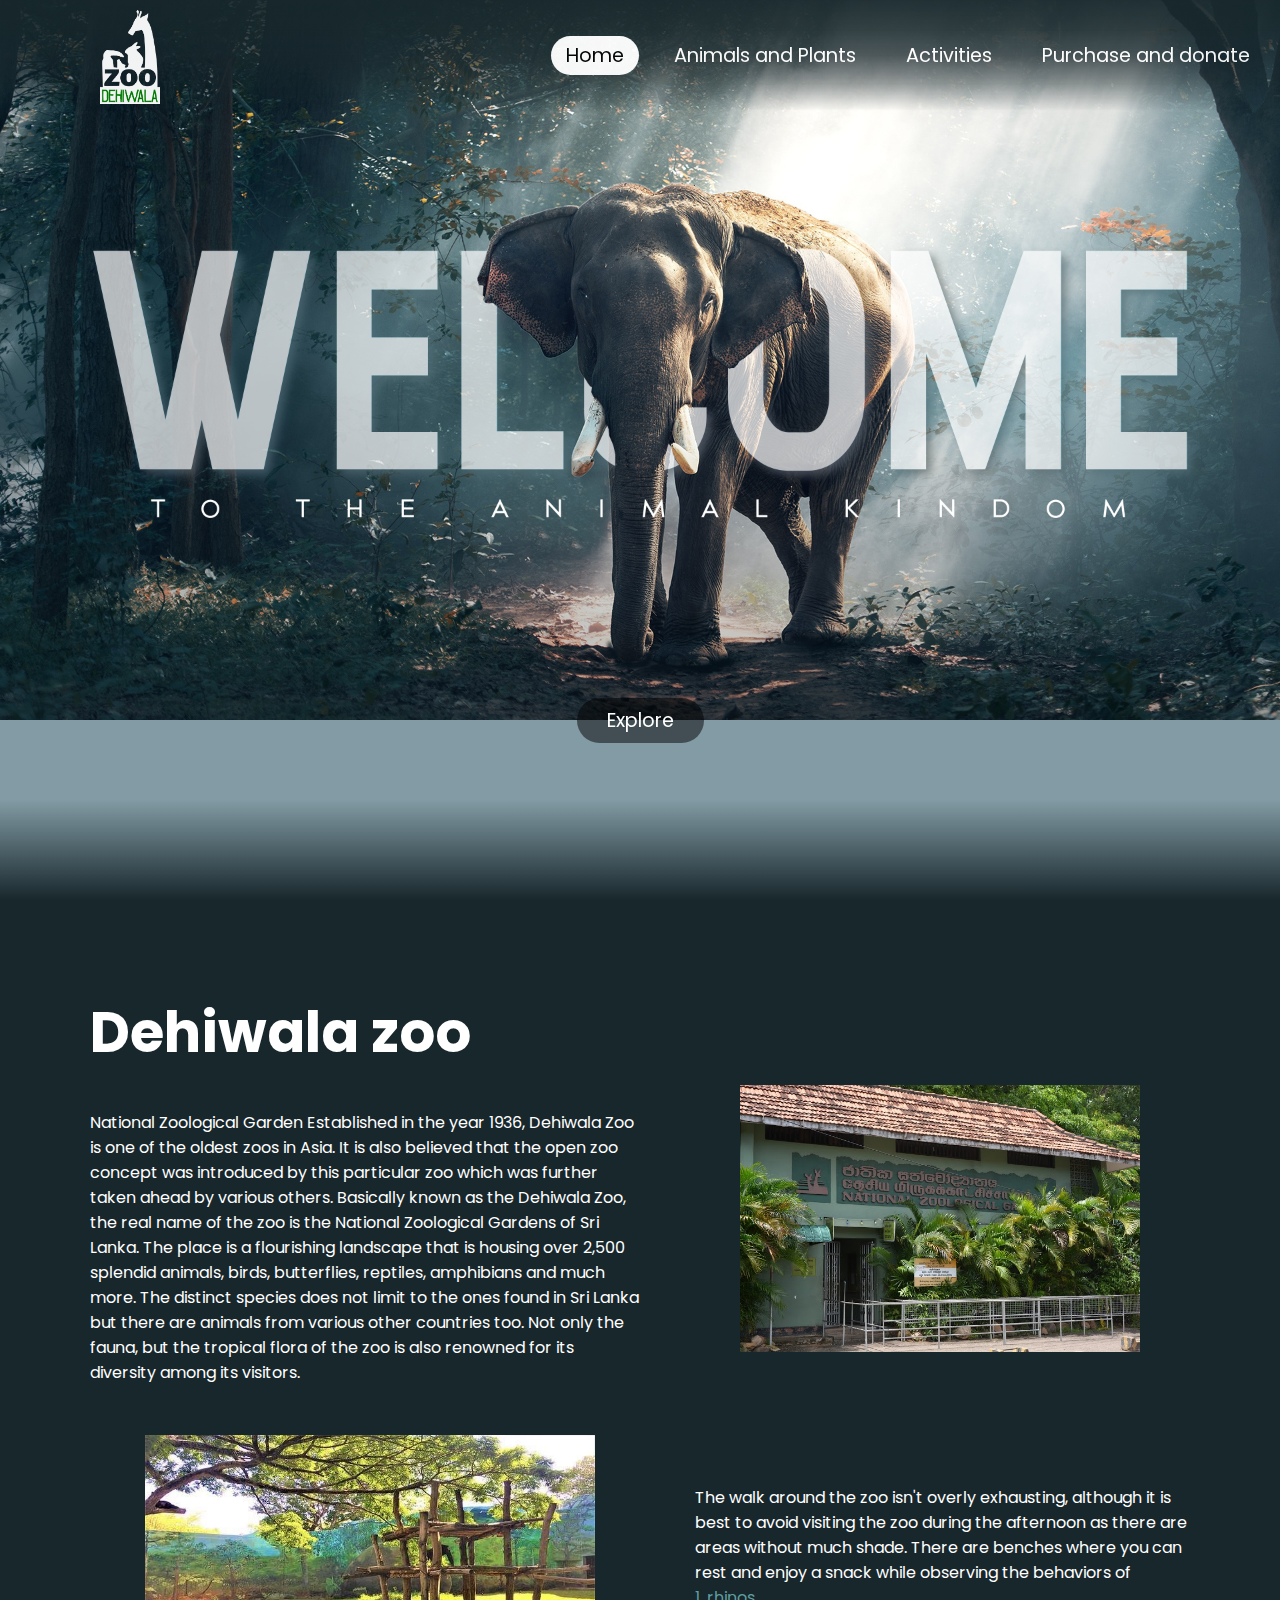
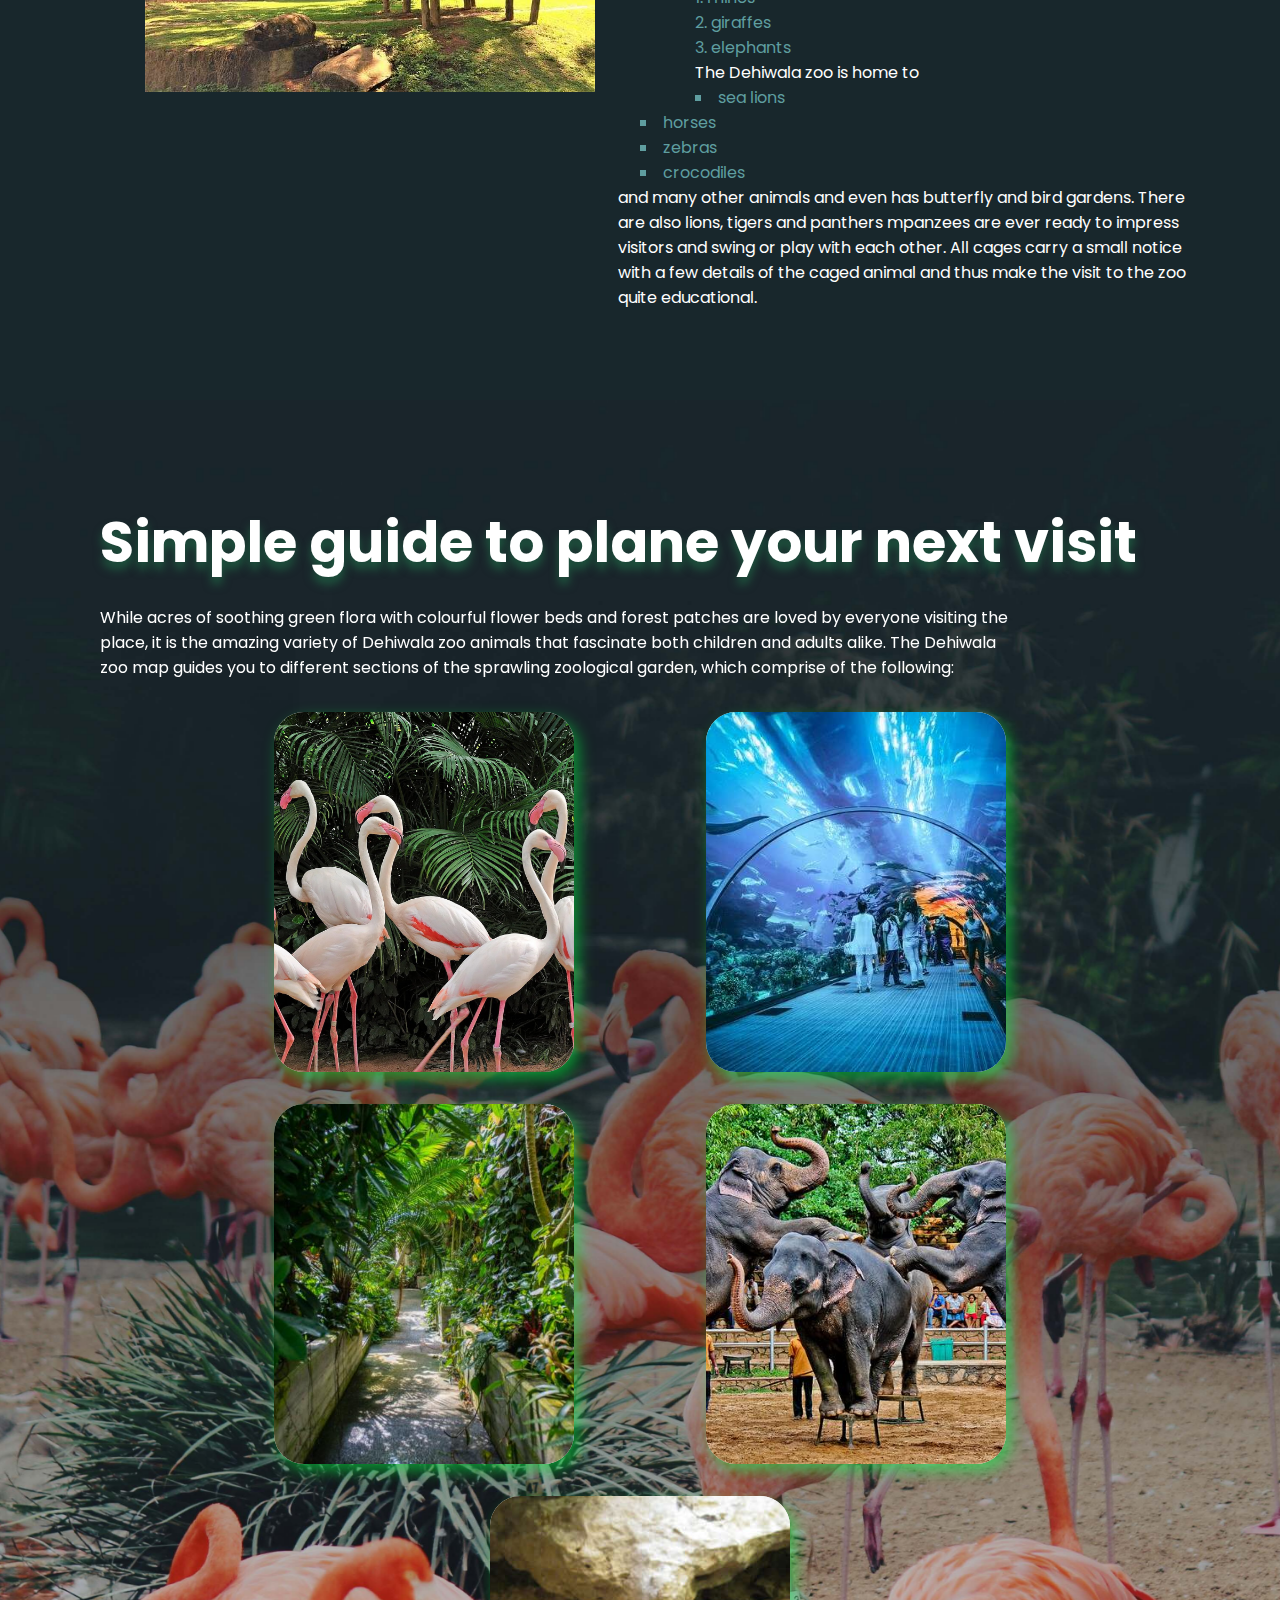
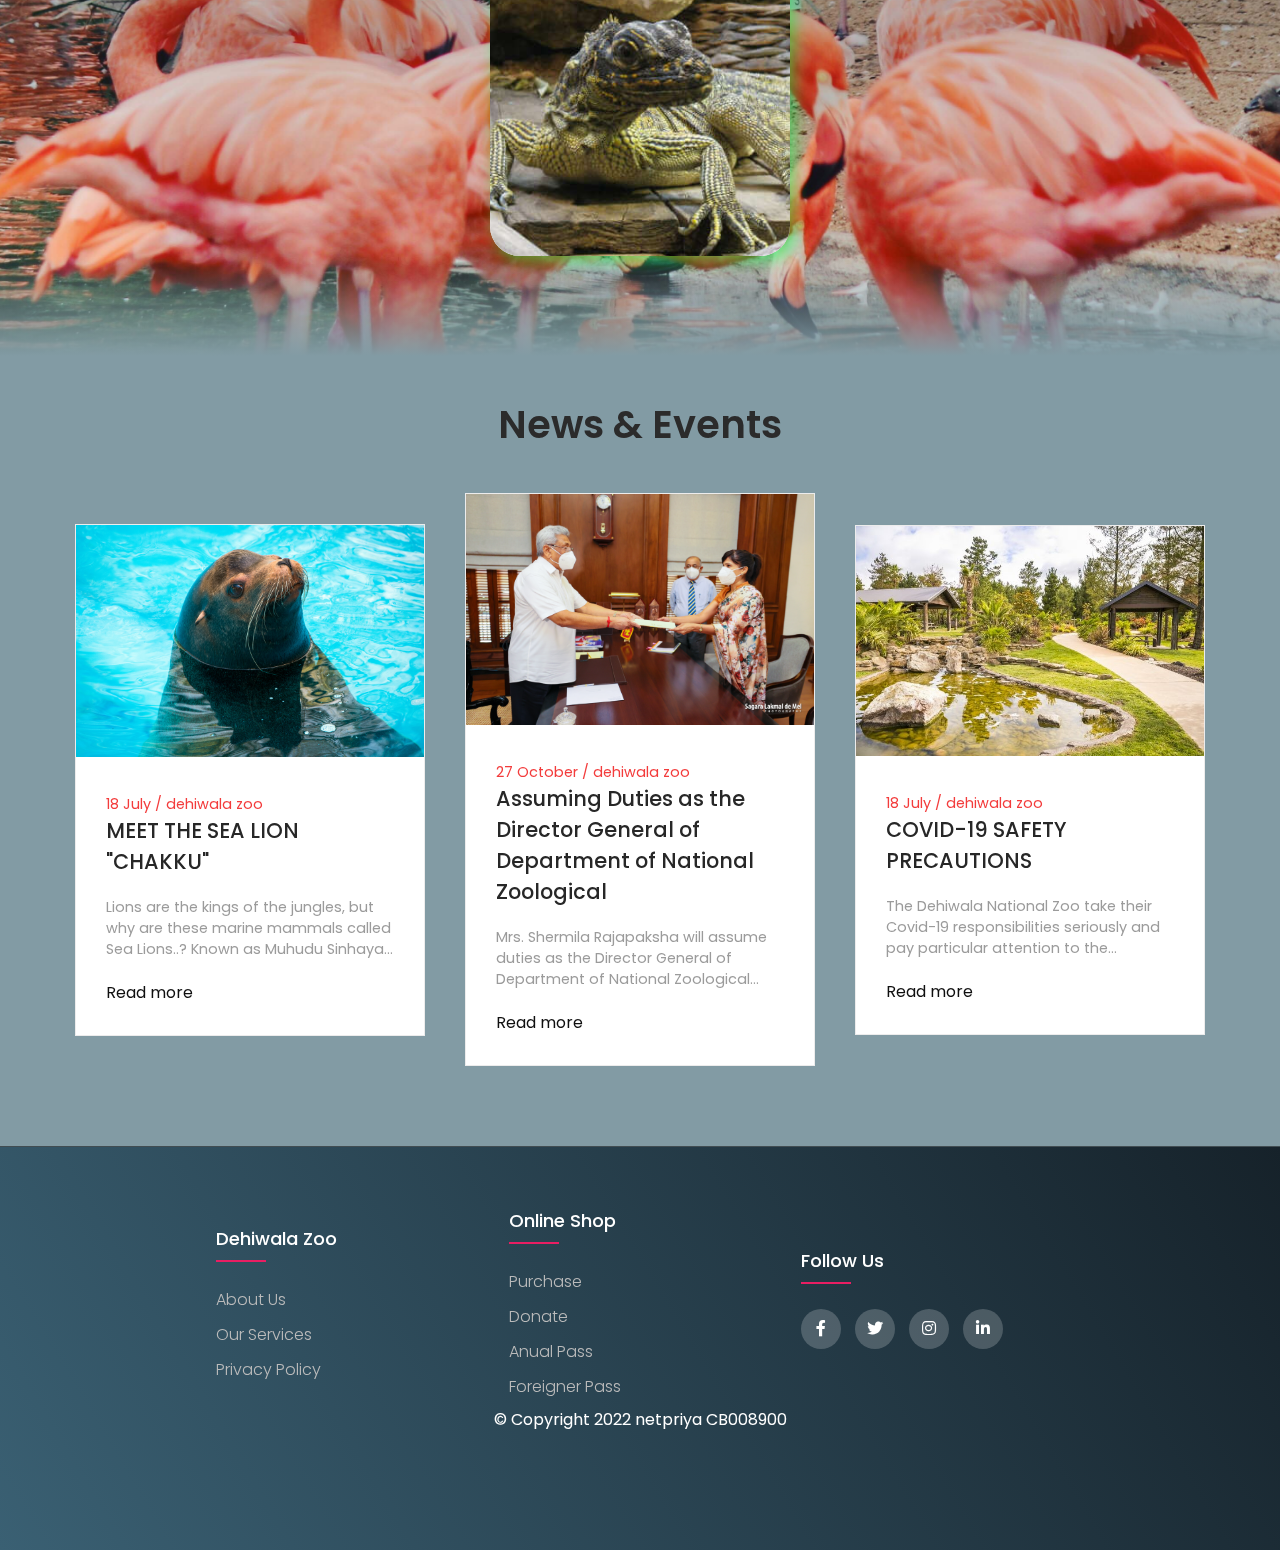
<file: index.html>
<!DOCTYPE html>
<html lang="en">
    <head>
        <meta charset="utf-8">
        <meta name="viweport" content="width=devise-width,initial-scale=1.0,maximum-scale=1.0,user-scalable=no,shrink-to-fit=no">
        <link rel="stylesheet" href="./css/style.css">
        <link rel="stylesheet" type="text/css" href="https://cdnjs.cloudflare.com/ajax/libs/font-awesome/5.15.1/css/all.min.css">
        <link rel="icon" href="images/LOGO white.png" type="image/x-icon" />
        </head>
        <body>
            <section class="header">
                <a href="index.html"><img id="logo" src="./images/LOGO white.png"></a>
                <nav>
                    
                    <div class="nav-links">
                        <ul>
                            <li><a href="#"class="active">Home</a></li>
                            <li><a href="./animals and plants.html">Animals and Plants</a></li>
                            <li><a href="./activities.html">Activities</a></li>
                            <li><a href="./comingsoon.html">Purchase and donate</a></li>
                            <li><a class="ctn" href="./contact us.html">Contact us</a></li>
                        </ul>
                    </div>
                    <div class="mobile-nav">
                        <ul>
                            <li><a href="#"><i class="fa fa-home"></i></a></li>
                            <li><a href="./animals and plants.html"><i class="fa fa-paw"></i></a></li>
                            <li><a href="./activities.html"><i class="fa fa-running"></i></a></li>
                            <li><a href="./comingsoon.html"><i class="fa fa-shopping-cart"></i></a></li>
                            <li><a href="./contact us.html"><i class="fa fa-phone-alt"></i></a></li>
                        </ul>
                    </div>
                </nav>
            </section>
            <section id="section1">
                <img src="./images/background.png" id="background">
                <img class="welcome"img src="./images/welcome.png" id="welcome">
                <a href="#about" id="btn">Explore</a> 
                <img src="./images/elephant face.png" id="face">
                <img src="./images/text.png" id="text">
            </section>
            <section id="section2">
            <div class="about" id="about">
                
                <h2>Dehiwala zoo</h2>
                <img src="./images/dehiwalazoo.jpg" id="dehiwalazoo"><br>
                <p id="one">
                     National Zoological Garden Established in the year 1936, Dehiwala Zoo is one of the oldest zoos in Asia. It is also believed that the open
                     zoo concept was introduced by this particular zoo which was further taken ahead by various others. Basically 
                     known as the Dehiwala Zoo, the real name of the zoo is the National Zoological Gardens of Sri Lanka. The place
                     is a flourishing landscape that is housing over 2,500 splendid animals, birds, butterflies, reptiles, amphibians
                     and much more. The distinct species does not limit to the ones found in Sri Lanka but there are animals from 
                     various other countries too. Not only the fauna, but the tropical flora of the zoo is also renowned for its 
                     diversity among its visitors.<br><br><br> 
                 </p>
                 <img src="./images/zooinside.jpg" id="zooinside"><br><br>
                 <p id="two">The walk around the zoo isn't overly exhausting, although it is
                      best to avoid visiting the zoo during the afternoon as there are areas without
                       much shade. There are benches where you can rest and enjoy a snack while
                        observing the behaviors of </p> 
                        <div class="list"><ol>
                            <li>rhinos</li>
                            <li>giraffes</li>  
                             <li>elephants</li>
                        </ol></div>
                    <p id="two">The Dehiwala zoo is home to 
                        <div class="list"><ul>
                            <li>sea lions</li>
                            <li>horses</li>
                            <li>zebras</li>
                            <li>crocodiles</li>
                        </ul> </div></p>
                       <p id="two"> and many other animals and 
                        even has butterfly and bird gardens. There are also lions, tigers and panthers 
                        mpanzees are ever ready to impress visitors and swing or play with each other. 
                        All cages carry a small notice with a few details of the caged animal and thus
                         make the visit to the zoo quite educational.</p> 
            </div>  
            </section>
            <section id="section3">
            <h3 >Simple guide to plane your next visit</h3>
            <p id="intro">While acres of soothing green flora with colourful flower
                 beds and forest patches are loved by everyone
                  visiting the place, it is the amazing variety of 
                  Dehiwala zoo animals that fascinate both children 
                  and adults alike. The Dehiwala zoo map guides you 
                  to different sections of the sprawling zoological
                   garden, which comprise of the following:</p>
            <div class="wrapper">
                    <div class="card">
                        <img src="./images/flemingowelcome.jpg">
                        <div class="info">
                            <h1>1. Walk-In Aviaries</h1>
                            <p>Youre greeted by the awesome group of flamingos as you
                                 enter this wonderful section allowing you a peek 
                                 into the colourful world... </p>
                            <a href="./animals and plants.html" class="btn1">Read More</a>
                        </div>
                    </div>
                    <div class="card">
                        <img src="./images/aquarium.jpg">
                        <div class="info">
                            <h1>2. Aquarium</h1>
                            <p>Divided into three major sections freshwater, marine
                                 and brackish water the aquarium is a huge hit amongst
                                  kids and the star attraction at the Dehiwala zoo. A 
                                  large variety of fish species endemic...</p>
                            <a href="./animals and plants.html" class="btn1">Read More</a>
                        </div>
                    </div>
                    <div class="card">
                        <img src="./images/butterflyhouse.jpg">
                        <div class="info">
                            <h1>3. Butterfly Garden</h1>
                            <p>What can be more beautiful to young inquisitive 
                                eyes than the sight of colourful butterflies 
                                fluttering about in a pretty landscaped garden 
                                with a stream...</p>
                            <a href="./animals and plants.html" class="btn1">Read More</a>
                        </div>
                    </div>
                    <div class="card">
                        <img src="./images/elephantdance.jpg">
                        <div class="info">
                            <h1>4. Elephant Show</h1>
                            <p>The Dehiwala zoo is home to not just Asian but 
                                also African elephants so that the children get 
                                a chance to understand the difference between 
                                both species. Of...</p>
                            <a href="./animals and plants.html" class="btn1">Read More</a>
                        </div>
                    </div>
                        <div class="card">
                            <img src="./images/Reptilium Section.jpg">
                            <div class="info">
                                <h1>5. Reptilium Section</h1>
                                <p>The Galpagos Giant Tortoise and crocodiles
                                     welcome visitors to the Reptilium section
                                      of Dehiwala zoo which exhibits around 32 
                                      endemic and foreign...</p>
                                <a href="./animals and plants.html" class="btn1">Read More</a>
                            </div>
                        </div>
                </div>
            </section>
            <section id="blog">
                <div class="blog-heading">
                    <h5>News & Events</h5>
                </div>
                <div class="blog-container">
                    <div class="blog-box">
                        <div class="blog-img">
                            <img src="./images/chakku.jpg" alt="blog">
                        </div>
                        <div class="blog-text">
                            <span>18 July / dehiwala zoo</span>
                            <a href="#" class="blog-title">MEET THE SEA LION "CHAKKU"</a>
                            <p>Lions are the kings of the jungles, but why are these marine mammals called Sea Lions..? Known as Muhudu Sinhaya in Sinhala, this strange name grabs the attention of the zoo visitors who flock to the arena at the entrance to the Aquarium to witness the performances of Chakku and Karl - Colombo Zoo’s pair of sea lions. They are very intelligent and play many tricks in front of you. It is amazing, how they so obediently act on their master's commands. Playing with the ball is their favourite game and they also like to swim the length of the small pond to show acrobatic skills. After the show, the sea lion would shake hands with the masters and say goodbye to the audience before they go into their dens, located inside.
                            </p>
                            <a href="./activities.html">Read more</a>
                        </div>
                    </div>
                    <div class="blog-box">
                        <div class="blog-img">
                            <img src="./images/directornews.jpg" alt="blog">
                        </div>
                        <div class="blog-text">
                            <span>27 October / dehiwala zoo</span>
                            <a href="#" class="blog-title">Assuming Duties as the Director General of Department of National Zoological</a>
                            <p>Mrs. Shermila Rajapaksha will assume duties as the Director General of Department of National Zoological Gardens from tomorrow 28.10.2021. 

She is an accounting professional with related qualifications from ICASL and CIMA. Having obtained her  Bachelors degree B.Sc (Hons) in Accountancy and Financial Management from University of Sri Jayewardenepura she has also obtained her Masters degree in Business Administration(MBA) from University of Colombo.  She has over 20 years of commercial sector experience at different capacities in various multinational organisations such as CIMA, E&Y and WNS. She has furthered her career in lecturering, corporate training and consulting SMEs during the past 9 years.

Moreover, she has rendered her service as the Social Media head at President's Media Unit.</p>
                            <a href="#">Read more</a>
                        </div>
                    </div>
                    <div class="blog-box">
                        <div class="blog-img">
                            <img src="./images/zoocovid.jpg" alt="blog">
                        </div>
                        <div class="blog-text">
                            <span>18 July / dehiwala zoo</span>
                            <a href="#" class="blog-title">COVID-19 SAFETY PRECAUTIONS</a>
                            <p>The Dehiwala National Zoo take their Covid-19 responsibilities seriously and pay particular attention to the protection of their guests, staff and animals from the potential of COVID-19 infection.

                                As such, we ask that any guests or visitors who have visited or been in contact with anyone with COVID 19 postpone their booking or visit until at least 14 days post their contact.
                                
                                We also strongly request that any person displaying symptoms of COVID-19 refrain from visiting until obtaining a negative COVID-19 test.
                                
                                What changes have we made to keep you safe?
                                
                                Zoo Visitation
                                
                                Extra sanitising stations are available across the site
                                We are encouraging tickets to be purchased online
                                The Adventure Trail around the site will be encouraged to promote smooth traffic flow and reduce grouping
                                Food service outlets will be operating with separate entry and exit points, and we encourage cashless transactions
                                Limits on the number of guests in indoor spaces will also be applied. Please be patient
                                Keeper talks will remain postponed to avoid grouping
                                A third entry point will be opened to spread out visitor arrivals
                                The animals and staff are excited to welcome back all visitors and ask that everyone assists us to maintain a safe environment for all by maintaining social distancing and good personal hygiene.
                                
                                Tours and encounters
                                
                                In line with the above, guests and visitors may be required to wear facemasks at certain times during a tour if close contact with an animal or guide occurs, or for some encounters with more vulnerable species such as meerkats and cheetahs. Where possible guests and visitors will be given a mask-free photo opportunity, at a safe distance on each tour and encounter. This will be at the guides/keeper's discretion.
                                
                                 
                                
                                WOW Tour, Meerkat and Cheetah Encounters due to the closeness of these encounters and sections of the WOW tour, along with the vulnerability of the species to COVID-19, guests and visitors must be double vaccinated to participate.
                                
                                See you at the zoo!</p>
                            <a href="./activities.html">Read more</a>
                        </div>
                    </div>
                </div>
            </section>
            <footer class="footer">
                <div class="footer-container">
                    <div class="row">
                        <div class="footer-col">
                            <h4>Dehiwala zoo</h4>
                            <ul>
                                <li><a href="#about">about us</a></li>
                                <li><a href="./activities.html">our services</a></li>
                                <li><a href="#">privacy policy</a></li>
                            </ul>
                        </div>
                        <div class="footer-col">
                            <h4>online shop</h4>
                            <ul>
                                <li><a href="./comingsoon.html">purchase</a></li>
                                <li><a href="./comingsoon.html">donate</a></li>
                                <li><a href="./comingsoon.html">anual pass</a></li>
                                <li><a href="./comingsoon.html">foreigner Pass</a></li>
                            </ul>
                        </div>
                        <div class="footer-col">
                            <h4>follow us</h4>
                            <div class="social-links">
                                <a href="https://web.facebook.com/N.Z.G.D.S/?_rdc=1&_rdr"><i class="fab fa-facebook-f"></i></a>
                                <a href="https://twitter.com/sri_zoo"><i class="fab fa-twitter"></i></a>
                                <a href="https://www.instagram.com/explore/locations/279089895/national-zoological-gardens-of-sri-lanka/?hl=en"><i class="fab fa-instagram"></i></a>
                                <a href="https://www.linkedin.com/in/zoo-dehiwala-259467150/?originalSubdomain=lk"><i class="fab fa-linkedin-in"></i></a>
                            </div>
                        </div>
                        <div class="copyrightText">
                            <p>&copy; Copyright 2022 netpriya CB008900</p>
                        </div>
                    </div>
                </div>
           </footer>
        </body>
</html>
</file>
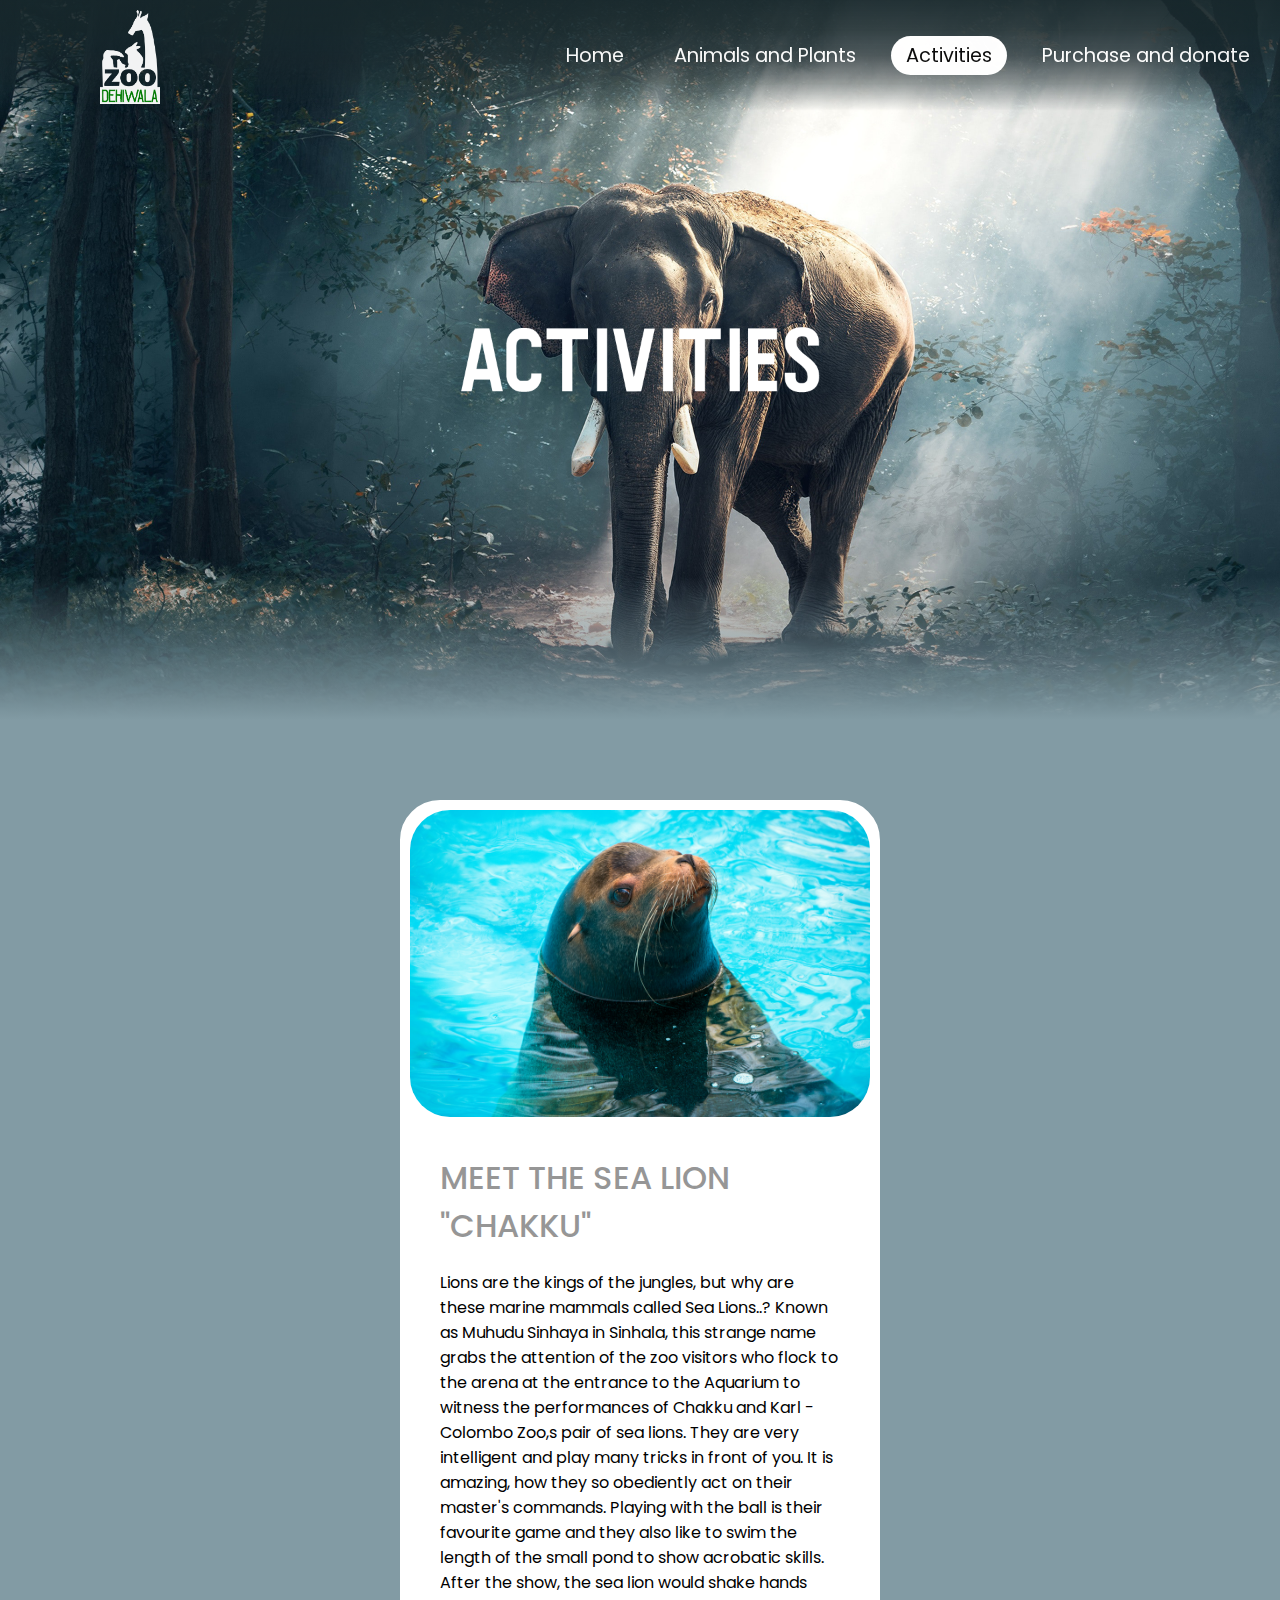
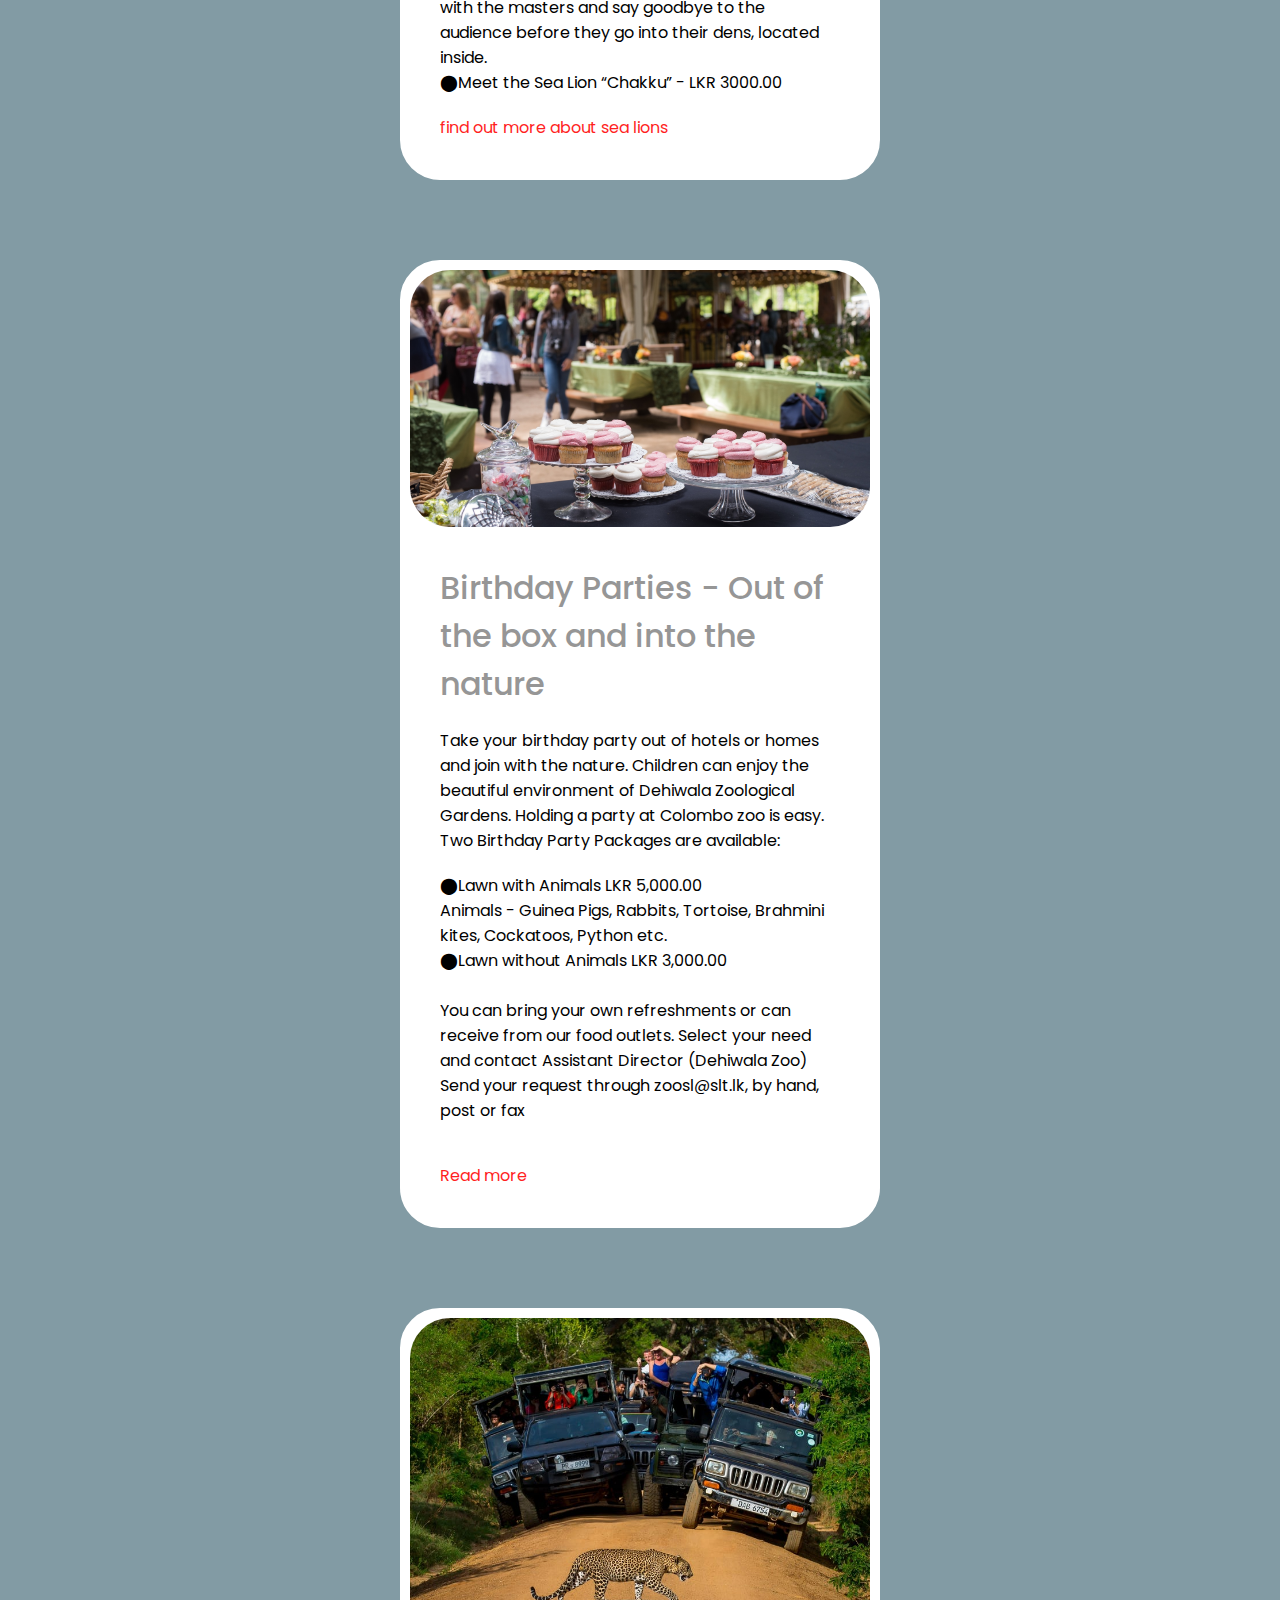
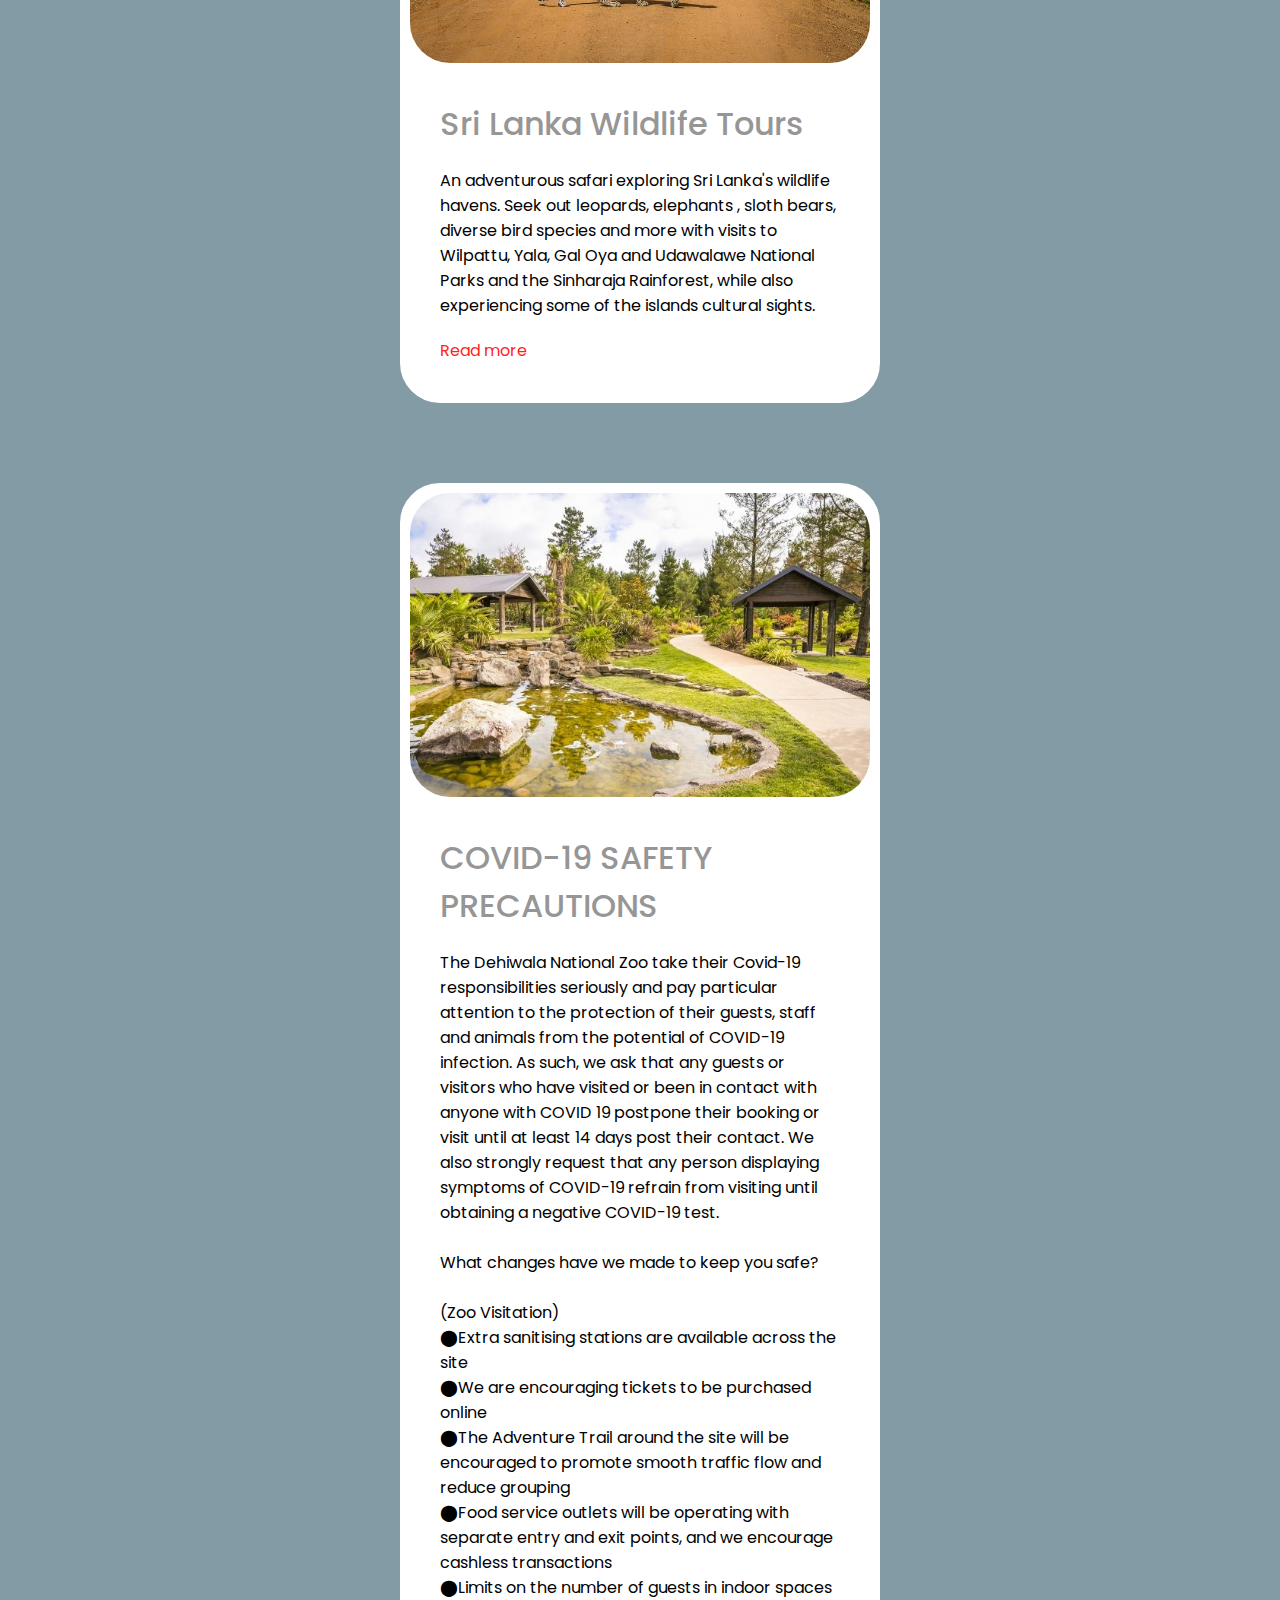
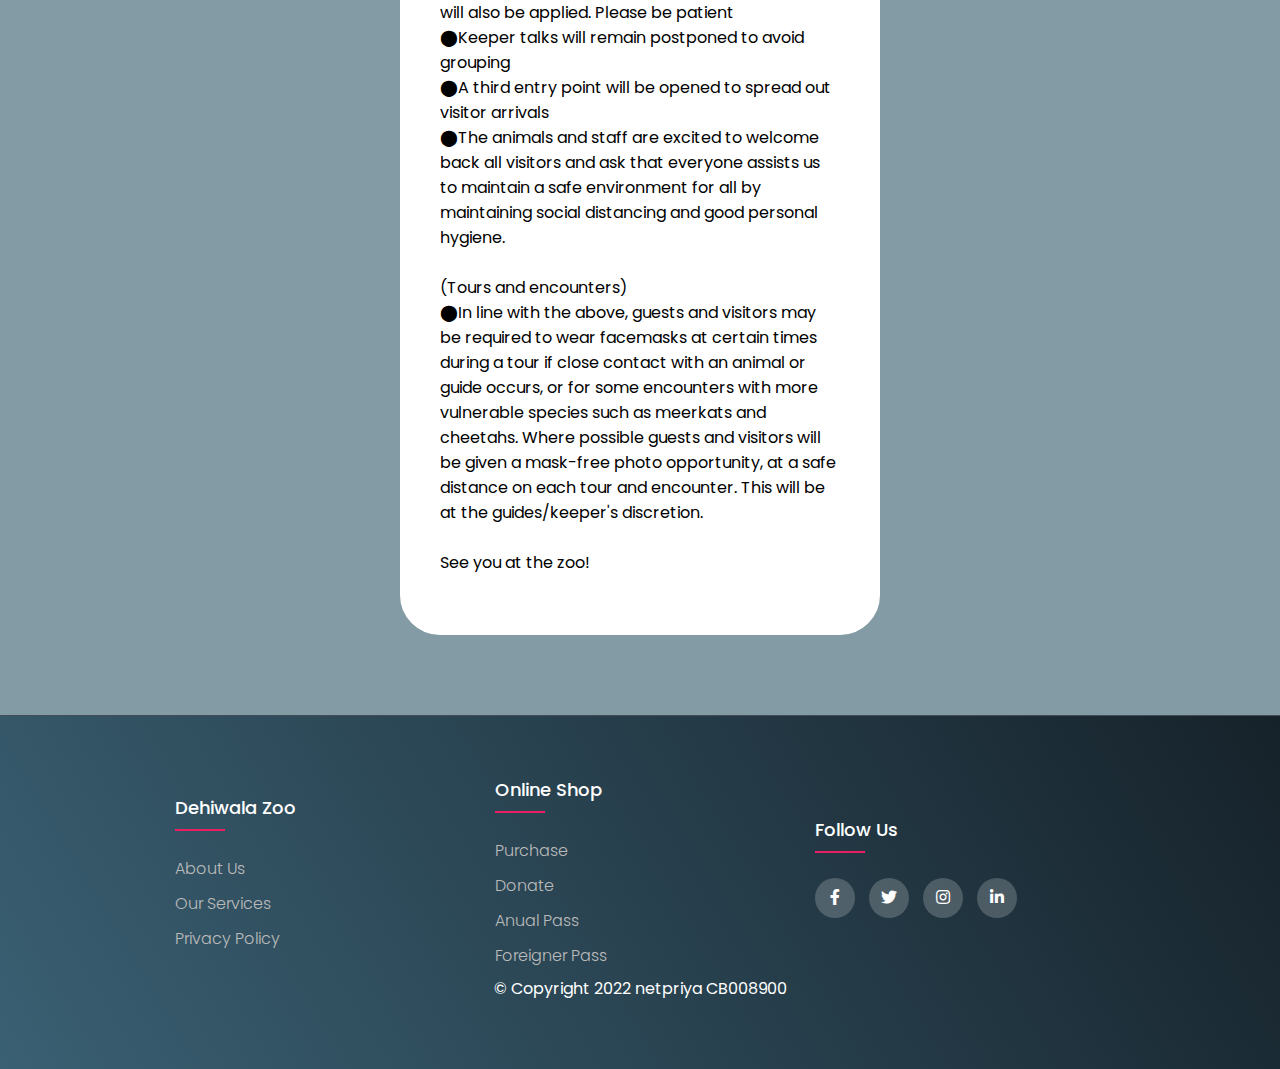
<file: activities.html>
<!DOCTYPE html>
<html lang="en">
    <head>
        <meta charset="utf-8">
        <meta name="viweport" content="width=devise-width,initial-scale=1.0,maximum-scale=1.0,user-scalable=no,shrink-to-fit=no">
        <link rel="stylesheet" href="./css/style.css">
        <link rel="stylesheet" type="text/css" href="https://cdnjs.cloudflare.com/ajax/libs/font-awesome/5.15.1/css/all.min.css">
        <link rel="icon" href="images/LOGO white.png" type="image/x-icon" />
    </head>
        <body>
            <section class="header">
                <a href="index.html"><img id="logo" src="./images/LOGO white.png"></a>
                <nav>
                    
                    <div class="nav-links">
                        <ul>
                            <li><a href="./index.html">Home</a></li>
                            <li><a href="./animals and plants.html">Animals and Plants</a></li>
                            <li><a href="#"class="active">Activities</a></li>
                            <li><a href="./comingsoon.html">Purchase and donate</a></li>
                            <li><a class="ctn" href="./contact us.html">Contact us</a></li>
                        </ul>
                    </div>
                    <div class="mobile-nav">
                        <ul>
                            <li><a href="./index.html"><i class="fa fa-home"></i></a></li>
                            <li><a href="./animals and plants.html"><i class="fa fa-paw"></i></a></li>
                            <li><a href="#"><i class="fa fa-running"></i></a></li>
                            <li><a href="./comingsoon.html"><i class="fa fa-shopping-cart"></i></a></li>
                            <li><a href="./contact us.html"><i class="fa fa-phone-alt"></i></a></li>
                        </ul>
                    </div>
                </nav>
            </section>
            <section class="activities-sub-header">
            </section>
            <section class="blog">
              <div class="a-blog-container">
                  <div class="a-blog-box">
                      <div class="a-blog-img">
                          <img src="./images/chakku.jpg" alt="blog">
                      </div>
                      <div class="a-blog-text">
                          <a href="#" class="a-blog-title">MEET THE SEA LION "CHAKKU"</a>
                          <p>Lions are the kings of the jungles, but why are these marine mammals called Sea Lions..?
                               Known as Muhudu Sinhaya in Sinhala, this strange name grabs the attention of the zoo 
                               visitors who flock to the arena at the entrance to the Aquarium to witness the 
                               performances of Chakku and Karl - Colombo Zoo,s pair of sea lions. They are very 
                               intelligent and play many tricks in front of you. It is amazing, how they so 
                               obediently act on their master's commands. Playing with the ball is their
                                favourite game and they also like to swim the length of the small pond to
                                 show acrobatic skills. After the show, the sea lion would shake hands with 
                                 the masters and say goodbye to the audience before they go into their dens,
                                  located inside.<br>&#11044;Meet the Sea Lion “Chakku” - LKR 3000.00
                          </p>
                          <a href="./blog1.html">find out more about sea lions</a>
                      </div>
                  </div>
              </div>
              <div class="a-blog-container">
                <div class="a-blog-box">
                    <div class="a-blog-img">
                        <img src="./images/birthday.jpg" alt="blog">
                    </div>
                    <div class="a-blog-text">
                        <a href="#" class="a-blog-title">Birthday Parties - Out of the box and into the nature</a>
                        <p>Take your birthday party out of hotels or homes and join with the nature. Children can 
                            enjoy the beautiful environment 
                          of Dehiwala  Zoological Gardens.
                          Holding a party at Colombo zoo is easy.
                          Two Birthday Party Packages are available:<br>
                          <ul>
                            <li>&#11044;Lawn with Animals LKR 5,000.00</li>
                            Animals - Guinea Pigs, Rabbits, Tortoise, Brahmini kites, Cockatoos, Python etc.
                            <li>&#11044;Lawn without Animals LKR 3,000.00</li>
                          </ul><br>
                          You can bring your own refreshments or can receive from our food outlets.
                          Select your need and contact Assistant Director (Dehiwala Zoo)
                          Send your request through zoosl@slt.lk, by hand, post or fax
                        </p>
                        <a href="http://nationalzoo.gov.lk/zoo/activities/">Read more</a>
                    </div>
                </div>
            </div>
            <div class="a-blog-container">
                <div class="a-blog-box">
                    <div class="a-blog-img">
                        <img src="./images/safari.jfif" alt="blog">
                    </div>
                    <div class="a-blog-text">
                        <a href="#" class="a-blog-title">Sri Lanka Wildlife Tours</a>
                        <p>An adventurous safari exploring Sri Lanka's wildlife havens. Seek out leopards, elephants
                            , sloth bears, diverse bird species and more with visits to Wilpattu, Yala, Gal Oya and
                             Udawalawe National Parks and the Sinharaja Rainforest, while also experiencing some of 
                             the islands cultural sights.
                        </p>
                        <a href="https://www.srilankansafari.com/">Read more</a>
                    </div>
                </div>
            </div>
            <div class="a-blog-container">
                <div class="a-blog-box">
                    <div class="a-blog-img">
                        <img src="./images/zoocovid.jpg" alt="blog">
                    </div>
                    <div class="a-blog-text">
                        <a href="#" class="a-blog-title">COVID-19 SAFETY PRECAUTIONS</a>
                        <p>The Dehiwala National Zoo take their Covid-19 responsibilities seriously and pay particular attention to the protection of their guests, staff and animals from the potential of COVID-19 infection.

                            As such, we ask that any guests or visitors who have visited or been in contact with anyone with COVID 19 postpone their booking or visit until at least 14 days post their contact.
                            
                            We also strongly request that any person displaying symptoms of COVID-19 refrain from visiting until obtaining a negative COVID-19 test.<br><br>
                            
                            What changes have we made to keep you safe?<br><br>
                            
                            (Zoo Visitation)<br>
                            
                            &#11044;Extra sanitising stations are available across the site<br>
                            &#11044;We are encouraging tickets to be purchased online<br>
                            &#11044;The Adventure Trail around the site will be encouraged to promote smooth traffic flow and reduce grouping<br>
                            &#11044;Food service outlets will be operating with separate entry and exit points, and we encourage cashless transactions<br>
                            &#11044;Limits on the number of guests in indoor spaces will also be applied. Please be patient<br>
                            &#11044;Keeper talks will remain postponed to avoid grouping<br>
                            &#11044;A third entry point will be opened to spread out visitor arrivals<br>
                            &#11044;The animals and staff are excited to welcome back all visitors and ask that everyone assists us to maintain a safe environment for all by maintaining social distancing and good personal hygiene.<br><br>
                            
                            (Tours and encounters)<br>
                            
                            &#11044;In line with the above, guests and visitors may be required to wear facemasks at certain times during a tour if close contact with an animal or guide occurs, or for some encounters with more vulnerable species such as meerkats and cheetahs. Where possible guests and visitors will be given a mask-free photo opportunity, at a safe distance on each tour and encounter. This will be at the guides/keeper's discretion.<br><br>
                            See you at the zoo!
                        </p>
                    </div>
                </div>
            </div>
          </section>
            <footer class="footer">
                    <div class="row">
                        <div class="footer-col">
                            <h4>Dehiwala zoo</h4>
                            <ul>
                                <li><a href="#about">about us</a></li>
                                <li><a href="./activities.html">our services</a></li>
                                <li><a href="#">privacy policy</a></li>
                            </ul>
                        </div>
                        <div class="footer-col">
                            <h4>online shop</h4>
                            <ul>
                                <li><a href="./comingsoon.html">purchase</a></li>
                                <li><a href="./comingsoon.html">donate</a></li>
                                <li><a href="./comingsoon.html">anual pass</a></li>
                                <li><a href="./comingsoon.html">foreigner Pass</a></li>
                            </ul>
                        </div>
                        <div class="footer-col">
                            <h4>follow us</h4>
                            <div class="social-links">
                                <a href="https://web.facebook.com/N.Z.G.D.S/?_rdc=1&_rdr"><i class="fab fa-facebook-f"></i></a>
                                <a href="https://twitter.com/sri_zoo"><i class="fab fa-twitter"></i></a>
                                <a href="https://www.instagram.com/explore/locations/279089895/national-zoological-gardens-of-sri-lanka/?hl=en"><i class="fab fa-instagram"></i></a>
                                <a href="https://www.linkedin.com/in/zoo-dehiwala-259467150/?originalSubdomain=lk"><i class="fab fa-linkedin-in"></i></a>
                            </div>
                        </div>
                        <div class="copyrightText">
                            <p>&copy; Copyright 2022 netpriya CB008900</p>
                        </div>
                    </div>
           </footer>
        </body>
</html>
</file>
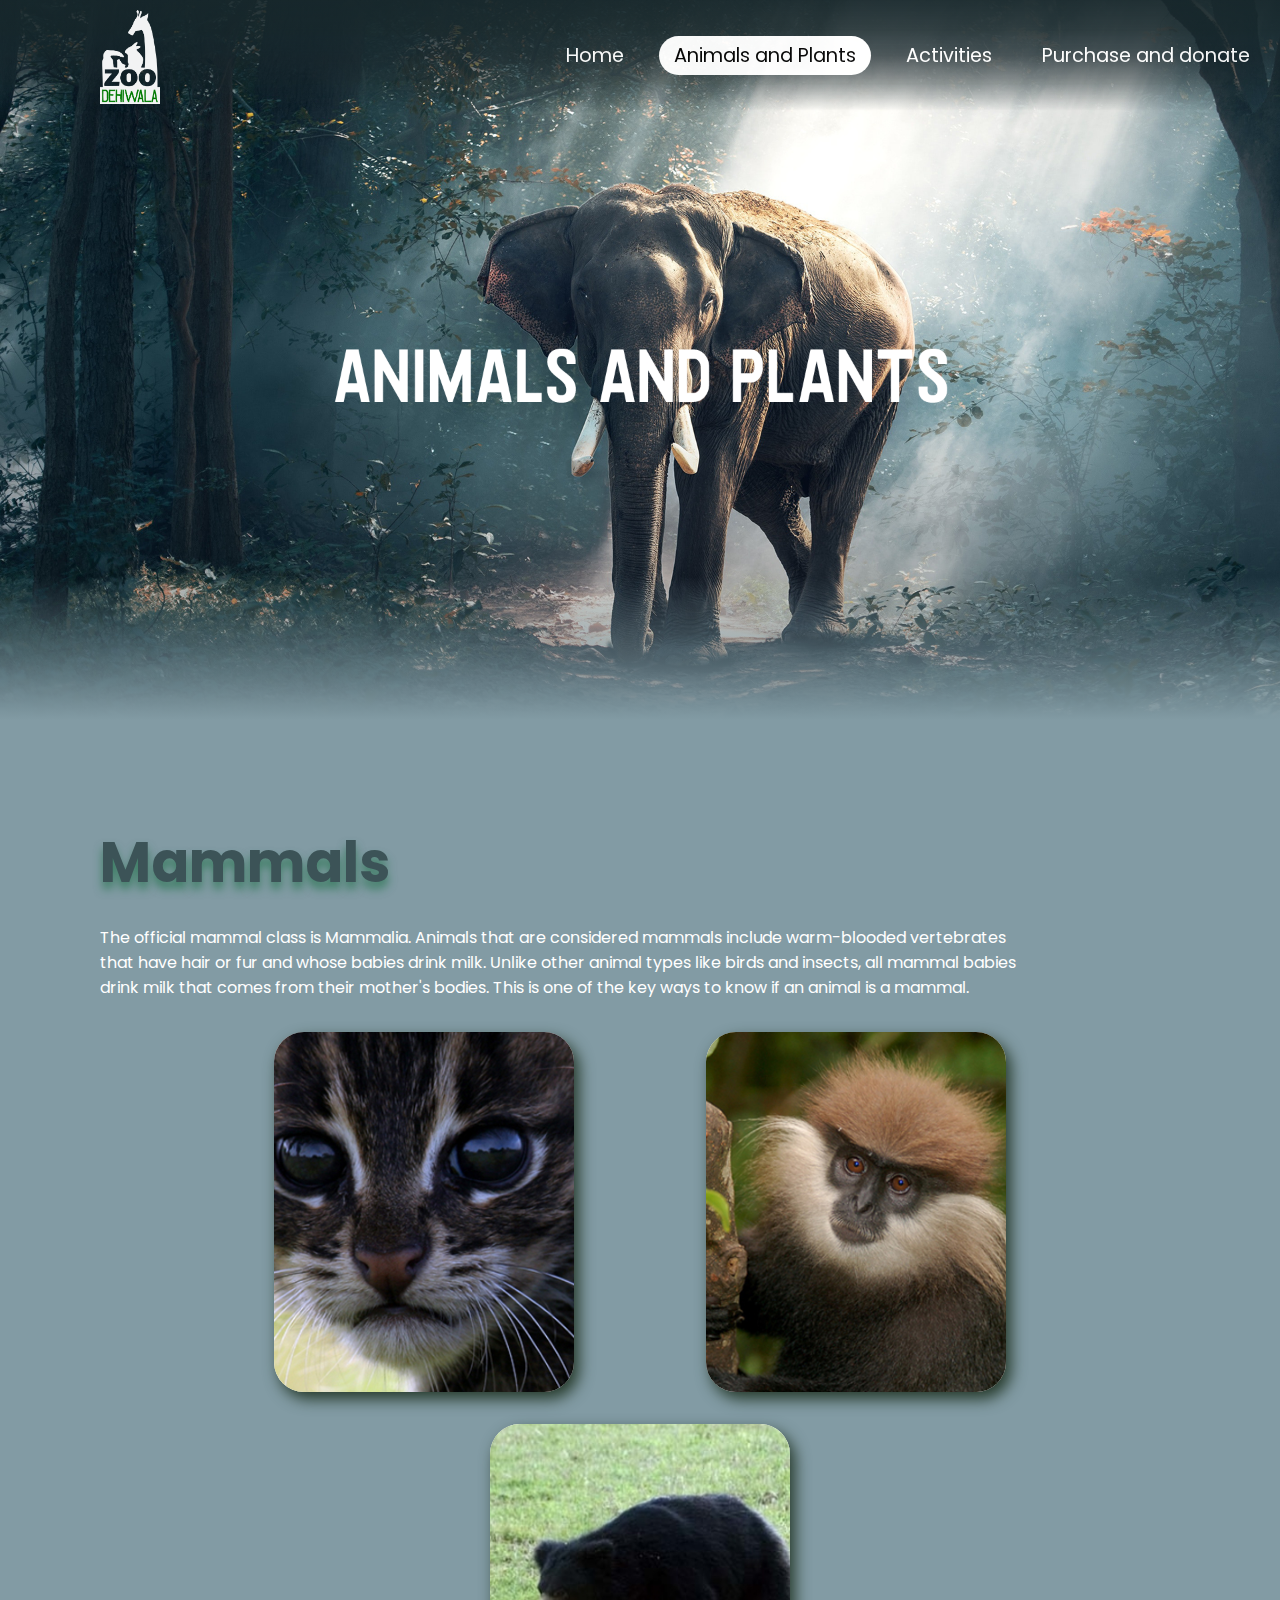
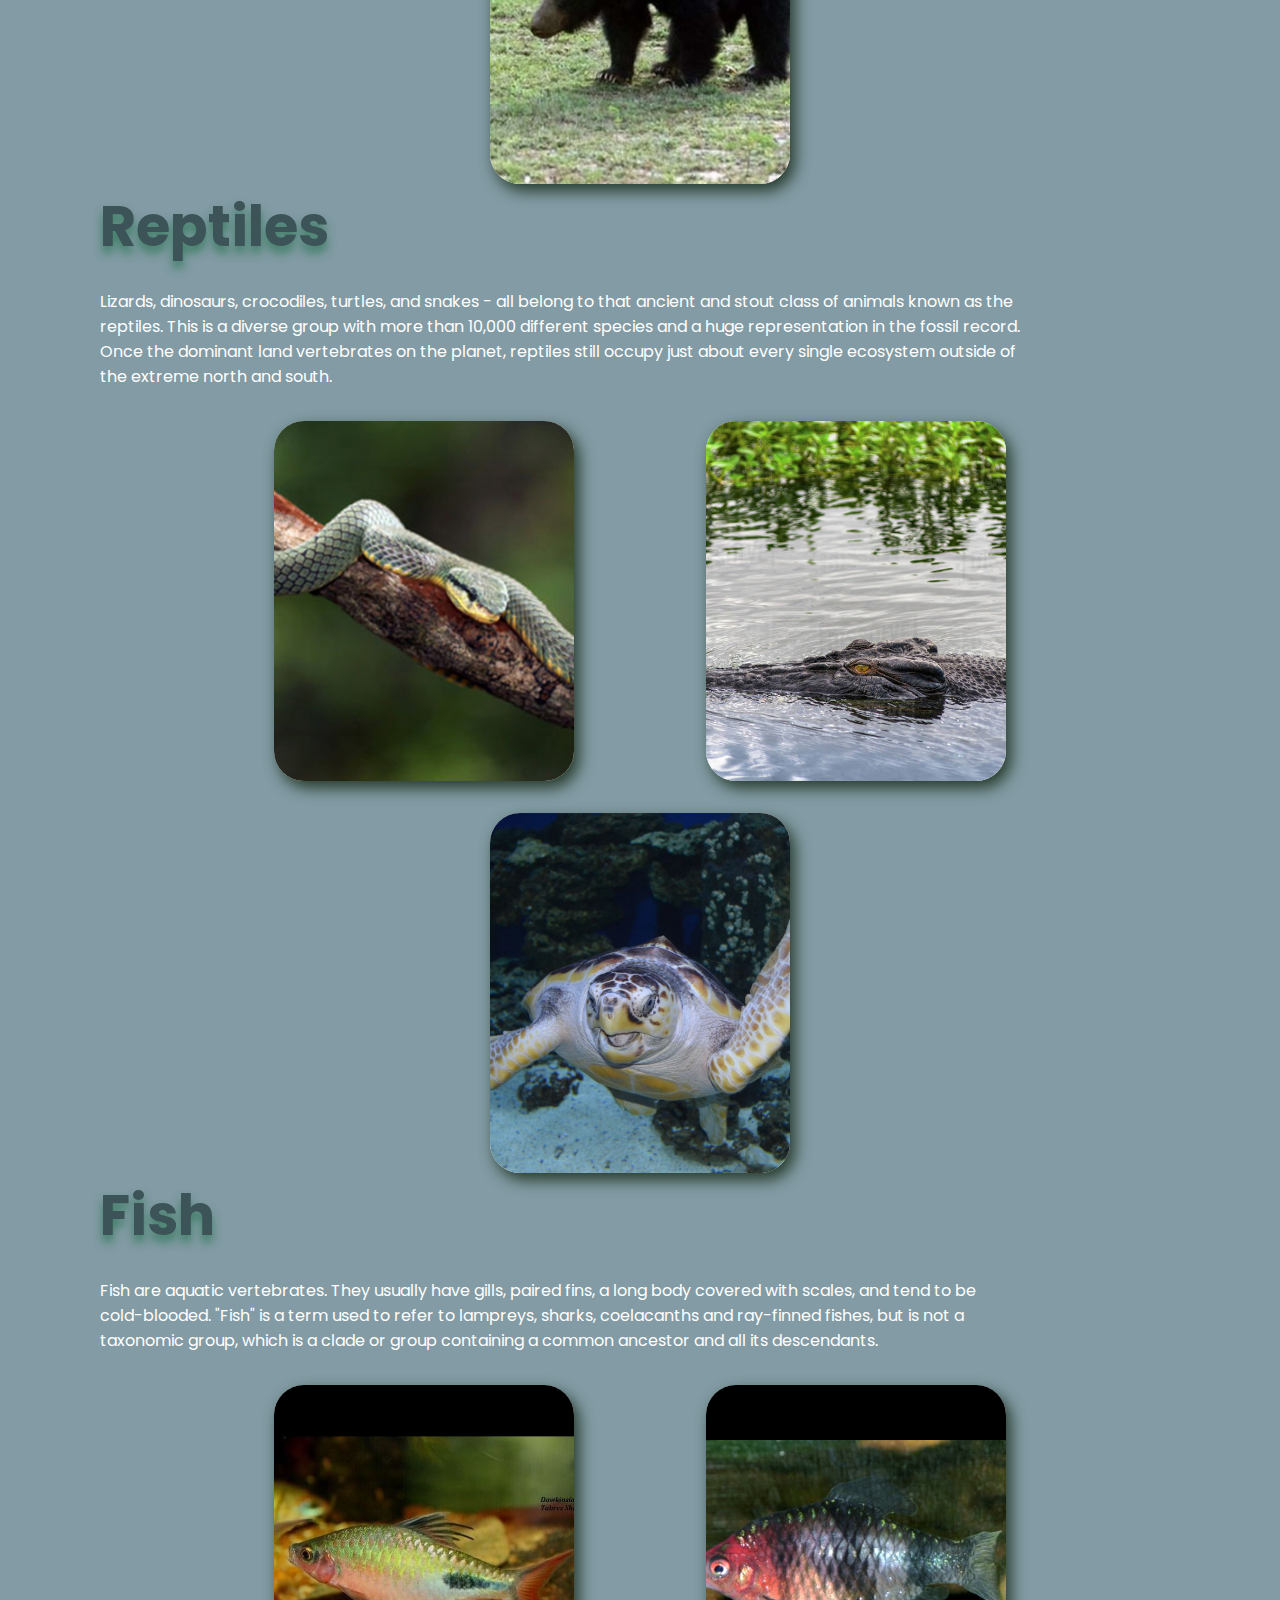
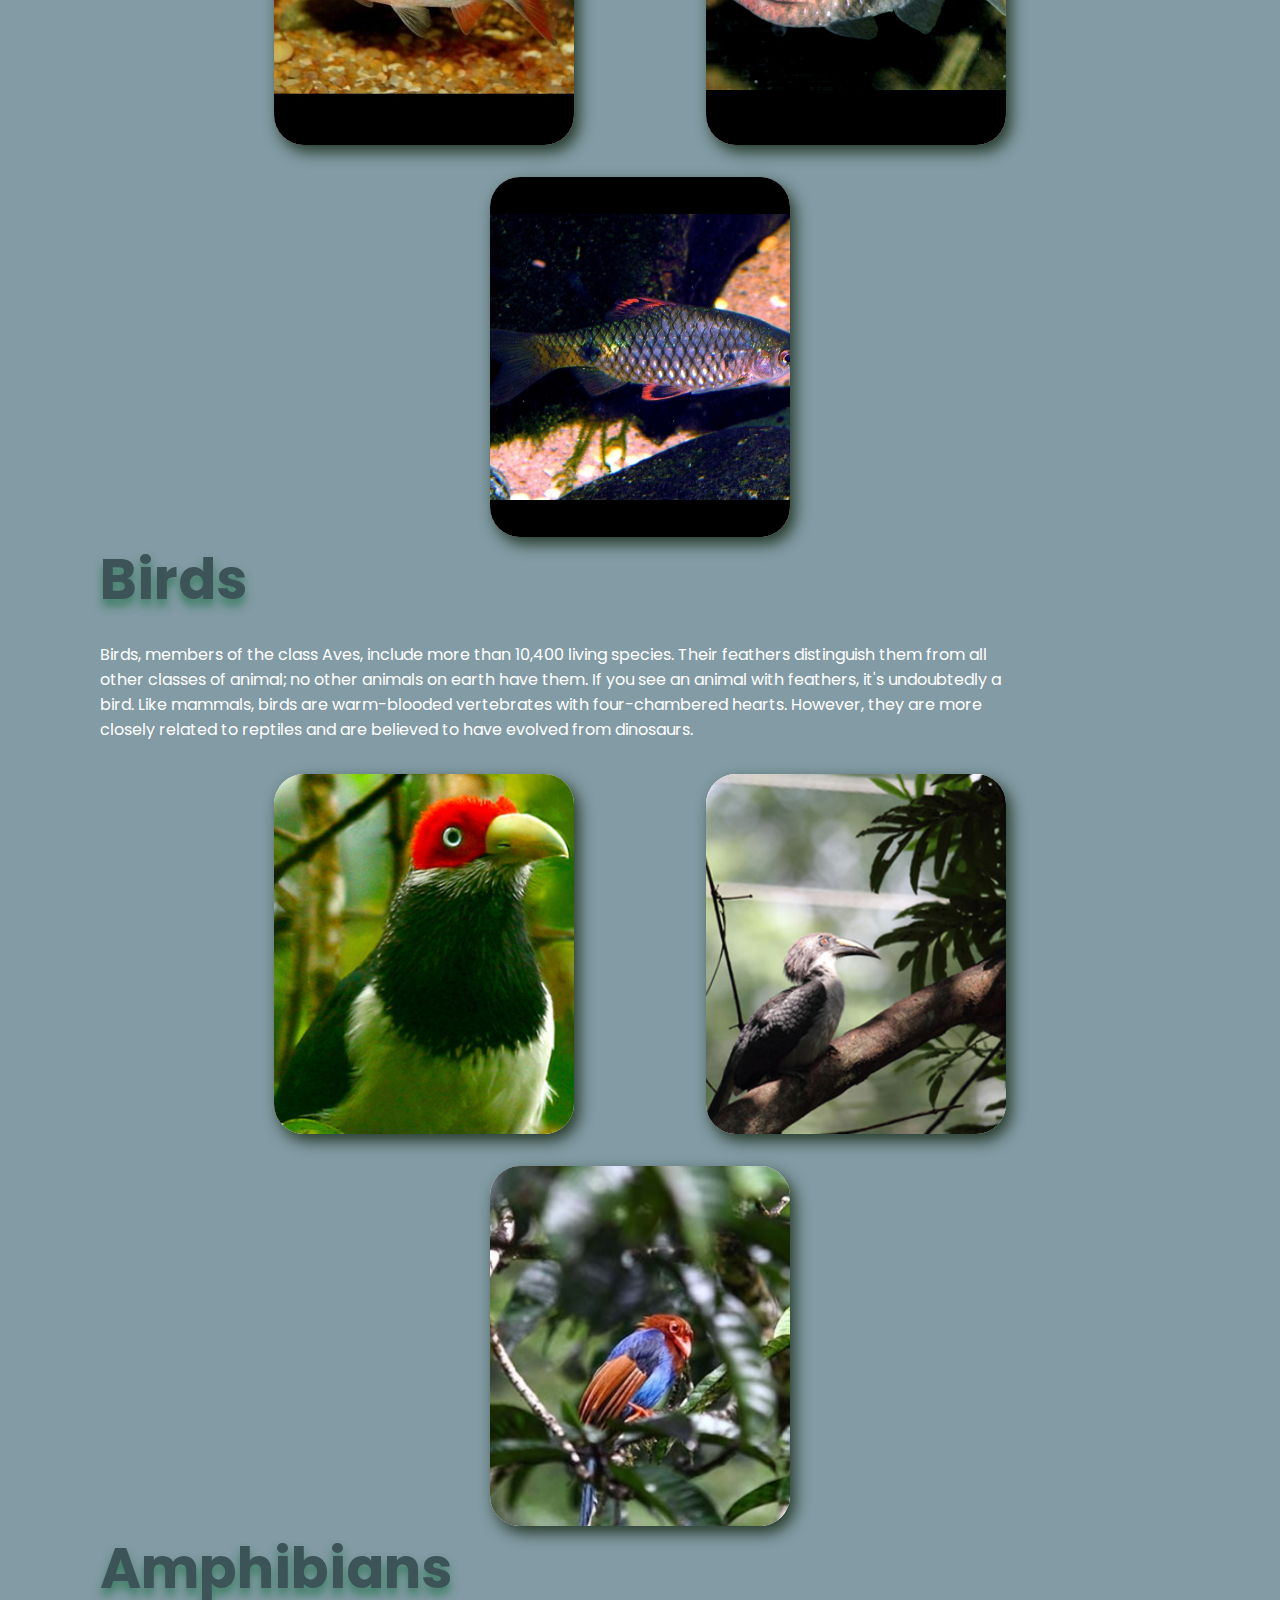
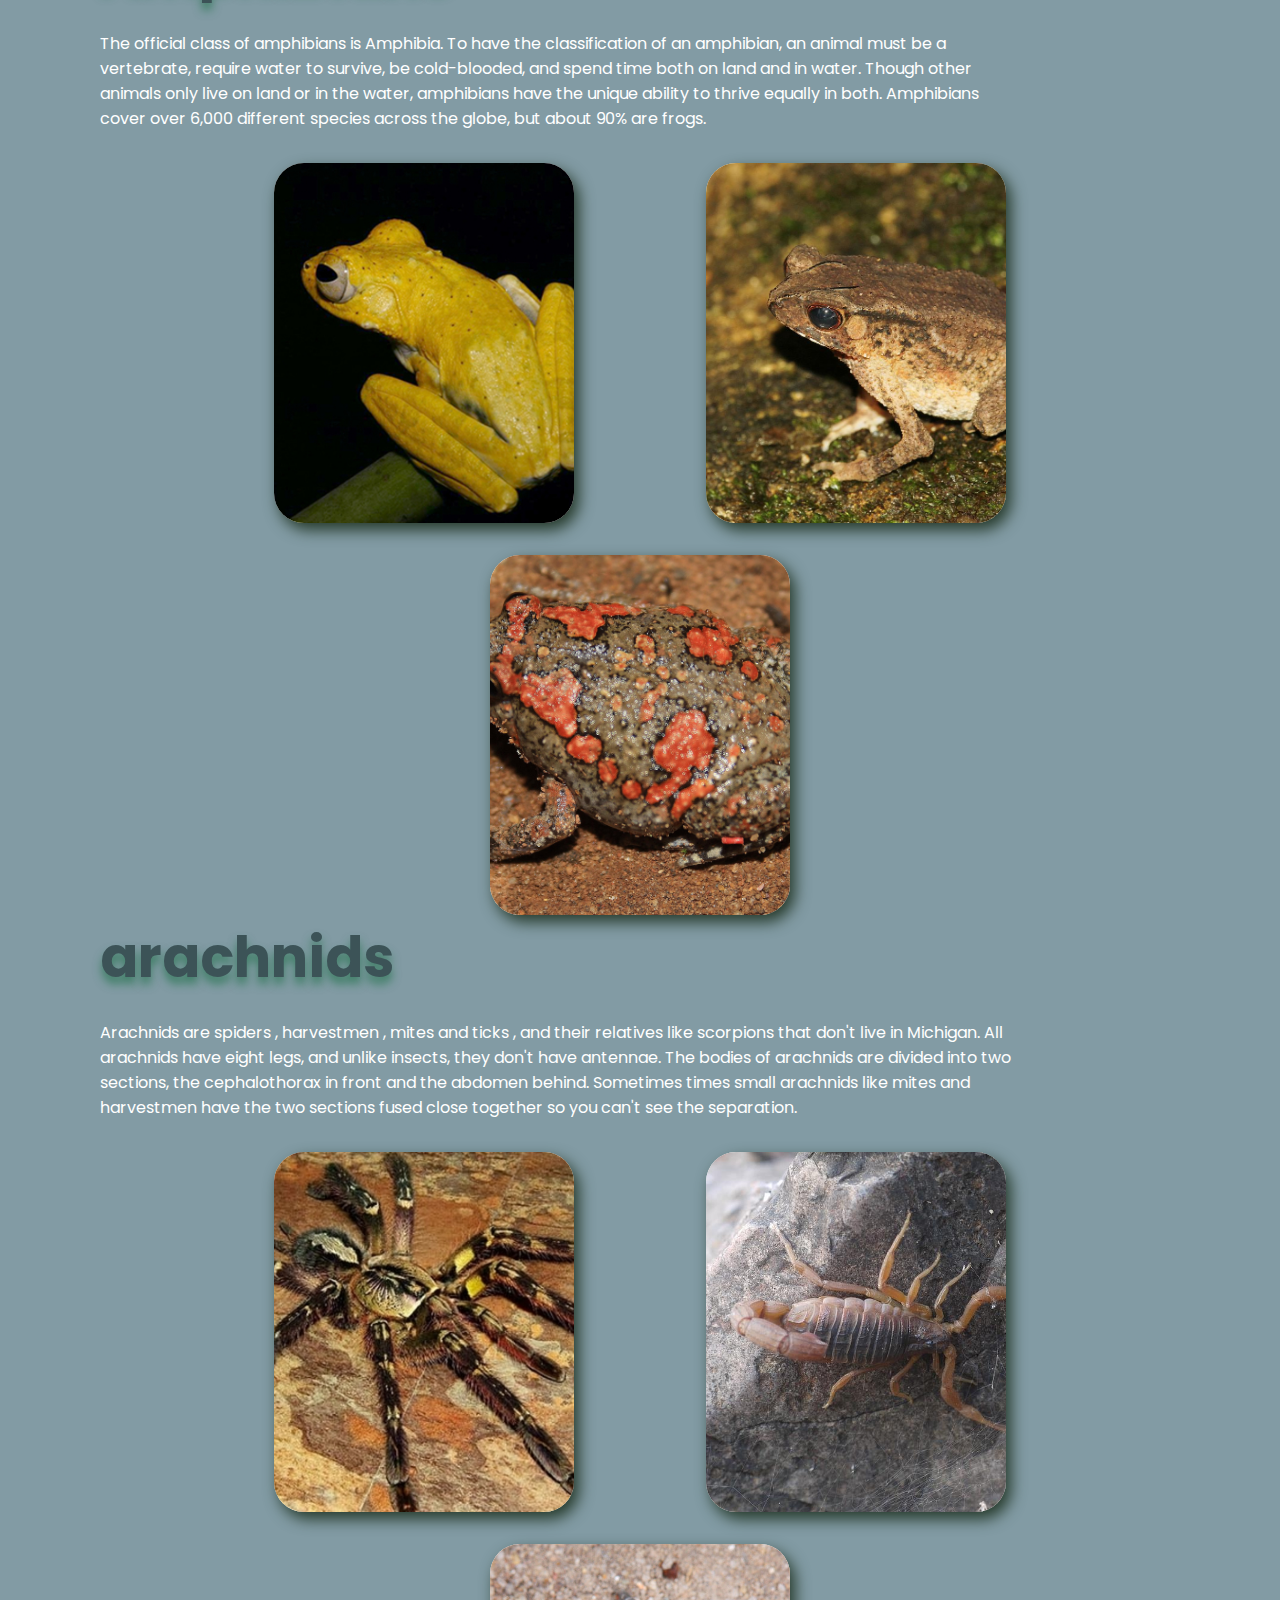
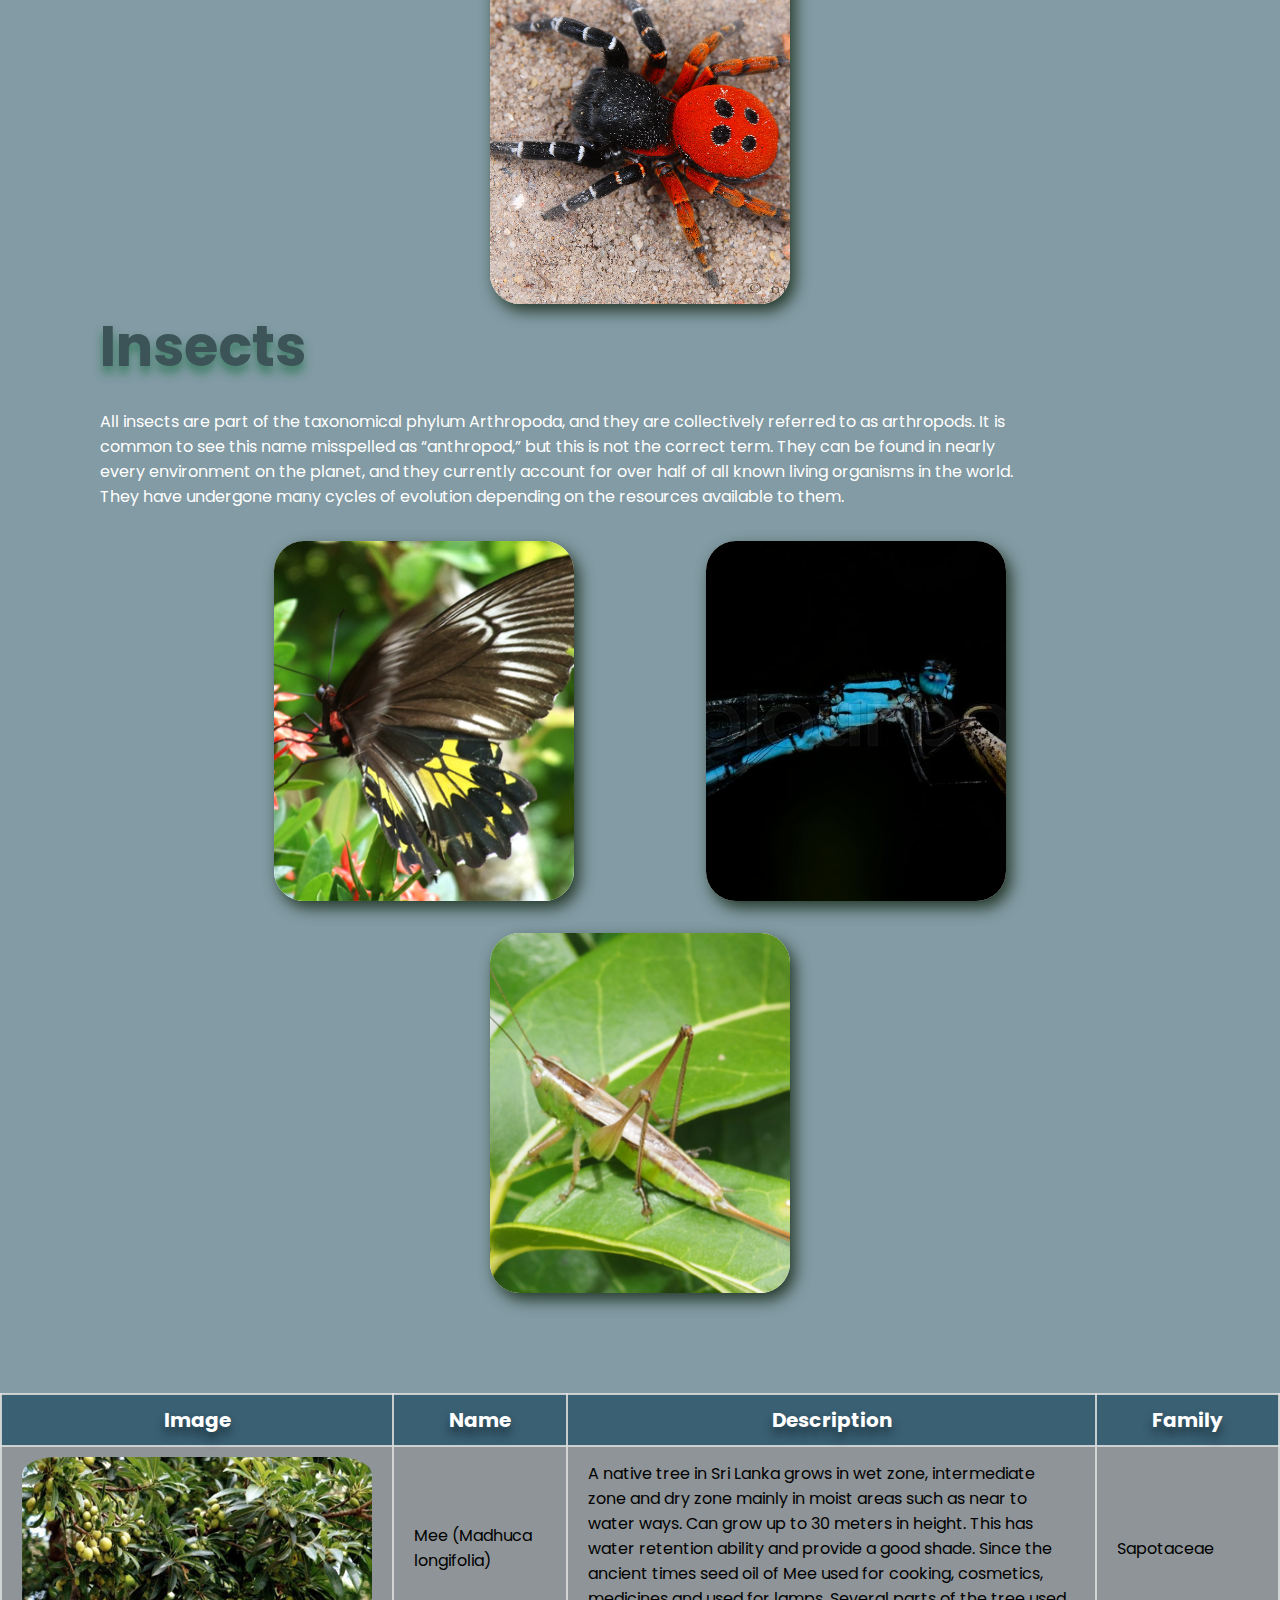
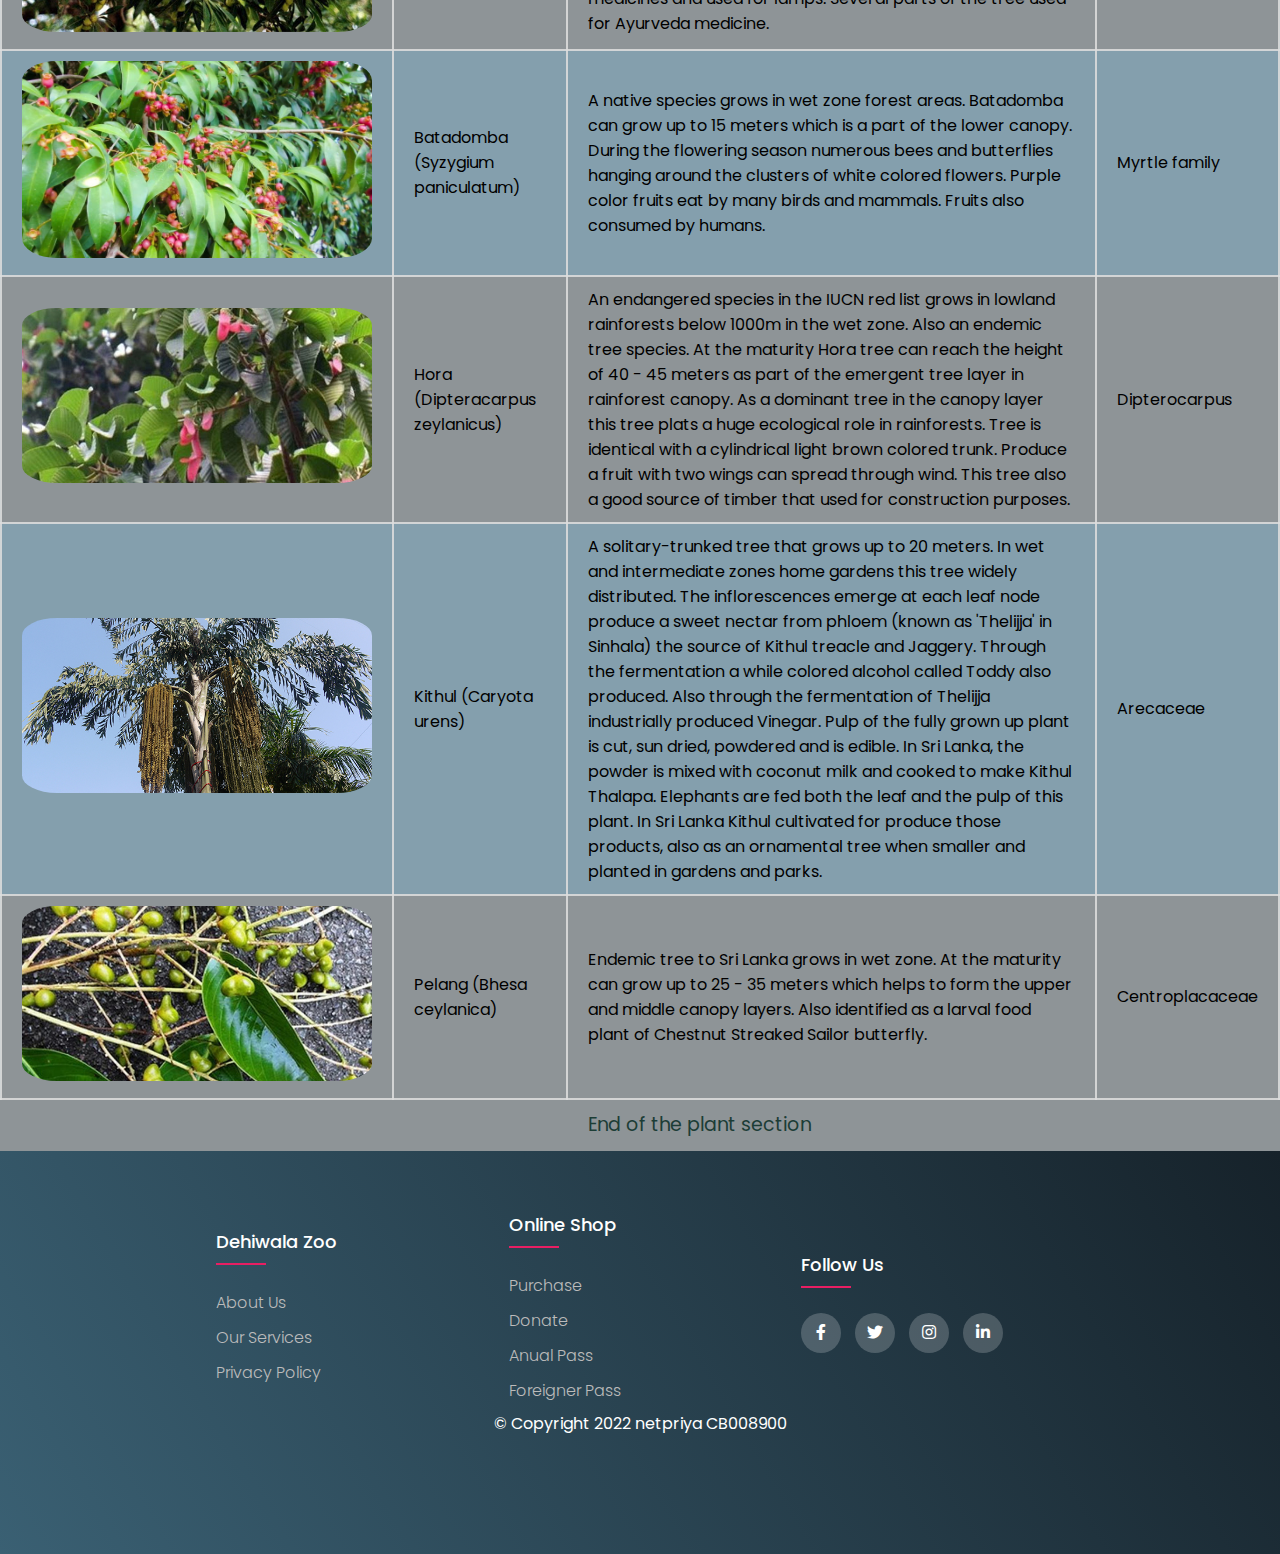
<file: animals and plants.html>
<!DOCTYPE html>
<html lang="en">
    <head>
        <meta charset="utf-8">
        <meta name="viweport" content="width=devise-width,initial-scale=1.0,maximum-scale=1.0,user-scalable=no,shrink-to-fit=no">
        <link rel="stylesheet" href="./css/style.css">
        <link rel="stylesheet" type="text/css" href="https://cdnjs.cloudflare.com/ajax/libs/font-awesome/5.15.1/css/all.min.css">
        <link rel="icon" href="images/LOGO white.png" type="image/x-icon" />
        </head>
        <body>
            <section class="header">
                <a href="index.html"><img id="logo" src="./images/LOGO white.png"></a>
                <nav>
                    
                    <div class="nav-links">
                        <ul>
                            <li><a href="./index.html">Home</a></li>
                            <li><a href="#"class="active">Animals and Plants</a></li>
                            <li><a href="./activities.html">Activities</a></li>
                            <li><a href="./comingsoon.html">Purchase and donate</a></li>
                            <li><a class="ctn" href="./contact us.html">Contact us</a></li>
                        </ul>
                    </div>
                    <div class="mobile-nav">
                        <ul>
                            <li><a href="./index.html"><i class="fa fa-home"></i></a></li>
                            <li><a href="./animals and plants.html"><i class="fa fa-paw"></i></a></li>
                            <li><a href="./activities.html"><i class="fa fa-running"></i></a></li>
                            <li><a href="./comingsoon.html"><i class="fa fa-shopping-cart"></i></a></li>
                            <li><a href="./contact us.html"><i class="fa fa-phone-alt"></i></a></li>
                        </ul>
                    </div>
                </nav>
            </section>
            <section class="sub-header">
            </section>
            <section id="animal-section">
                <h3 >Mammals</h3>
                <p id="animal-intro">The official mammal class is Mammalia. Animals that are considered mammals include 
                    warm-blooded vertebrates that have hair or fur and whose babies drink milk. Unlike other animal types 
                    like birds and insects, all mammal babies drink milk that comes from their mother's bodies. This is 
                    one of the key ways to know if an animal is a mammal.</p>
                <div class="animal-wrapper">
                        <div class="animal-card">
                            <img src="./images/animals/mammal1.png">
                            <div class="info">
                                <h1>Fishing Cat</h1>
                                <p>The fishing cat is a wild cat found in South and Southeast Asia. The species is quite fond
                                     of water and live in its vicinity, frequently wading in to catch fish, thus the moniker 
                                     'fishing' cat.</p>
                            </div>
                        </div>
                        <div class="animal-card">
                            <img src="./images/animals/Purple-faced Langur.png">
                            <div class="info">
                                <h1>Purple-faced Langur</h1>
                                <p>The Purple-faced Langur (Trachypithecus vetulus), also known as the Purple-faced leaf 
                                    monkey, is a long-tailed arboreal monkey endemic to Sri Lanka. </p>
                            </div>
                        </div>
                        <div class="animal-card">
                            <img src="./images/animals/Sri Lankan Sloth Bear.png">
                            <div class="info">
                                <h1>Sri Lankan Sloth Bear</h1>
                                <p>The Sri Lankan sloth bear is highly threatened, with a population less than 1000 
                                    (the wild population may be as few as 500) in many isolated populations with
                                     population decrease.</p>
                            </div>
                        </div>
                </div>
                <h3 >Reptiles</h3>
                <p id="animal-intro">Lizards, dinosaurs, crocodiles, turtles, and snakes - all belong to that ancient and stout
                     class of animals known as the reptiles. This is a diverse group with more than 10,000 different species and
                      a huge representation in the fossil record. Once the dominant land vertebrates on the planet, reptiles
                       still occupy just about every single ecosystem outside of the extreme north and south.</p>
                <div class="animal-wrapper">
                        <div class="animal-card">
                            <img src="./images/animals/Green Pit Viper.png">
                            <div class="info">
                                <h1>Green Pit Viper</h1>
                                <p>Green Pit Viper (Trimeresurus trigonocephalus) is a moderately venomous snake endemic to 
                                    Sri Lanka. It is one of the most colourful and attractive snakes in Sri Lanka.</p>
                            </div>
                        </div>
                        <div class="animal-card">
                            <img src="./images/animals/SALTWATER CROCODILE.jpg">
                            <div class="info">
                                <h1>Salt Water Crocodile</h1>
                                <p>Being an ambush predator it feeds on reptiles,
                                mammals, birds, crustaceans, fish and is recognized as a 'Man-eater' making it the most dangerous 
                                crocodilian to human beings. </p>
                            </div>
                        </div>
                        <div class="animal-card">
                            <img src="./images/animals/LOGGERHEAD SEA TURTLE.jpg">
                            <div class="info">
                                <h1>Loggerhead Sea Turtle</h1>
                                <p>The Loggerhead Sea turtle (Caretta caretta) is reddish brown in colour with a slightly heart 
                                    shaped top shell and relatively large head. The adult length is approximately three feet with 
                                    an adult weighing around 250 pounds (113 kg).</p>
                            </div>
                        </div>
                </div>
                <h3 >Fish</h3>
                <p id="animal-intro">Fish are aquatic vertebrates. They usually have gills, paired fins, a long body covered 
                    with scales, and tend to be cold-blooded. "Fish" is a term used to refer to lampreys, sharks, coelacanths
                     and ray-finned fishes, but is not a taxonomic group, which is a clade or group containing a common
                      ancestor and all its descendants.</p>
                <div class="animal-wrapper">
                        <div class="animal-card">
                            <img src="./images/animals/dawkinsia.jpg">
                            <div class="info">
                                <h1>Dawkinsia singhala</h1>
                                <p>Dawkinsia singhala is a species of ray-finned fish in the genus Dawkinsia. It is found 
                                    in Sri Lanka. The genus Dawkinsia is named after evolutionary biologist Richard Dawkins.</p>
                            </div>
                        </div>
                        <div class="animal-card">
                            <img src="./images/animals/Pethia nigrofasciatus.jpg">
                            <div class="info">
                                <h1>Pethia nigrofasciatus</h1>
                                <p>The black ruby barb (Pethia nigrofasciata, formerly Puntius nigrofasciatus) or purplehead 
                                    barb is a tropical cyprinid fish endemic to Sri Lanka, where it occurs in forested streams 
                                    from the Kelani basin to the Nilwala basin.</p>
                            </div>
                        </div>
                        <div class="animal-card">
                            <img src="./images/animals/Puntius stoliczkanus.jpg">
                            <div class="info">
                                <h1>Puntius stoliczkanus</h1>
                                <p>Pethia stoliczkana is a freshwater tropical cyprinid fish native to the upper Mekong, Salwen, 
                                    Irrawaddy, Meklong and upper Charo Phraya basins in Sri lanka</p>
                            </div>
                        </div>
                </div>
                <h3 >Birds</h3>
                <p id="animal-intro">Birds, members of the class Aves, include more than 10,400 living species. Their feathers 
                    distinguish them from all other classes of animal; no other animals on earth have them. If you see an 
                    animal with feathers, it's undoubtedly a bird. Like mammals, birds are warm-blooded vertebrates with 
                    four-chambered hearts. However, they are more closely related to reptiles and are believed to have 
                    evolved from dinosaurs.</p>
                <div class="animal-wrapper">
                        <div class="animal-card">
                            <img src="./images/animals/Red-faced Malkoha.png">
                            <div class="info">
                                <h1>Red-faced Malkoha</h1>
                                <p>The Red-faced Malkoha (Phaenicophaeus pyrrhocephalus) belongs to the family Cuculidae which 
                                    includes all the species of cuckoos and their allies.</p>
                            </div>
                        </div>
                        <div class="animal-card">
                            <img src="./images/animals/Sri Lankan Grey Hornbill.png">
                            <div class="info">
                                <h1>Sri Lankan Grey Hornbill</h1>
                                <p>The Sri Lanka Grey Hornbill (Ocyceros gingalensis) was first described in 1811 by Shaw. 
                                    It is a member of the family Bucerotidae (Hornbills). Hornbills are a family of tropical 
                                    near-passerine birds found in the Old World. </p>
                            </div>
                        </div>
                        <div class="animal-card">
                            <img src="./images/animals/Sri Lankan Blue Magpie.png">
                            <div class="info">
                                <h1>Sri Lankan Blue Magpie</h1>
                                <p>The Sri Lanka Blue Magpie (Urocissa ornate) was first described in 1829 by Wagler and is a
                                     member of the crow family - the Corvidae. Crows, ravens, rooks, magpies, 
                                     treepies, choughs and nutcrackers all belong to this family. </p>
                            </div>
                        </div>
                </div>
                <h3 >Amphibians</h3>
                <p id="animal-intro">The official class of amphibians is Amphibia. To have the classification of an amphibian,
                     an animal must be a vertebrate, require water to survive, be cold-blooded, and spend time both on land and
                      in water. Though other animals only live on land or in the water, amphibians have the unique ability to
                       thrive equally in both. Amphibians cover over 6,000 different species across the globe, but about 90% 
                       are frogs.</p>
                <div class="animal-wrapper">
                        <div class="animal-card">
                            <img src="./images/animals/Ranwella's Spined Tree Frog.png">
                            <div class="info">
                                <h1>Ranwella's Spined Tree Frog</h1>
                                <p>Ranwella's spined tree frog (Polypedates ranwellai), a unique species has been discovered 
                                    from Gilimale forest reserve, Ratnapura district. Although we place the new species tentatively 
                                    in the genus Polypedates</p>
                            </div>
                        </div>
                        <div class="animal-card">
                            <img src="./images/animals/Duttaphrynus kotagamai.jpg">
                            <div class="info">
                                <h1>Duttaphrynus kotagamai</h1>
                                <p>Duttaphrynus kotagamai is a species of toad in the family Bufonidae endemic to Sri Lanka. Its 
                                    natural habitats are tropical moist lowland forests, moist montane forests, and rivers. It is
                                     threatened by habitat loss.</p>
                            </div>
                        </div>
                        <div class="animal-card">
                            <img src="./images/animals/Sri Lankan painted frog.jpg">
                            <div class="info">
                                <h1>Painted frog</h1>
                                <p>Sri Lankan painted frog is a species of narrow-mouthed frog found in Nepal, Bangladesh,
                                     southern and eastern India, and Sri Lanka[2] up to an altitude of about 1300 metres.It can grow 
                                     to an adult length of up to 75 millimetres(7.5 cm) long from snout to vent.</p>
                            </div>
                        </div>
                </div>
                <h3 >arachnids</h3>
                <p id="animal-intro">Arachnids are spiders , harvestmen , mites and ticks , and their relatives like scorpions 
                    that don't live in Michigan. All arachnids have eight legs, and unlike insects, they don't have antennae. The 
                    bodies of arachnids are divided into two sections, the cephalothorax in front and the abdomen behind. 
                    Sometimes times small arachnids like mites and harvestmen have the two sections fused close together 
                    so you can't see the separation.</p>
                <div class="animal-wrapper">
                        <div class="animal-card">
                            <img src="./images/animals/Tarantula.png">
                            <div class="info">
                                <h1>Tarantula</h1>
                                <p>The presence of Mygalomorph spiders in Sri Lanka, then Ceylon, first became apparent to the
                                     scientific world in 1804, when the species Mygale fasciata was described. In 1850, C. Koch 
                                     split up the genus Mygale, and placed the species fasciata into the new genus Scurria.</p>
                            </div>
                        </div>
                        <div class="animal-card">
                            <img src="./images/animals/Red Scorpion.jpg">
                            <div class="info">
                                <h1>Red Scorpion</h1>
                                <p>Having previously resided in India, Nepal, and Pakistan, it has recently reared its head in 
                                    the Sri Lankan landscape. It often lives near human settlements, and while they are not 
                                    particularly aggressive, they can carry a mean sting if stepped on or threatened.</p>
                            </div>
                        </div>
                        <div class="animal-card">
                            <img src="./images/animals/Velvet spider.jpg">
                            <div class="info">
                                <h1>Velvet spider</h1>
                                <p>Velvet spiders are a small group of spiders almost entirely limited to the Old World, with 
                                    exception of a few species known from Brazil. The characteristics of this family of spiders 
                                    are that they are entelegyne, eight-eyed araneomorph spiders that build unkempt webs. </p>
                            </div>
                        </div>
                </div>
                <h3 >Insects</h3>
                <p id="animal-intro">All insects are part of the taxonomical phylum Arthropoda, and they are collectively 
                    referred to as arthropods. It is common to see this name misspelled as “anthropod,” but this is not the 
                    correct term. They can be found in nearly every environment on the planet, and they currently account 
                    for over half of all known living organisms in the world. They have undergone many cycles of evolution 
                    depending on the resources available to them.</p>
                <div class="animal-wrapper">
                        <div class="animal-card">
                            <img src="./images/animals/Ceylon Birdwing.png">
                            <div class="info">
                                <h1>Ceylon Birdwing</h1>
                                <p>At present, Sri Lanka is inhabited by 246 butterfly species, 26 of which is endemic to 
                                    the nation. The Ceylon birdwing is one of the 26 and is the largest butterfly found in 
                                    Sri Lanka. </p>
                            </div>
                        </div>
                        <div class="animal-card">
                            <img src="./images/animals/Archibasis lieftincki.jpg">
                            <div class="info">
                                <h1>Archibasis lieftincki</h1>
                                <p>Archibasis lieftincki, is a species of damselfly in family Coenagrionidae. It is endemic 
                                    to Sri Lanka.</p>
                            </div>
                        </div>
                        <div class="animal-card">
                            <img src="./images/animals/Conocephalinae.jpg">
                            <div class="info">
                                <h1>Conocephalinae</h1>
                                <p>Conocephalinae, meaning "conical head", is an Orthopteran subfamily in the family
                                     Tettigoniidae.

                                </p>
                            </div>
                        </div>
                </div>
            </section>
            <div class="plants-section">
                <table>
                    <thead>
                        <tr>
                            <th>Image</th>
                            <th>Name</th>
                            <th>Description</th>
                            <th>Family</th>
                        </tr>
                    </thead>
                    <tbody>
                        <tr>
                            <td><img src="images/plants/Mee.jpg"></td>
                            <td>Mee (Madhuca longifolia)</td>
                            <td>A native tree in Sri Lanka grows in wet zone, intermediate zone and dry zone mainly 
                                in moist areas such as near to water ways. Can grow up to 30 meters in height. This 
                                has water retention ability and provide a good shade. Since the ancient times seed oil 
                                of Mee used for cooking, cosmetics, medicines and used for lamps. Several parts of the 
                                tree used for Ayurveda medicine.</td>
                            <td>Sapotaceae</td>
                        </tr>
                        <tr>
                            <td><img src="images/plants/Batadomba.jpg"></td>
                            <td>Batadomba (Syzygium paniculatum)</td>
                            <td>A native species grows in wet zone forest areas. Batadomba can grow up to 15 meters 
                                which is a part of the lower canopy. During the flowering season numerous bees and butterflies 
                                hanging around the clusters of white colored flowers. Purple color fruits eat by many birds
                                 and mammals. Fruits also consumed by humans.</td>
                            <td>Myrtle family</td>
                        </tr>
                        <tr>
                            <td><img src="images/plants/hora.jpg"></td>
                            <td> Hora (Dipteracarpus zeylanicus)</td>
                            <td>An endangered species in the IUCN red list grows in lowland rainforests below 1000m in the
                                 wet zone. Also an endemic tree species. At the maturity Hora tree can reach the height of
                                  40 - 45 meters as part of the emergent tree layer in rainforest canopy. As a dominant tree
                                   in the canopy layer this tree plats a huge ecological role in rainforests. Tree is
                                    identical with a cylindrical light brown colored trunk. Produce a fruit with two 
                                    wings can spread through wind. This tree also a good source of timber that used
                                     for construction purposes.</td>
                            <td>Dipterocarpus</td>
                        </tr>
                        <tr>
                            <td><img src="images/plants/Kithul.jpg"></td>
                            <td>Kithul (Caryota urens)</td>
                            <td>A solitary-trunked tree that grows up to 20 meters. In wet and intermediate zones home gardens 
                                this tree widely distributed. The inflorescences emerge at each leaf node produce a sweet
                                 nectar from phloem (known as 'Thelijja' in Sinhala) the source of Kithul treacle and 
                                 Jaggery. Through the fermentation a while colored alcohol called Toddy also produced.
                                  Also through the fermentation of Thelijja industrially produced Vinegar. Pulp of the
                                   fully grown up plant is cut, sun dried, powdered and is edible. In Sri Lanka, the
                                    powder is mixed with coconut milk and cooked to make Kithul Thalapa. Elephants are 
                                    fed both the leaf and the pulp of this plant. In Sri Lanka Kithul cultivated for
                                     produce those products, also as an ornamental tree when smaller and planted in 
                                     gardens and parks.</td>
                            <td>Arecaceae</td>
                        </tr>
                        <tr>
                            <td><img src="images/plants/Pelang.jpg"></td>
                            <td>Pelang (Bhesa ceylanica)</td>
                            <td>Endemic tree to Sri Lanka grows in wet zone. At the maturity can grow up to 25 - 35 meters
                                 which helps to form the upper and middle canopy layers. Also identified as a larval
                                  food plant of Chestnut Streaked Sailor butterfly.</td>
                            <td>Centroplacaceae</td>
                        </tr>
                    </tbody>
                    <tfoot>
                        <tr>
                            <td></td>
                            <td></td>
                            <td>End of the plant section</td>
                            <td></td>
                        </tr>
                    </tfoot>
                </table>
            </div>
            <footer class="footer">
                <div class="footer-container">
                    <div class="row">
                        <div class="footer-col">
                            <h4>Dehiwala zoo</h4>
                            <ul>
                                <li><a href="#about">about us</a></li>
                                <li><a href="./activities.html">our services</a></li>
                                <li><a href="#">privacy policy</a></li>
                            </ul>
                        </div>
                        <div class="footer-col">
                            <h4>online shop</h4>
                            <ul>
                                <li><a href="./comingsoon.html">purchase</a></li>
                                <li><a href="./comingsoon.html">donate</a></li>
                                <li><a href="./comingsoon.html">anual pass</a></li>
                                <li><a href="./comingsoon.html">foreigner Pass</a></li>
                            </ul>
                        </div>
                        <div class="footer-col">
                            <h4>follow us</h4>
                            <div class="social-links">
                                <a href="https://web.facebook.com/N.Z.G.D.S/?_rdc=1&_rdr"><i class="fab fa-facebook-f"></i></a>
                                <a href="https://twitter.com/sri_zoo"><i class="fab fa-twitter"></i></a>
                                <a href="https://www.instagram.com/explore/locations/279089895/national-zoological-gardens-of-sri-lanka/?hl=en"><i class="fab fa-instagram"></i></a>
                                <a href="https://www.linkedin.com/in/zoo-dehiwala-259467150/?originalSubdomain=lk"><i class="fab fa-linkedin-in"></i></a>
                            </div>
                        </div>
                        <div class="copyrightText">
                            <p>&copy; Copyright 2022 netpriya CB008900</p>
                        </div>
                    </div>
                </div>
           </footer>
        </body>
</html>
</file>
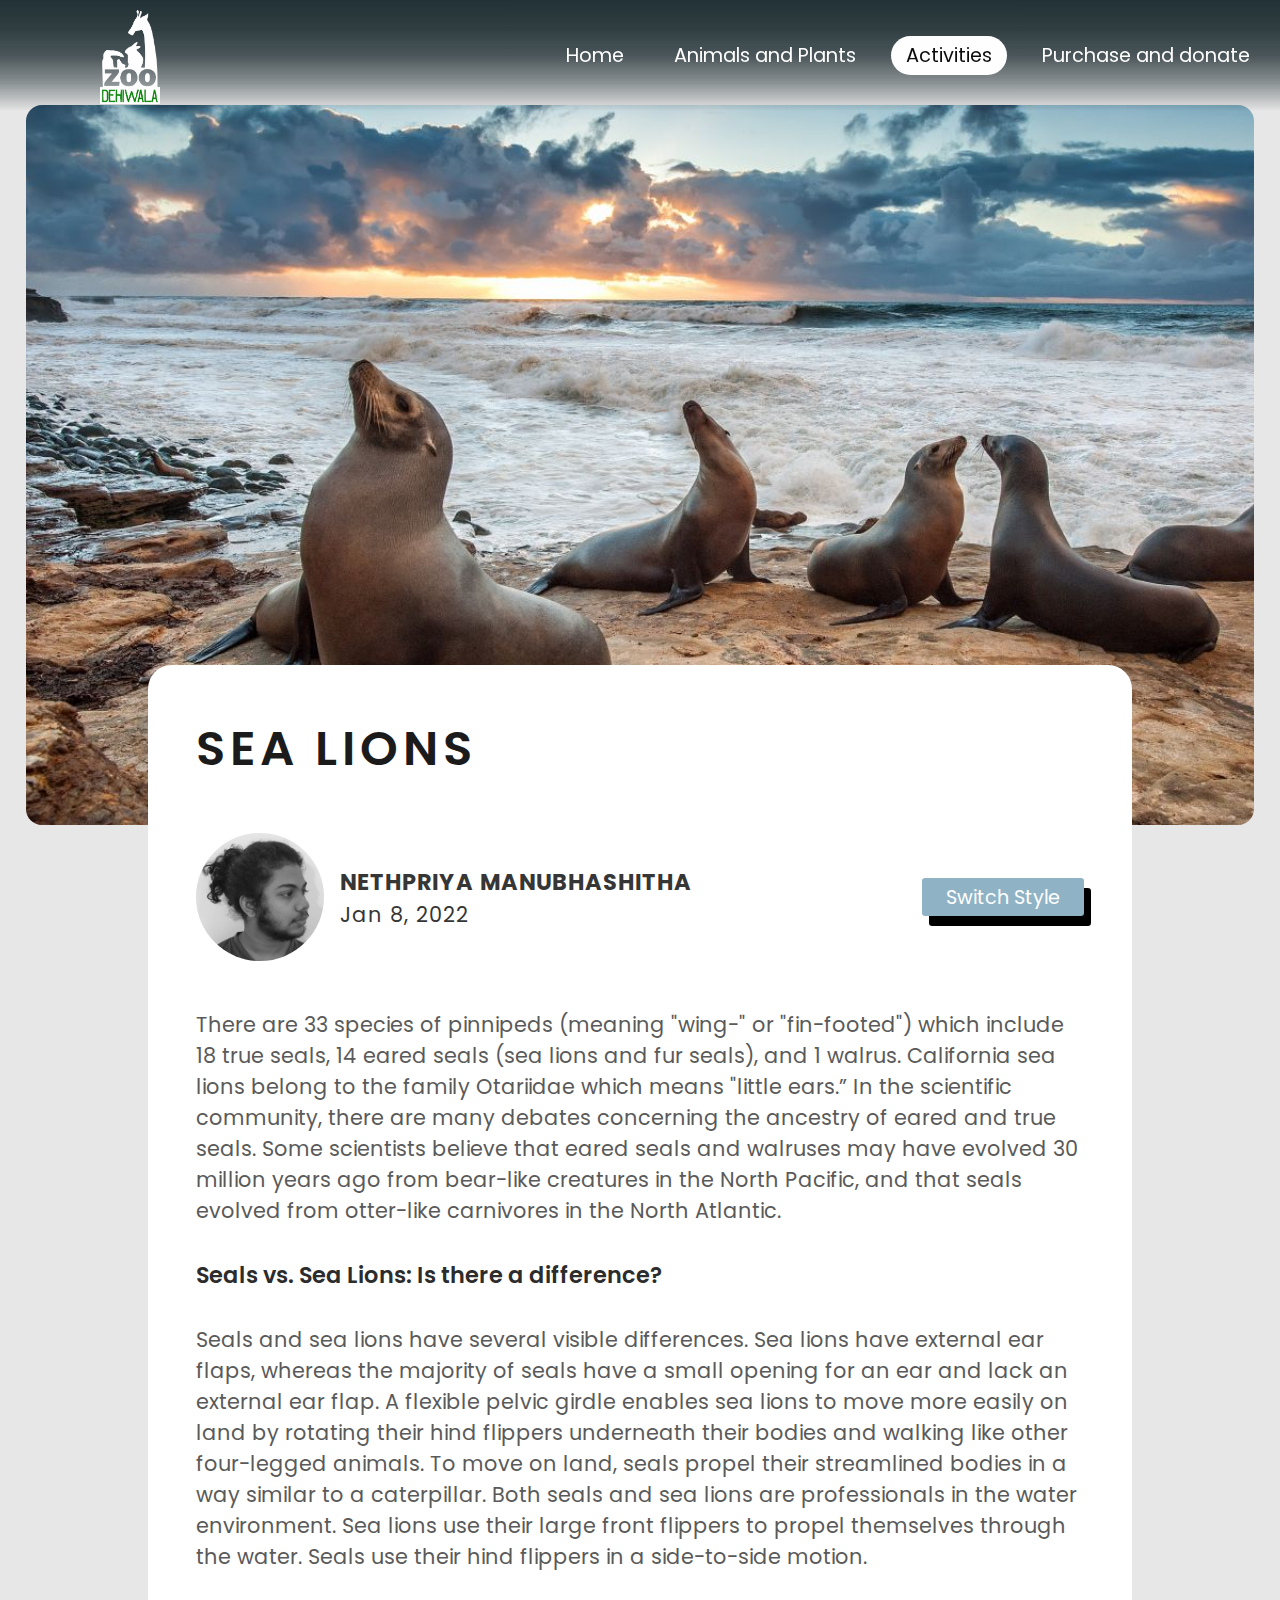
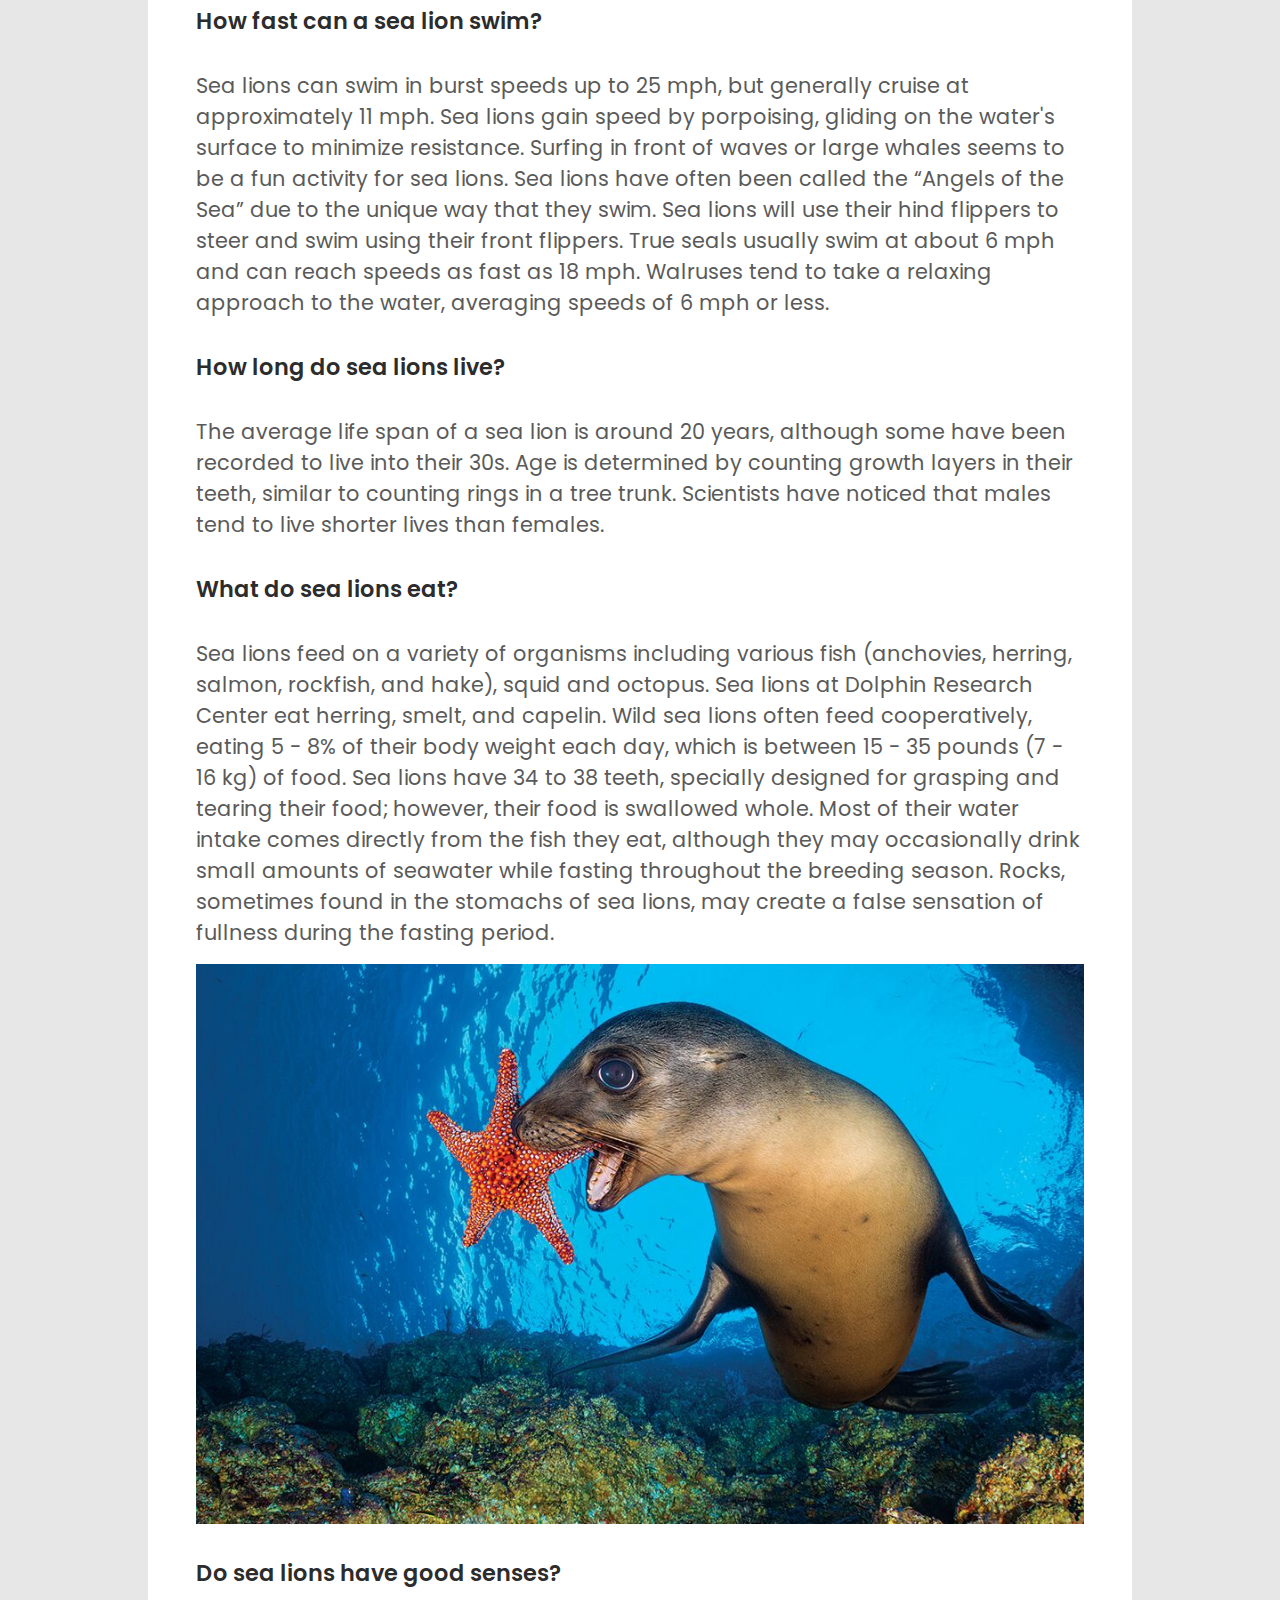
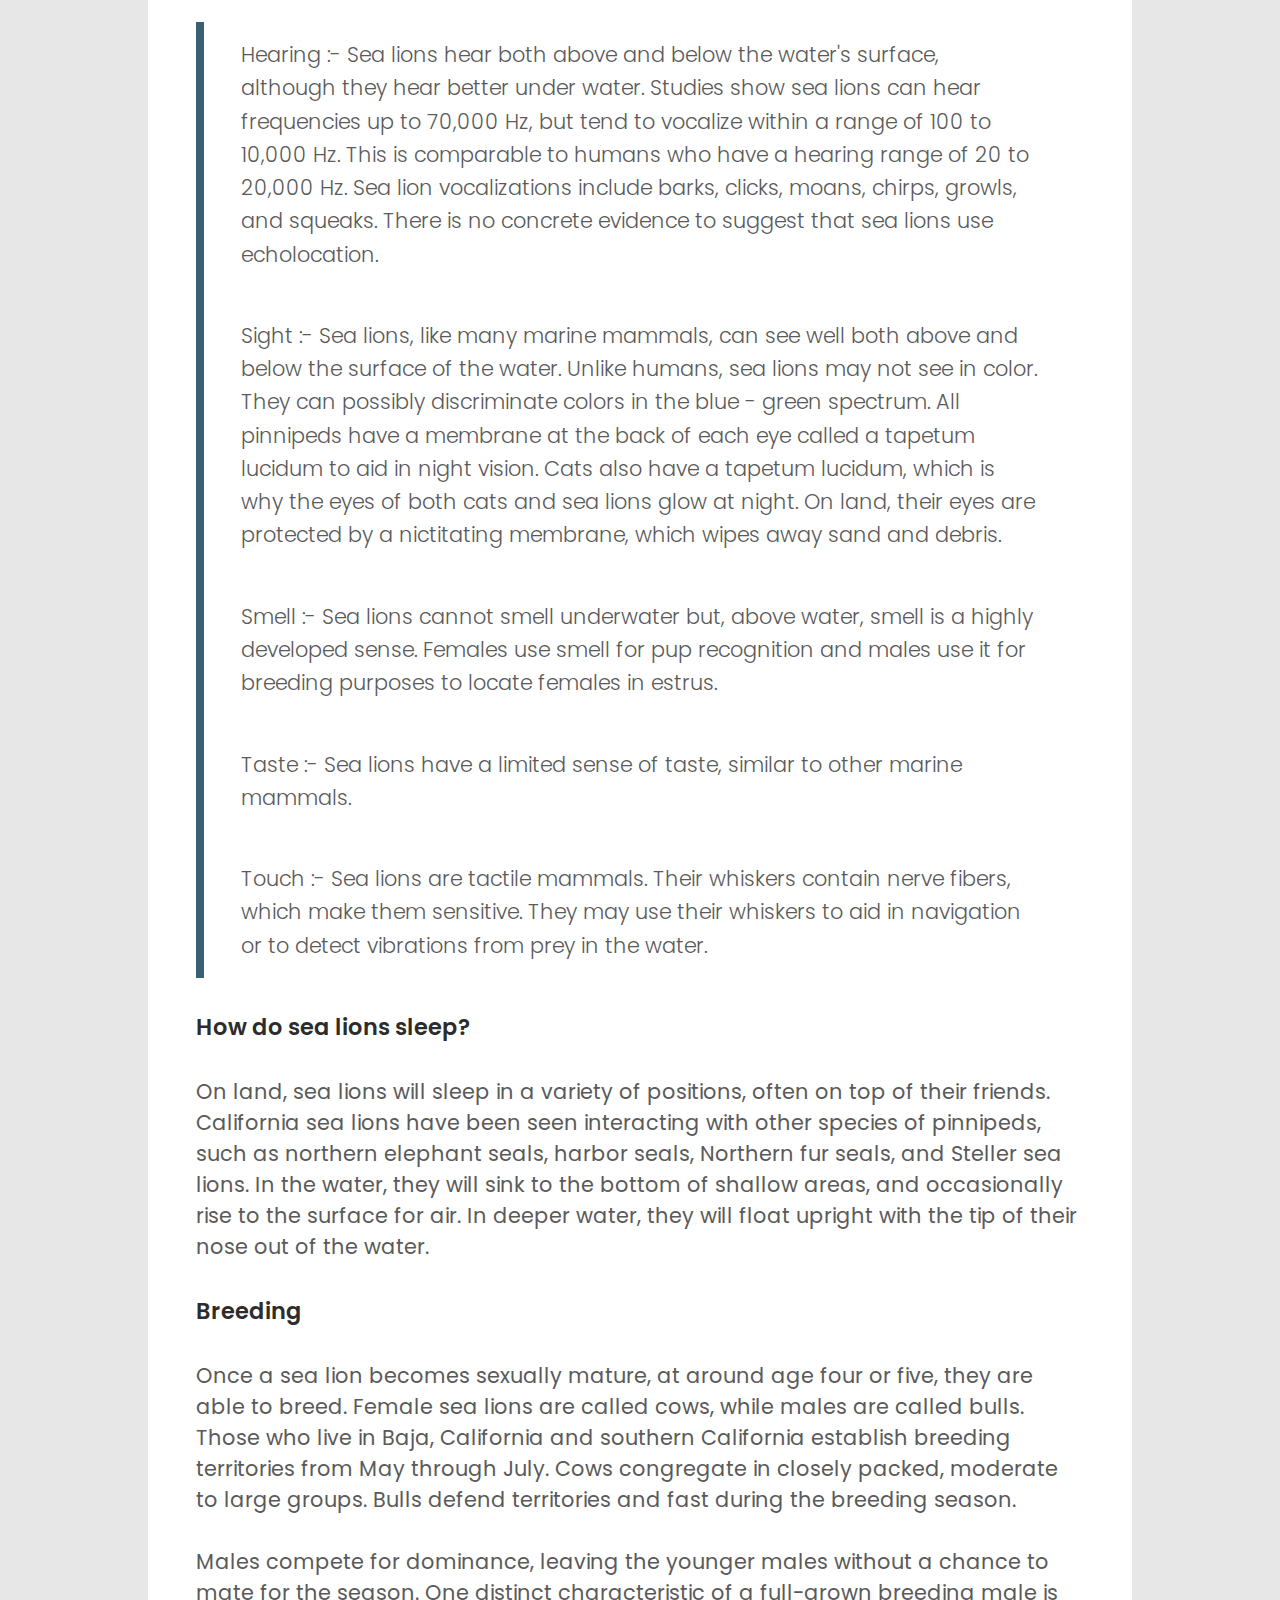
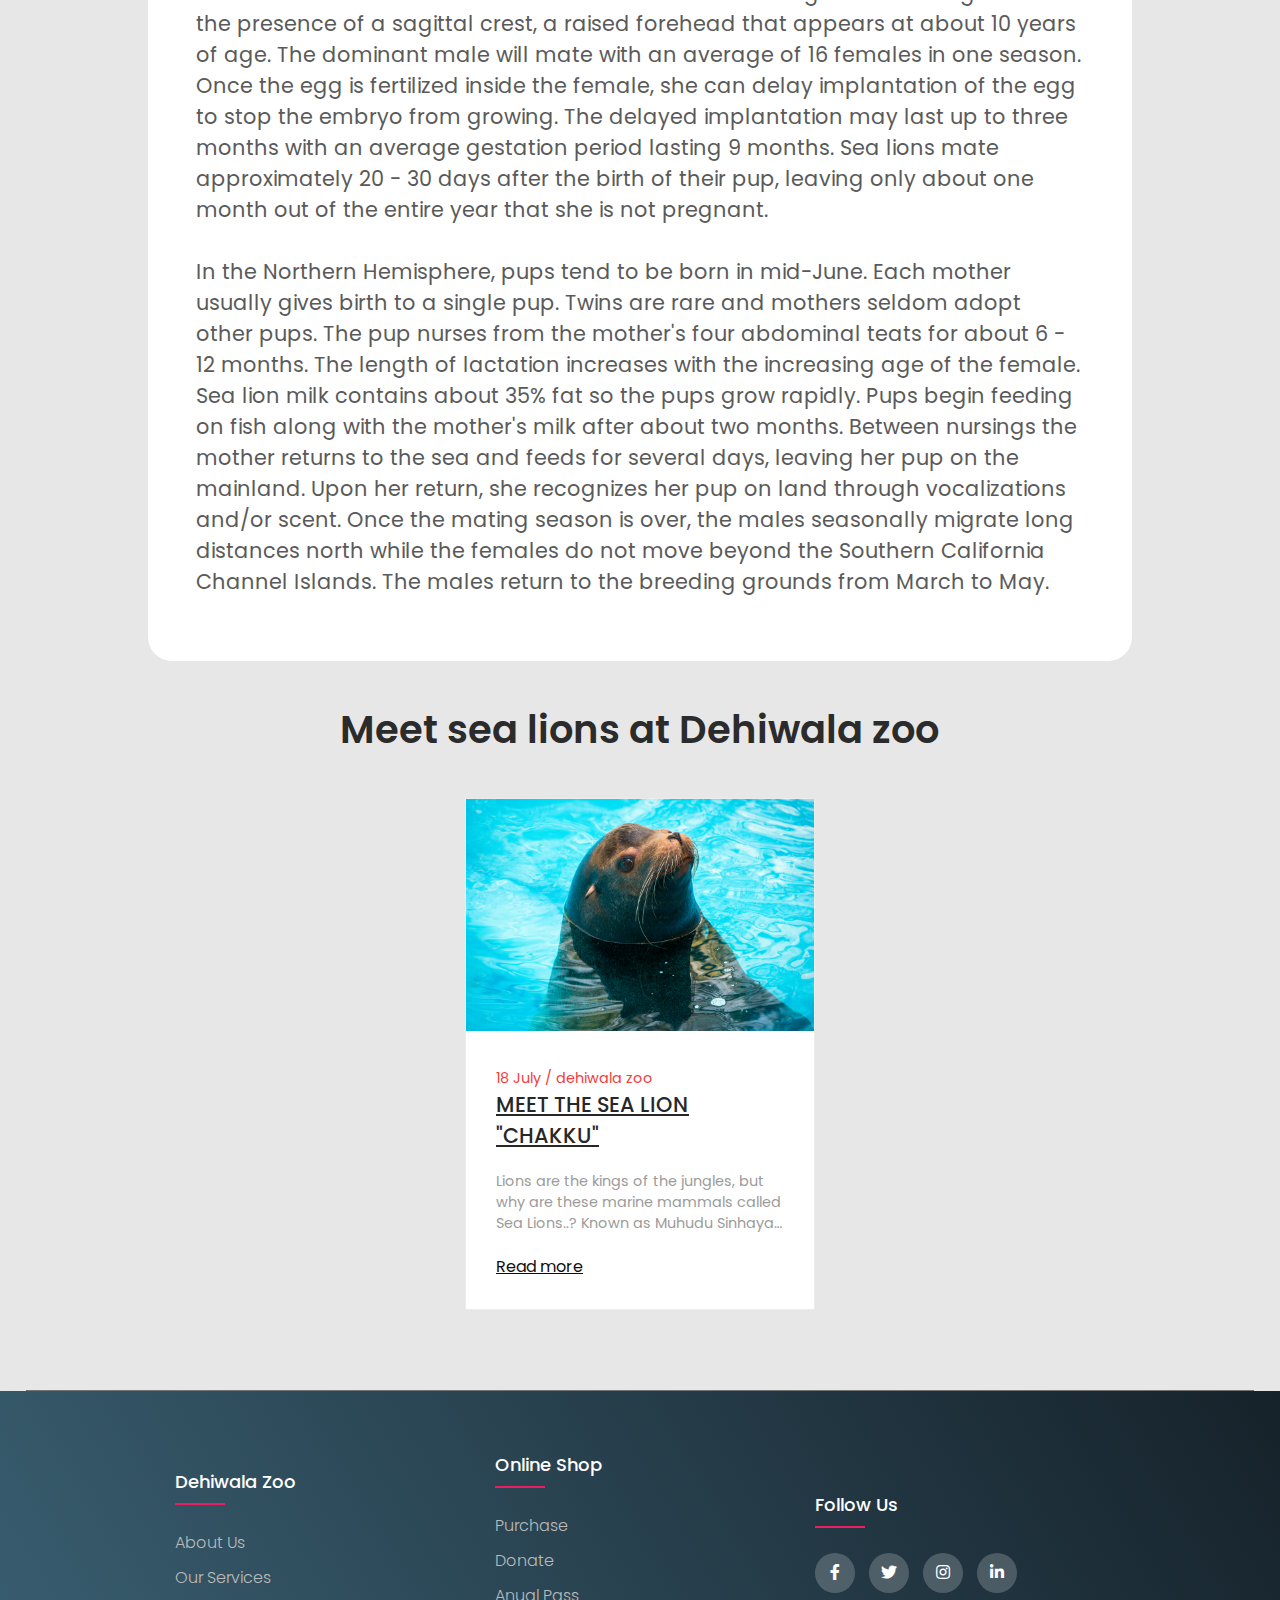
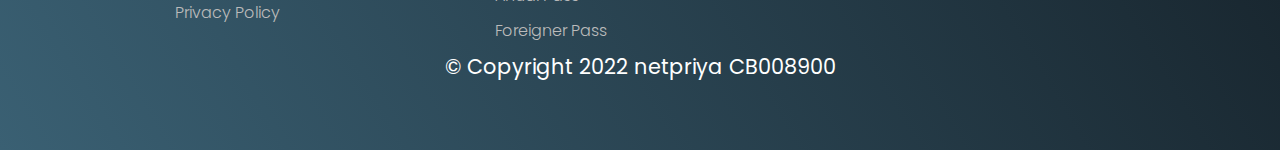
<file: blog1.html>
<!DOCTYPE html>
<html lang="en">
    <head>
        <meta charset="utf-8">
        <meta name="viweport" content="width=devise-width,initial-scale=1.0,maximum-scale=1.0,user-scalable=no,shrink-to-fit=no">
        <link rel="stylesheet" href="./css/blog1.css">
        <link rel="stylesheet" type="text/css" href="https://cdnjs.cloudflare.com/ajax/libs/font-awesome/5.15.1/css/all.min.css">
        <link rel="icon" href="images/LOGO white.png" type="image/x-icon" />
        </head>
        <body>
            <section class="header">
                <a href="index.html"><img id="logo" src="./images/LOGO white.png"></a>
                <nav>
                    
                    <div class="nav-links">
                        <ul>
                            <li><a href="./index.html">Home</a></li>
                            <li><a href="./animals and plants.html">Animals and Plants</a></li>
                            <li><a href="./activities.html" class="active">Activities</a></li>
                            <li><a href="./comingsoon.html">Purchase and donate</a></li>
                            <li><a href="./contact us.html">Contact us</a></li>
                        </ul>
                    </div>
                    <div class="mobile-nav">
                        <ul>
                            <li><a href="./index.html"><i class="fa fa-home"></i></a></li>
                            <li><a href="./animals and plants.html"><i class="fa fa-paw"></i></a></li>
                            <li><a href="./activities.html"><i class="fa fa-running"></i></a></li>
                            <li><a href="./comingsoon.html"><i class="fa fa-shopping-cart"></i></a></li>
                            <li><a href="./contact us.html"><i class="fa fa-phone-alt"></i></a></li>
                        </ul>
                    </div>
                </nav>
            </section>
            <section class="contact-sub-header">
            </section>
            <section class="blog">
            <div class="container">
                <div class="hero">

                </div>
                <main>
                    <h2>sea lions</h2>
                    <div class="profile-container">
                        <div class="profile">
                            <div class="img-container">

                            </div>
                            <div class="text">
                                <h3>Nethpriya Manubhashitha</h3>
                                <p>Jan 8, 2022</p>
                            </div>
                        </div>
                        <div class="button">
                            <a href="./blog2.html" class="btn">switch style</a>
                        </div>
                    </div>

                    <div class="content">
                        <p>
                            There are 33 species of pinnipeds (meaning "wing-" or "fin-footed") which include 18 true seals, 
                            14 eared seals (sea lions and fur seals), and 1 walrus. California sea lions belong to the family 
                            Otariidae which means "little ears.” In the scientific community, there are many debates concerning 
                            the ancestry of eared and true seals. Some scientists believe that eared seals and walruses may 
                            have evolved 30 million years ago from bear-like creatures in the North Pacific, and that seals 
                            evolved from otter-like carnivores in the North Atlantic.
                        </p>
                        <h4>Seals vs. Sea Lions: Is there a difference?</h4>
                        <p>
                            Seals and sea lions have several visible differences. Sea lions have external ear flaps, whereas 
                            the majority of seals have a small opening for an ear and lack an external ear flap. A flexible 
                            pelvic girdle enables sea lions to move more easily on land by rotating their hind flippers 
                            underneath their bodies and walking like other four-legged animals. To move on land, seals propel 
                            their streamlined bodies in a way similar to a caterpillar. Both seals and sea lions are 
                            professionals in the water environment. Sea lions use their large front flippers to propel 
                            themselves through the water. Seals use their hind flippers in a side-to-side motion.
                        </p>
                        <h4>How fast can a sea lion swim?</h4>
                        <p>
                            Sea lions can swim in burst speeds up to 25 mph, but generally cruise at approximately 11 mph. Sea 
                            lions gain speed by porpoising, gliding on the water's surface to minimize resistance. Surfing in 
                            front of waves or large whales seems to be a fun activity for sea lions. Sea lions have often been 
                            called the “Angels of the Sea” due to the unique way that they swim. Sea lions will use their hind 
                            flippers to steer and swim using their front flippers. True seals usually swim at about 6 mph and 
                            can reach speeds as fast as 18 mph. Walruses tend to take a relaxing approach to the water, 
                            averaging speeds of 6 mph or less.
                        </p>
                        <h4>How long do sea lions live?</h4>
                        <p>
                            The average life span of a sea lion is around 20 years, although some have been recorded to live 
                            into their 30s. Age is determined by counting growth layers in their teeth, similar to counting 
                            rings in a tree trunk. Scientists have noticed that males tend to live shorter lives than females.    
                        </p>
                        <h4>What do sea lions eat?</h4>
                        <p>
                            Sea lions feed on a variety of organisms including various fish (anchovies, herring, salmon, 
                            rockfish, and hake), squid and octopus. Sea lions at Dolphin Research Center eat herring, smelt, 
                            and capelin. Wild sea lions often feed cooperatively, eating 5 - 8% of their body weight each day, 
                            which is between 15 - 35 pounds (7 - 16 kg) of food. Sea lions have 34 to 38 teeth, specially 
                            designed for grasping and tearing their food; however, their food is swallowed whole. Most of 
                            their water intake comes directly from the fish they eat, although they may occasionally drink 
                            small amounts of seawater while fasting throughout the breeding season. Rocks, sometimes found 
                            in the stomachs of sea lions, may create a false sensation of fullness during the fasting period.
                        </p>
                        <div class="content-image-container"></div>
                        <h4>Do sea lions have good senses?</h4>
                        <blockquote>
                        <p>
                            Hearing :- Sea lions hear both above and below the water's surface, although they hear better under 
                            water. Studies show sea lions can hear frequencies up to 70,000 Hz, but tend to vocalize within a 
                            range of 100 to 10,000 Hz. This is comparable to humans who have a hearing range of 20 to 20,000 
                            Hz. Sea lion vocalizations include barks, clicks, moans, chirps, growls, and squeaks. There is no 
                            concrete evidence to suggest that sea lions use echolocation.
                        </p>
                        <p>
                            Sight :- Sea lions, like many marine mammals, can see well both above and below the surface 
                            of the water. Unlike humans, sea lions may not see in color. They can possibly discriminate colors 
                            in the blue - green spectrum. All pinnipeds have a membrane at the back of each eye called a 
                            tapetum lucidum to aid in night vision. Cats also have a tapetum lucidum, which is why the eyes 
                            of both cats and sea lions glow at night. On land, their eyes are protected by a nictitating 
                            membrane, which wipes away sand and debris.
                        </p>
                        <p>
                            Smell :- Sea lions cannot smell underwater but, above water, smell is a highly developed 
                            sense. Females use smell for pup recognition and males use it for breeding purposes to locate 
                            females in estrus.
                        </p>
                        <p>
                            Taste :- Sea lions have a limited sense of taste, similar to other marine mammals.
                        </p>
                        <p>
                            Touch :- Sea lions are tactile mammals. Their whiskers contain nerve fibers, which make them 
                            sensitive. They may use their whiskers to aid in navigation or to detect vibrations from prey in 
                            the water.
                        </p>
                        </blockquote>
                        <h4>How do sea lions sleep?</h4>
                        <p>
                            On land, sea lions will sleep in a variety of positions, often on top of their friends. 
                            California sea lions have been seen interacting with other species of pinnipeds, such as 
                            northern elephant seals, harbor seals, Northern fur seals, and Steller sea lions. In the 
                            water, they will sink to the bottom of shallow areas, and occasionally rise to the surface 
                            for air. In deeper water, they will float upright with the tip of their nose out of the water.
                        </p>
                        <h4>Breeding</h4>
                        <p>
                            Once a sea lion becomes sexually mature, at around age four or five, they are able to breed. 
                            Female sea lions are called cows, while males are called bulls. Those who live in Baja, California 
                            and southern California establish breeding territories from May through July. Cows congregate in 
                            closely packed, moderate to large groups. Bulls defend territories and fast during the breeding 
                            season.<br><br>
                            Males compete for dominance, leaving the younger males without a chance to mate for the season. 
                            One distinct characteristic of a full-grown breeding male is the presence of a sagittal crest, 
                            a raised forehead that appears at about 10 years of age. The dominant male will mate with an 
                            average of 16 females in one season. Once the egg is fertilized inside the female, she can delay 
                            implantation of the egg to stop the embryo from growing. The delayed implantation may last up to 
                            three months with an average gestation period lasting 9 months. Sea lions mate approximately 20 - 
                            30 days after the birth of their pup, leaving only about one month out of the entire year that she 
                            is not pregnant.<br><br>
                            In the Northern Hemisphere, pups tend to be born in mid-June. Each mother usually gives birth to 
                            a single pup. Twins are rare and mothers seldom adopt other pups. The pup nurses from the mother's 
                            four abdominal teats for about 6 - 12 months. The length of lactation increases with the increasing 
                            age of the female. Sea lion milk contains about 35% fat so the pups grow rapidly. Pups begin 
                            feeding on fish along with the mother's milk after about two months. Between nursings the mother 
                            returns to the sea and feeds for several days, leaving her pup on the mainland. Upon her return, 
                            she recognizes her pup on land through vocalizations and/or scent. Once the mating season is over, 
                            the males seasonally migrate long distances north while the females do not move beyond the 
                            Southern California Channel Islands. The males return to the breeding grounds from March to May.
                        </p>
                    </div>
                </main>
                <section id="blog">
                    <div class="blog-heading">
                        <h5>Meet sea lions at Dehiwala zoo </h5>
                    </div>
                    <div class="blog-container">
                        <div class="blog-box">
                            <div class="blog-img">
                                <img src="./images/chakku.jpg" alt="blog">
                            </div>
                            <div class="blog-text">
                                <span>18 July / dehiwala zoo</span>
                                <a href="#" class="blog-title">MEET THE SEA LION "CHAKKU"</a>
                                <p>Lions are the kings of the jungles, but why are these marine mammals called Sea Lions..? Known as Muhudu Sinhaya in Sinhala, this strange name grabs the attention of the zoo visitors who flock to the arena at the entrance to the Aquarium to witness the performances of Chakku and Karl - Colombo Zoo’s pair of sea lions. They are very intelligent and play many tricks in front of you. It is amazing, how they so obediently act on their master's commands. Playing with the ball is their favourite game and they also like to swim the length of the small pond to show acrobatic skills. After the show, the sea lion would shake hands with the masters and say goodbye to the audience before they go into their dens, located inside.
                                </p>
                                <a href="./activities.html">Read more</a>
                            </div>
                        </div>
                    </div>
                </section>
            </div>
            </section>
            <footer class="footer">
                    <div class="row">
                        <div class="footer-col">
                            <h4>Dehiwala zoo</h4>
                            <ul>
                                <li><a href="#about">about us</a></li>
                                <li><a href="./activities.html">our services</a></li>
                                <li><a href="#">privacy policy</a></li>
                            </ul>
                        </div>
                        <div class="footer-col">
                            <h4>online shop</h4>
                            <ul>
                                <li><a href="./comingsoon.html">purchase</a></li>
                                <li><a href="./comingsoon.html">donate</a></li>
                                <li><a href="./comingsoon.html">anual pass</a></li>
                                <li><a href="./comingsoon.html">foreigner Pass</a></li>
                            </ul>
                        </div>
                        <div class="footer-col">
                            <h4>follow us</h4>
                            <div class="social-links">
                                <a href="https://web.facebook.com/N.Z.G.D.S/?_rdc=1&_rdr"><i class="fab fa-facebook-f"></i></a>
                                <a href="https://twitter.com/sri_zoo"><i class="fab fa-twitter"></i></a>
                                <a href="https://www.instagram.com/explore/locations/279089895/national-zoological-gardens-of-sri-lanka/?hl=en"><i class="fab fa-instagram"></i></a>
                                <a href="https://www.linkedin.com/in/zoo-dehiwala-259467150/?originalSubdomain=lk"><i class="fab fa-linkedin-in"></i></a>
                            </div>
                        </div>
                        <div class="copyrightText">
                            <p>&copy; Copyright 2022 netpriya CB008900</p>
                        </div>
                    </div>
           </footer>
        </body>
</html>
</file>
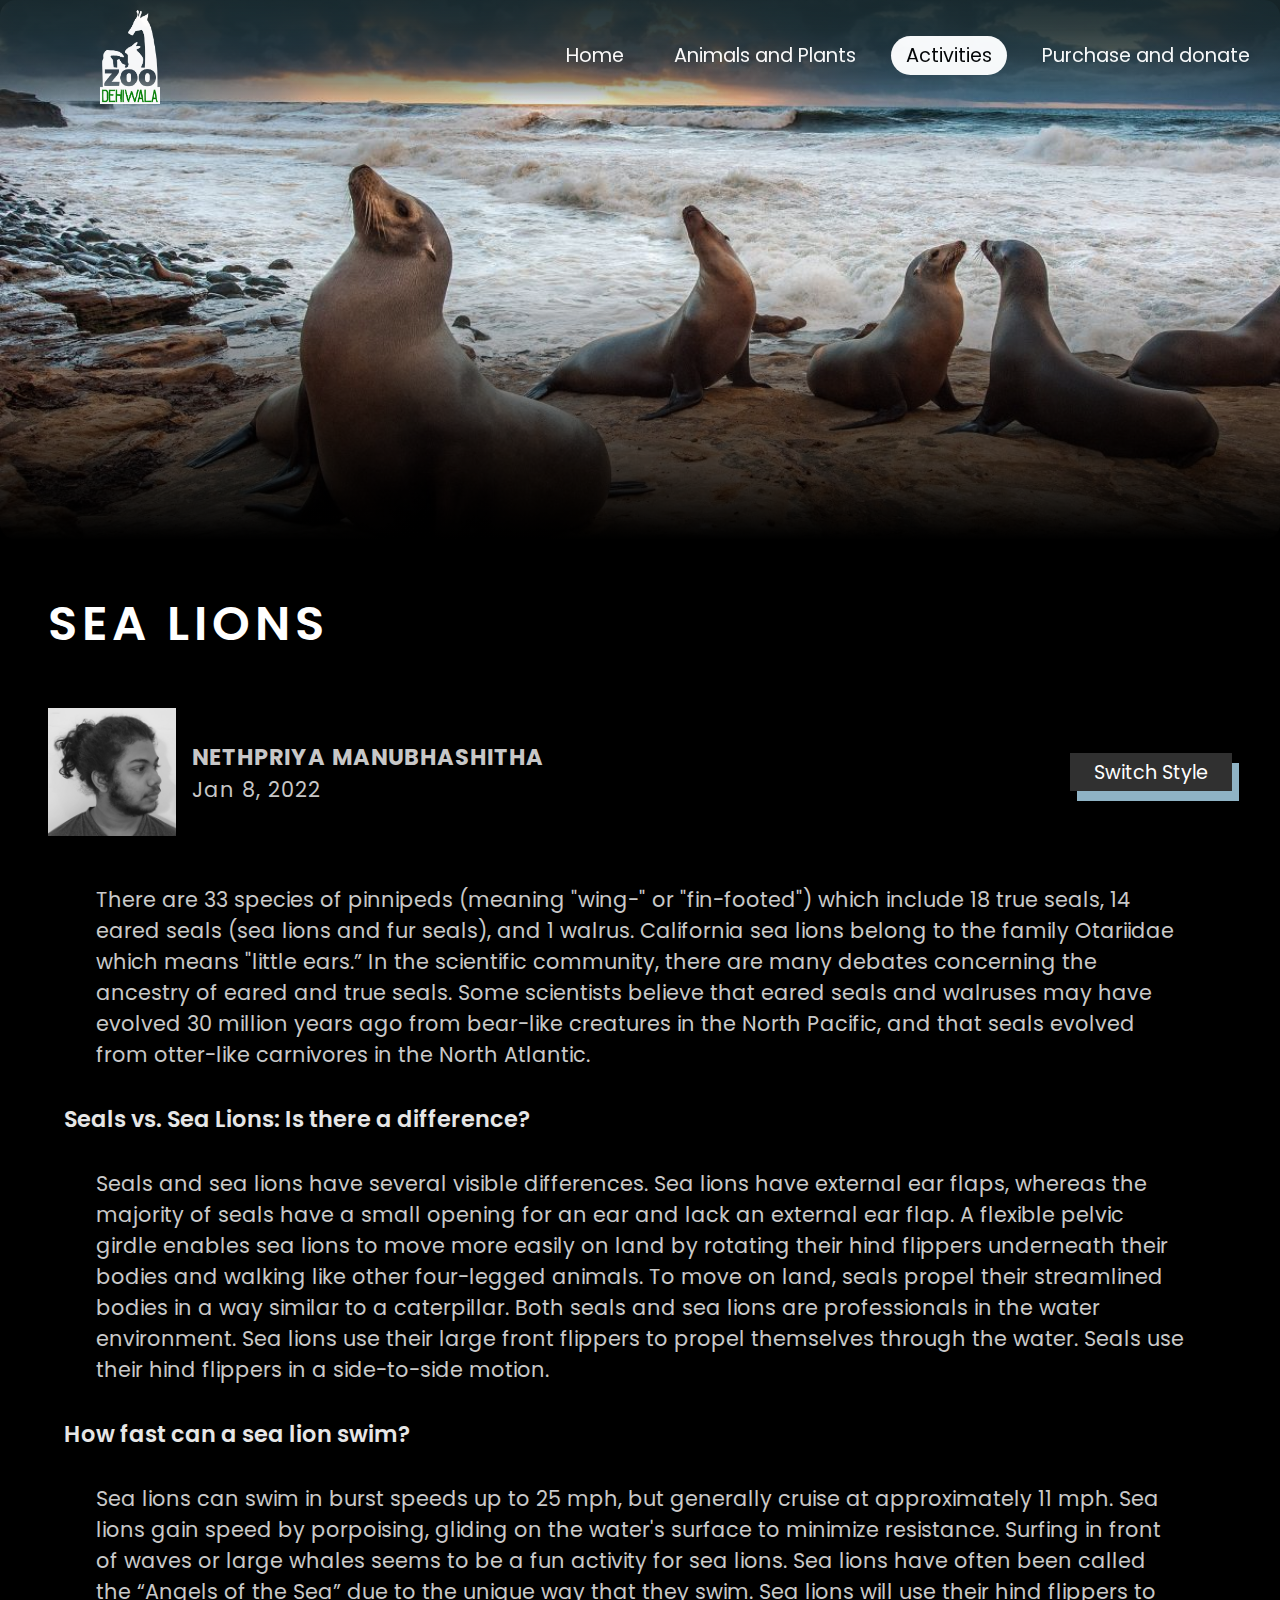
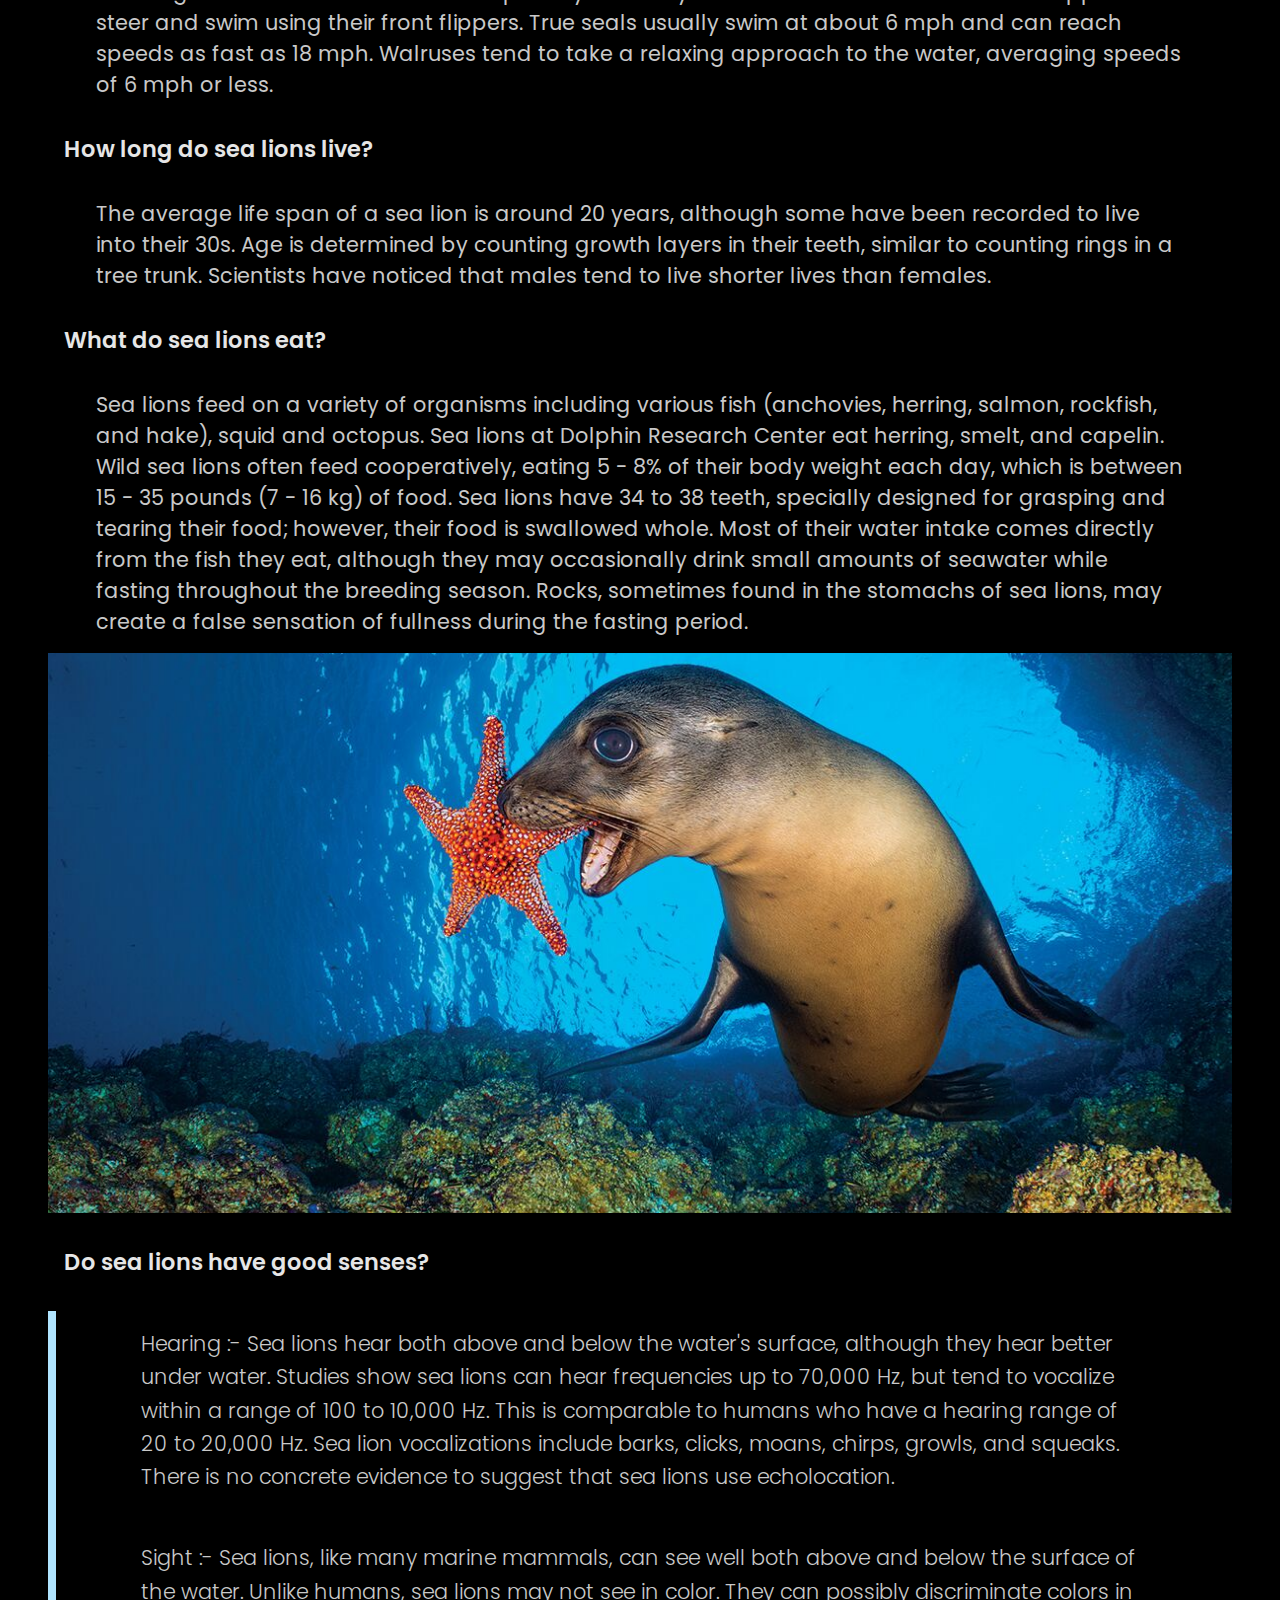
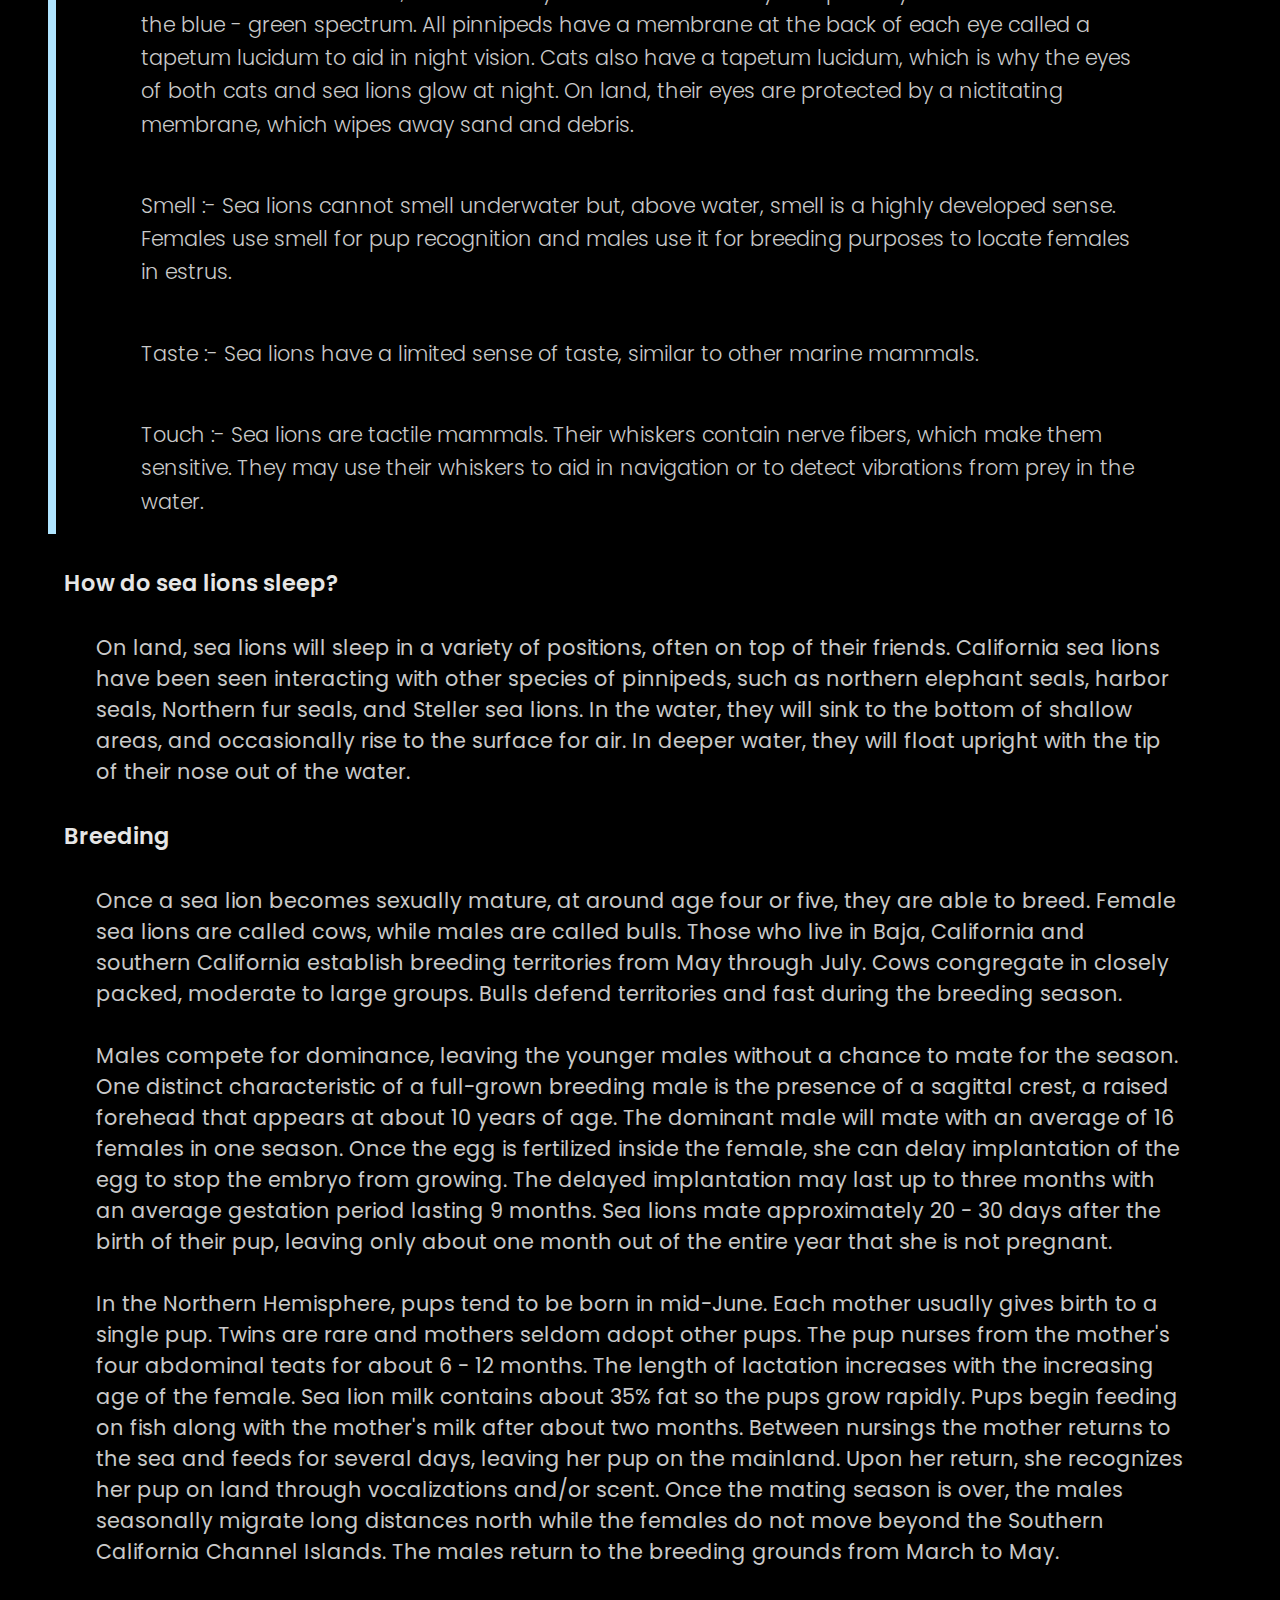
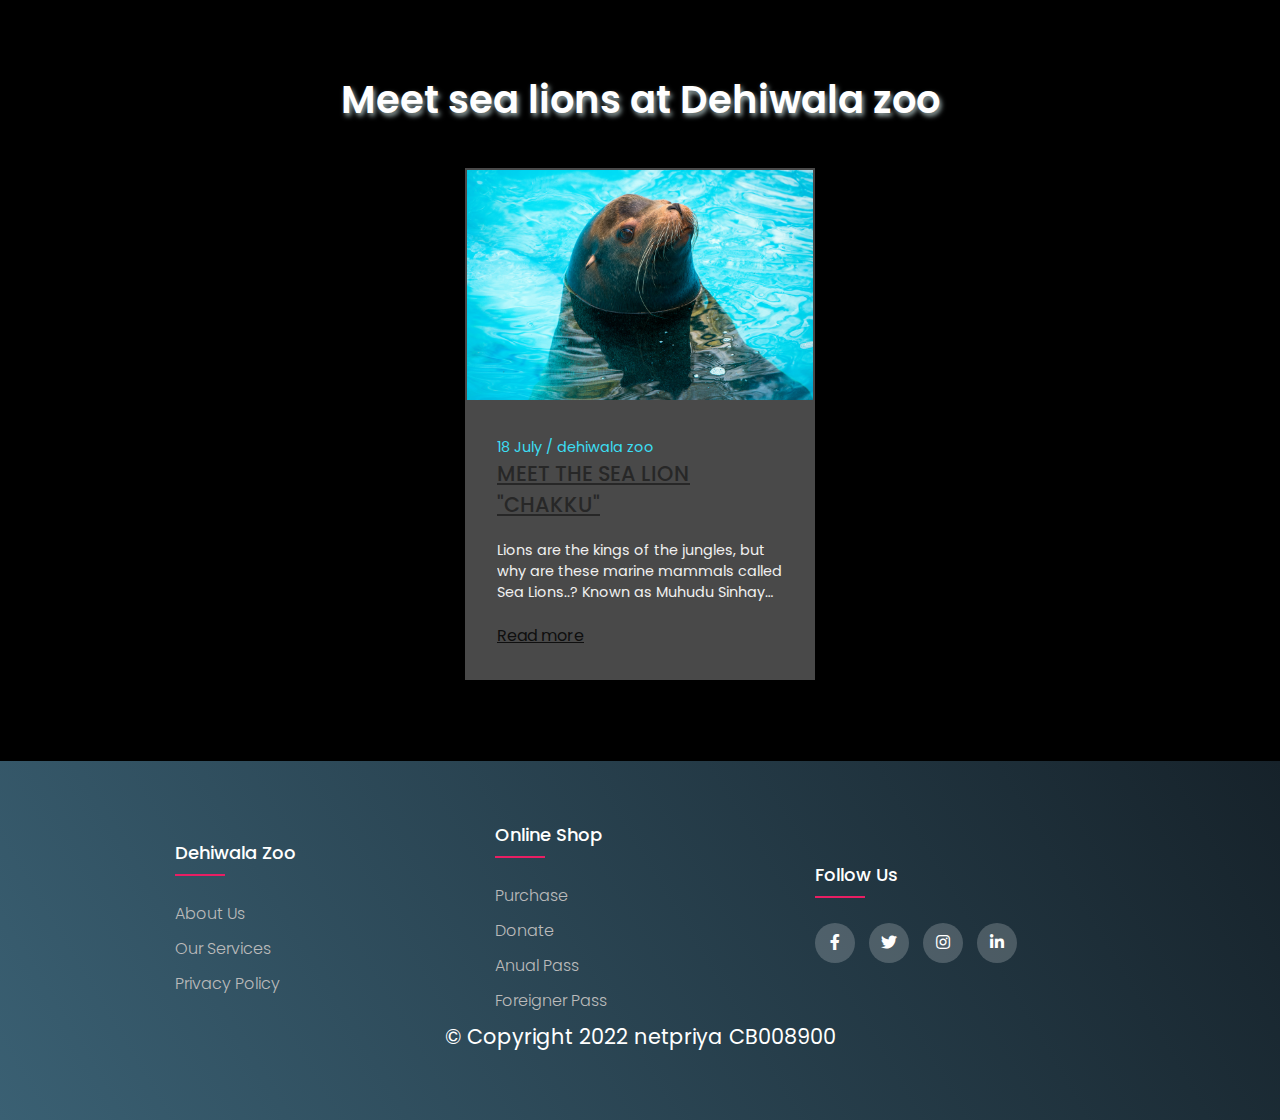
<file: blog2.html>
<!DOCTYPE html>
<html lang="en">
    <head>
        <meta charset="utf-8">
        <meta name="viweport" content="width=devise-width,initial-scale=1.0,maximum-scale=1.0,user-scalable=no,shrink-to-fit=no">
        <link rel="stylesheet" href="./css/blog2.css">
        <link rel="stylesheet" type="text/css" href="https://cdnjs.cloudflare.com/ajax/libs/font-awesome/5.15.1/css/all.min.css">
        <link rel="icon" href="images/LOGO white.png" type="image/x-icon" />
        </head>
        <body>
            <section class="header">
                <a href="index.html"><img id="logo" src="./images/LOGO white.png"></a>
                <nav>
                    
                    <div class="nav-links">
                        <ul>
                            <li><a href="./index.html">Home</a></li>
                            <li><a href="./animals and plants.html">Animals and Plants</a></li>
                            <li><a href="./activities.html" class="active">Activities</a></li>
                            <li><a href="./comingsoon.html">Purchase and donate</a></li>
                            <li><a href="./contact us.html">Contact us</a></li>
                        </ul>
                    </div>
                    <div class="mobile-nav">
                        <ul>
                            <li><a href="./index.html"><i class="fa fa-home"></i></a></li>
                            <li><a href="./animals and plants.html"><i class="fa fa-paw"></i></a></li>
                            <li><a href="./activities.html"><i class="fa fa-running"></i></a></li>
                            <li><a href="./comingsoon.html"><i class="fa fa-shopping-cart"></i></a></li>
                            <li><a href="./contact us.html"><i class="fa fa-phone-alt"></i></a></li>
                        </ul>
                    </div>
                </nav>
            </section>
            <section class="contact-sub-header">
            </section>
            <section class="blog">
            <div class="container">
                <div class="hero">

                </div>
                <main>
                    <h2>sea lions</h2>
                    <div class="profile-container">
                        <div class="profile">
                            <div class="img-container">

                            </div>
                            <div class="text">
                                <h3>Nethpriya Manubhashitha</h3>
                                <p>Jan 8, 2022</p>
                            </div>
                        </div>
                        <div class="button">
                            <a href="./blog1.html" class="btn">switch style</a>
                        </div>
                    </div>

                    <div class="content">
                        <p>
                            There are 33 species of pinnipeds (meaning "wing-" or "fin-footed") which include 18 true seals, 
                            14 eared seals (sea lions and fur seals), and 1 walrus. California sea lions belong to the family 
                            Otariidae which means "little ears.” In the scientific community, there are many debates concerning 
                            the ancestry of eared and true seals. Some scientists believe that eared seals and walruses may 
                            have evolved 30 million years ago from bear-like creatures in the North Pacific, and that seals 
                            evolved from otter-like carnivores in the North Atlantic.
                        </p>
                        <h4>Seals vs. Sea Lions: Is there a difference?</h4>
                        <p>
                            Seals and sea lions have several visible differences. Sea lions have external ear flaps, whereas 
                            the majority of seals have a small opening for an ear and lack an external ear flap. A flexible 
                            pelvic girdle enables sea lions to move more easily on land by rotating their hind flippers 
                            underneath their bodies and walking like other four-legged animals. To move on land, seals propel 
                            their streamlined bodies in a way similar to a caterpillar. Both seals and sea lions are 
                            professionals in the water environment. Sea lions use their large front flippers to propel 
                            themselves through the water. Seals use their hind flippers in a side-to-side motion.
                        </p>
                        <h4>How fast can a sea lion swim?</h4>
                        <p>
                            Sea lions can swim in burst speeds up to 25 mph, but generally cruise at approximately 11 mph. Sea 
                            lions gain speed by porpoising, gliding on the water's surface to minimize resistance. Surfing in 
                            front of waves or large whales seems to be a fun activity for sea lions. Sea lions have often been 
                            called the “Angels of the Sea” due to the unique way that they swim. Sea lions will use their hind 
                            flippers to steer and swim using their front flippers. True seals usually swim at about 6 mph and 
                            can reach speeds as fast as 18 mph. Walruses tend to take a relaxing approach to the water, 
                            averaging speeds of 6 mph or less.
                        </p>
                        <h4>How long do sea lions live?</h4>
                        <p>
                            The average life span of a sea lion is around 20 years, although some have been recorded to live 
                            into their 30s. Age is determined by counting growth layers in their teeth, similar to counting 
                            rings in a tree trunk. Scientists have noticed that males tend to live shorter lives than females.    
                        </p>
                        <h4>What do sea lions eat?</h4>
                        <p>
                            Sea lions feed on a variety of organisms including various fish (anchovies, herring, salmon, 
                            rockfish, and hake), squid and octopus. Sea lions at Dolphin Research Center eat herring, smelt, 
                            and capelin. Wild sea lions often feed cooperatively, eating 5 - 8% of their body weight each day, 
                            which is between 15 - 35 pounds (7 - 16 kg) of food. Sea lions have 34 to 38 teeth, specially 
                            designed for grasping and tearing their food; however, their food is swallowed whole. Most of 
                            their water intake comes directly from the fish they eat, although they may occasionally drink 
                            small amounts of seawater while fasting throughout the breeding season. Rocks, sometimes found 
                            in the stomachs of sea lions, may create a false sensation of fullness during the fasting period.
                        </p>
                        <div class="content-image-container"></div>
                        <h4>Do sea lions have good senses?</h4>
                        <blockquote>
                        <p>
                            Hearing :- Sea lions hear both above and below the water's surface, although they hear better under 
                            water. Studies show sea lions can hear frequencies up to 70,000 Hz, but tend to vocalize within a 
                            range of 100 to 10,000 Hz. This is comparable to humans who have a hearing range of 20 to 20,000 
                            Hz. Sea lion vocalizations include barks, clicks, moans, chirps, growls, and squeaks. There is no 
                            concrete evidence to suggest that sea lions use echolocation.
                        </p>
                        <p>
                            Sight :- Sea lions, like many marine mammals, can see well both above and below the surface 
                            of the water. Unlike humans, sea lions may not see in color. They can possibly discriminate colors 
                            in the blue - green spectrum. All pinnipeds have a membrane at the back of each eye called a 
                            tapetum lucidum to aid in night vision. Cats also have a tapetum lucidum, which is why the eyes 
                            of both cats and sea lions glow at night. On land, their eyes are protected by a nictitating 
                            membrane, which wipes away sand and debris.
                        </p>
                        <p>
                            Smell :- Sea lions cannot smell underwater but, above water, smell is a highly developed 
                            sense. Females use smell for pup recognition and males use it for breeding purposes to locate 
                            females in estrus.
                        </p>
                        <p>
                            Taste :- Sea lions have a limited sense of taste, similar to other marine mammals.
                        </p>
                        <p>
                            Touch :- Sea lions are tactile mammals. Their whiskers contain nerve fibers, which make them 
                            sensitive. They may use their whiskers to aid in navigation or to detect vibrations from prey in 
                            the water.
                        </p>
                        </blockquote>
                        <h4>How do sea lions sleep?</h4>
                        <p>
                            On land, sea lions will sleep in a variety of positions, often on top of their friends. 
                            California sea lions have been seen interacting with other species of pinnipeds, such as 
                            northern elephant seals, harbor seals, Northern fur seals, and Steller sea lions. In the 
                            water, they will sink to the bottom of shallow areas, and occasionally rise to the surface 
                            for air. In deeper water, they will float upright with the tip of their nose out of the water.
                        </p>
                        <h4>Breeding</h4>
                        <p>
                            Once a sea lion becomes sexually mature, at around age four or five, they are able to breed. 
                            Female sea lions are called cows, while males are called bulls. Those who live in Baja, California 
                            and southern California establish breeding territories from May through July. Cows congregate in 
                            closely packed, moderate to large groups. Bulls defend territories and fast during the breeding 
                            season.<br><br>
                            Males compete for dominance, leaving the younger males without a chance to mate for the season. 
                            One distinct characteristic of a full-grown breeding male is the presence of a sagittal crest, 
                            a raised forehead that appears at about 10 years of age. The dominant male will mate with an 
                            average of 16 females in one season. Once the egg is fertilized inside the female, she can delay 
                            implantation of the egg to stop the embryo from growing. The delayed implantation may last up to 
                            three months with an average gestation period lasting 9 months. Sea lions mate approximately 20 - 
                            30 days after the birth of their pup, leaving only about one month out of the entire year that she 
                            is not pregnant.<br><br>
                            In the Northern Hemisphere, pups tend to be born in mid-June. Each mother usually gives birth to 
                            a single pup. Twins are rare and mothers seldom adopt other pups. The pup nurses from the mother's 
                            four abdominal teats for about 6 - 12 months. The length of lactation increases with the increasing 
                            age of the female. Sea lion milk contains about 35% fat so the pups grow rapidly. Pups begin 
                            feeding on fish along with the mother's milk after about two months. Between nursings the mother 
                            returns to the sea and feeds for several days, leaving her pup on the mainland. Upon her return, 
                            she recognizes her pup on land through vocalizations and/or scent. Once the mating season is over, 
                            the males seasonally migrate long distances north while the females do not move beyond the 
                            Southern California Channel Islands. The males return to the breeding grounds from March to May.
                        </p>
                    </div>
                </main>
                <section id="blog">
                    <div class="blog-heading">
                        <h5>Meet sea lions at Dehiwala zoo </h5>
                    </div>
                    <div class="blog-container">
                        <div class="blog-box">
                            <div class="blog-img">
                                <img src="./images/chakku.jpg" alt="blog">
                            </div>
                            <div class="blog-text">
                                <span>18 July / dehiwala zoo</span>
                                <a href="#" class="blog-title">MEET THE SEA LION "CHAKKU"</a>
                                <p>Lions are the kings of the jungles, but why are these marine mammals called Sea Lions..? Known as Muhudu Sinhaya in Sinhala, this strange name grabs the attention of the zoo visitors who flock to the arena at the entrance to the Aquarium to witness the performances of Chakku and Karl - Colombo Zoo’s pair of sea lions. They are very intelligent and play many tricks in front of you. It is amazing, how they so obediently act on their master's commands. Playing with the ball is their favourite game and they also like to swim the length of the small pond to show acrobatic skills. After the show, the sea lion would shake hands with the masters and say goodbye to the audience before they go into their dens, located inside.
                                </p>
                                <a href="./activities.html">Read more</a>
                            </div>
                        </div>
                    </div>
                </section>
            </div>
            </section>
            <footer class="footer">
                    <div class="row">
                        <div class="footer-col">
                            <h4>Dehiwala zoo</h4>
                            <ul>
                                <li><a href="#about">about us</a></li>
                                <li><a href="./activities.html">our services</a></li>
                                <li><a href="#">privacy policy</a></li>
                            </ul>
                        </div>
                        <div class="footer-col">
                            <h4>online shop</h4>
                            <ul>
                                <li><a href="./comingsoon.html">purchase</a></li>
                                <li><a href="./comingsoon.html">donate</a></li>
                                <li><a href="./comingsoon.html">anual pass</a></li>
                                <li><a href="./comingsoon.html">foreigner Pass</a></li>
                            </ul>
                        </div>
                        <div class="footer-col">
                            <h4>follow us</h4>
                            <div class="social-links">
                                <a href="https://web.facebook.com/N.Z.G.D.S/?_rdc=1&_rdr"><i class="fab fa-facebook-f"></i></a>
                                <a href="https://twitter.com/sri_zoo"><i class="fab fa-twitter"></i></a>
                                <a href="https://www.instagram.com/explore/locations/279089895/national-zoological-gardens-of-sri-lanka/?hl=en"><i class="fab fa-instagram"></i></a>
                                <a href="https://www.linkedin.com/in/zoo-dehiwala-259467150/?originalSubdomain=lk"><i class="fab fa-linkedin-in"></i></a>
                            </div>
                        </div>
                        <div class="copyrightText">
                            <p>&copy; Copyright 2022 netpriya CB008900</p>
                        </div>
                    </div>
           </footer>
        </body>
</html>
</file>
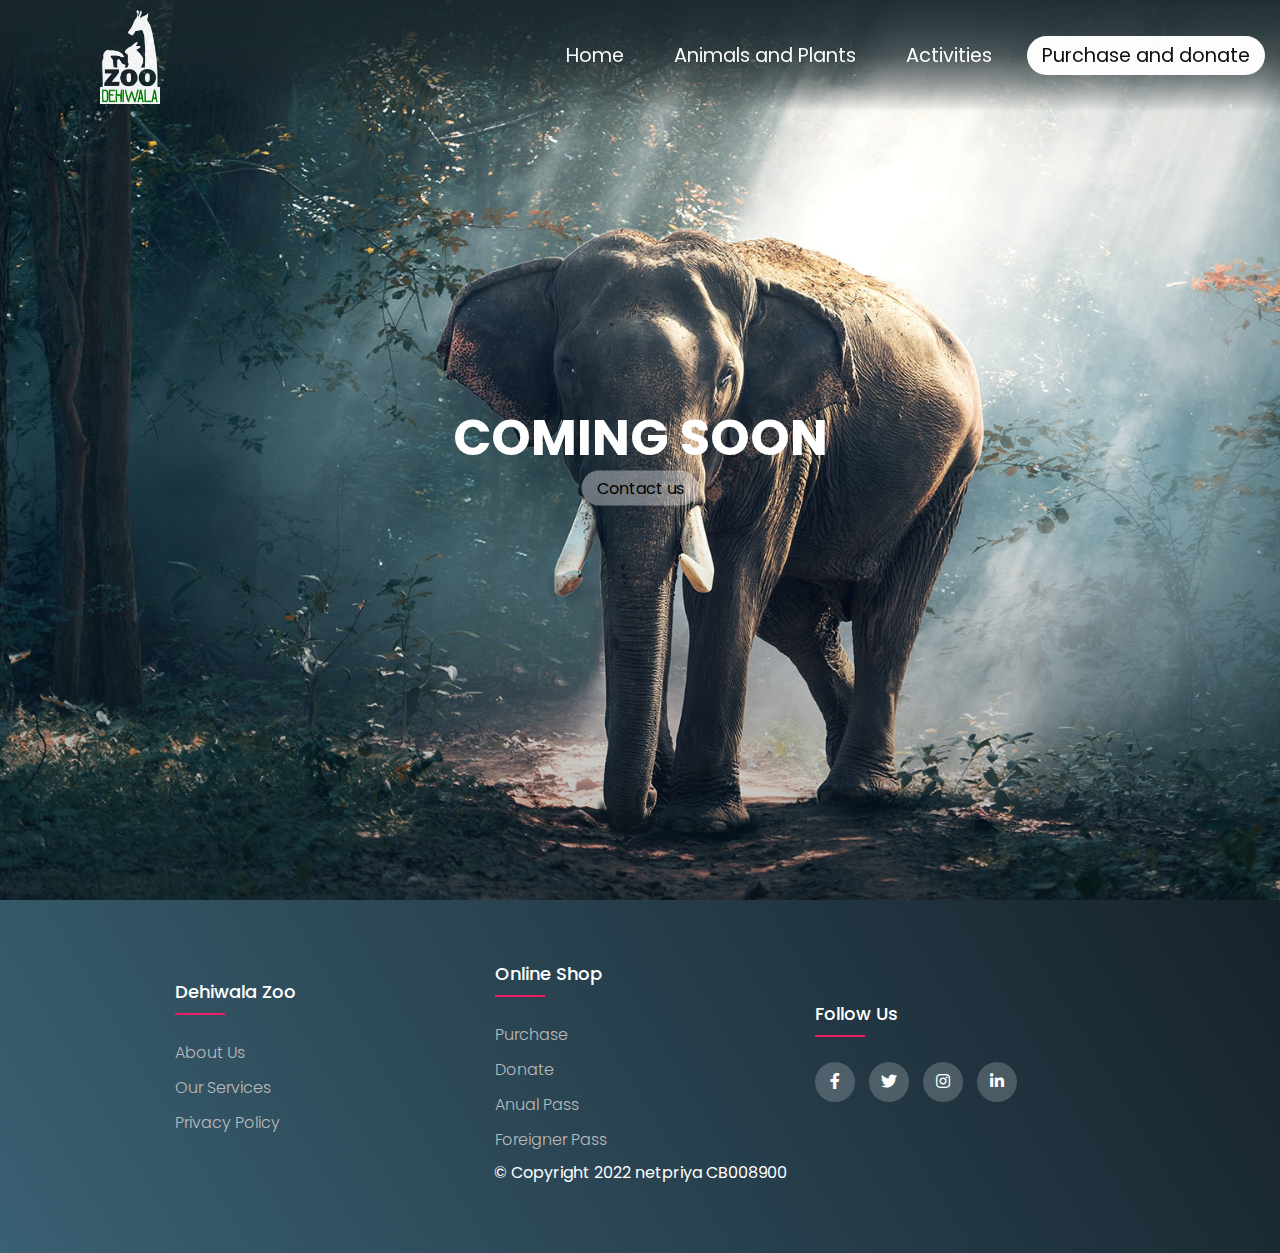
<file: comingsoon.html>
<!DOCTYPE html>
<html lang="en">
    <head>
        <meta charset="utf-8">
        <meta name="viweport" content="width=devise-width,initial-scale=1.0,maximum-scale=1.0,user-scalable=no,shrink-to-fit=no">
        <link rel="stylesheet" href="./css/style.css">
        <link rel="stylesheet" type="text/css" href="https://cdnjs.cloudflare.com/ajax/libs/font-awesome/5.15.1/css/all.min.css">
        <link rel="icon" href="images/LOGO white.png" type="image/x-icon" />
        </head>
        <body>
            <section class="header">
                <a href="index.html"><img id="logo" src="./images/LOGO white.png"></a>
                <nav>
                    
                    <div class="nav-links">
                        <ul>
                            <li><a href="./index.html">Home</a></li>
                            <li><a href="./animals and plants.html">Animals and Plants</a></li>
                            <li><a href="./activities.html">Activities</a></li>
                            <li><a href="./comingsoon.html"class="active">Purchase and donate</a></li>
                            <li><a href="./contact us.html"class="ctn">Contact us</a></li>
                        </ul>
                    </div>
                    <div class="mobile-nav">
                        <ul>
                            <li><a href="./index.html"><i class="fa fa-home"></i></a></li>
                            <li><a href="./animals and plants.html"><i class="fa fa-paw"></i></a></li>
                            <li><a href="./activities.html"><i class="fa fa-running"></i></a></li>
                            <li><a href="./comingsoon.html"><i class="fa fa-shopping-cart"></i></a></li>
                            <li><a href="./contact us.html"><i class="fa fa-phone-alt"></i></a></li>
                        </ul>
                    </div>
                </nav>
            </section>
            <section class="purchase-sub-header">
            </section>
            <div class="middle">
              <h1>COMING SOON</h1>
              <a href="./contact us.html"class="contact-button">Contact us</a>
            </div>
            <footer class="footer">
                    <div class="row">
                        <div class="footer-col">
                            <h4>Dehiwala zoo</h4>
                            <ul>
                                <li><a href="#about">about us</a></li>
                                <li><a href="./activities.html">our services</a></li>
                                <li><a href="#">privacy policy</a></li>
                            </ul>
                        </div>
                        <div class="footer-col">
                            <h4>online shop</h4>
                            <ul>
                                <li><a href="./comingsoon.html">purchase</a></li>
                                <li><a href="./comingsoon.html">donate</a></li>
                                <li><a href="./comingsoon.html">anual pass</a></li>
                                <li><a href="./comingsoon.html">foreigner Pass</a></li>
                            </ul>
                        </div>
                        <div class="footer-col">
                            <h4>follow us</h4>
                            <div class="social-links">
                                <a href="https://web.facebook.com/N.Z.G.D.S/?_rdc=1&_rdr"><i class="fab fa-facebook-f"></i></a>
                                <a href="https://twitter.com/sri_zoo"><i class="fab fa-twitter"></i></a>
                                <a href="https://www.instagram.com/explore/locations/279089895/national-zoological-gardens-of-sri-lanka/?hl=en"><i class="fab fa-instagram"></i></a>
                                <a href="https://www.linkedin.com/in/zoo-dehiwala-259467150/?originalSubdomain=lk"><i class="fab fa-linkedin-in"></i></a>
                            </div>
                        </div>
                        <div class="copyrightText">
                            <p>&copy; Copyright 2022 netpriya CB008900</p>
                        </div>
                    </div>
           </footer>
        </body>
</html>
</file>
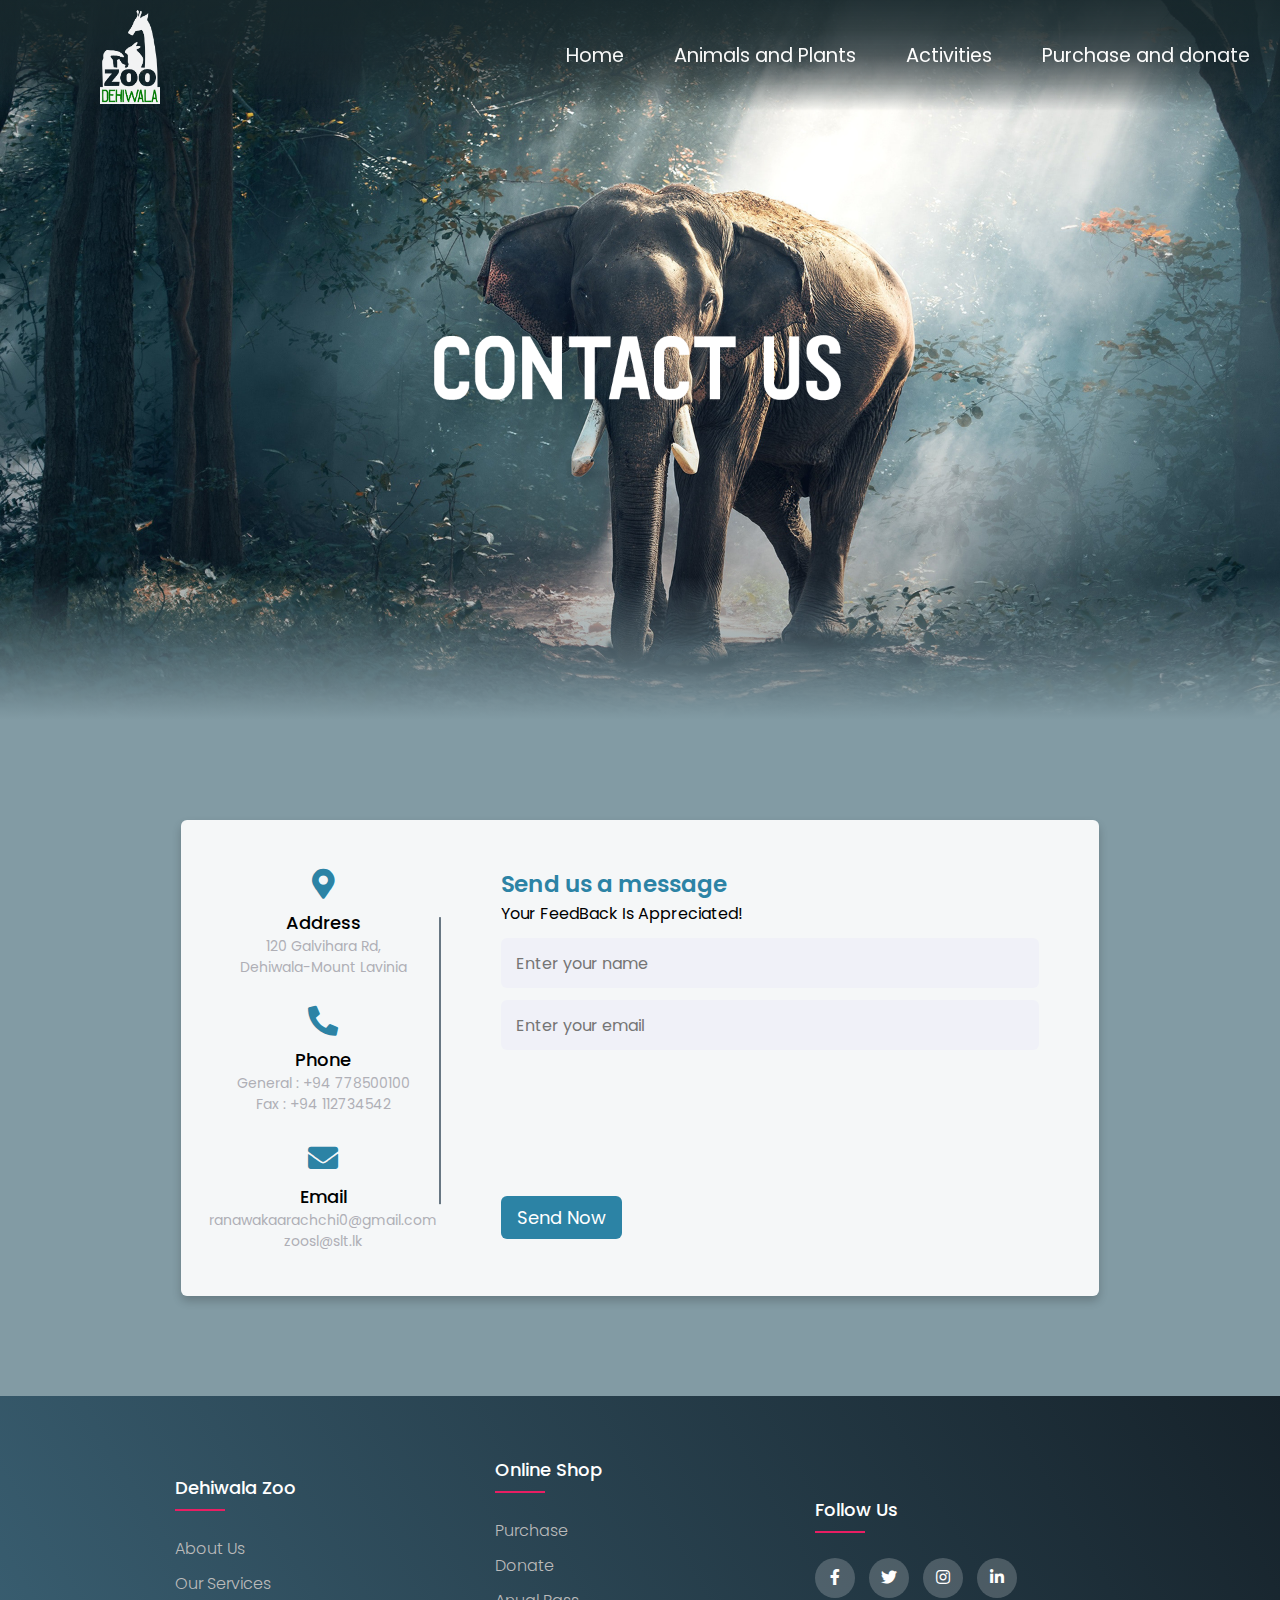
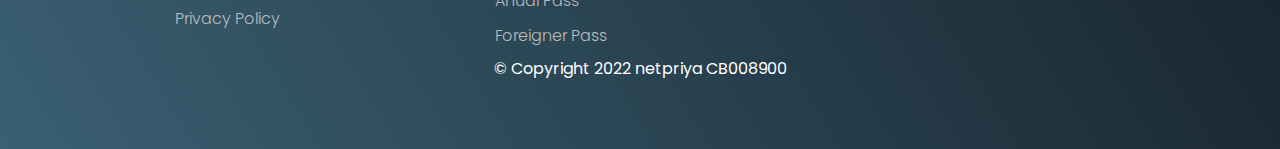
<file: contact us.html>
<!DOCTYPE html>
<html lang="en">
    <head>
        <meta charset="utf-8">
        <meta name="viweport" content="width=devise-width,initial-scale=1.0,maximum-scale=1.0,user-scalable=no,shrink-to-fit=no">
        <link rel="stylesheet" href="./css/style.css">
        <link rel="stylesheet" type="text/css" href="https://cdnjs.cloudflare.com/ajax/libs/font-awesome/5.15.1/css/all.min.css">
        <link rel="icon" href="images/LOGO white.png" type="image/x-icon" />
        </head>
        <body>
            <section class="header">
                <a href="index.html"><img id="logo" src="./images/LOGO white.png"></a>
                <nav>
                    
                    <div class="nav-links">
                        <ul>
                            <li><a href="./index.html">Home</a></li>
                            <li><a href="./animals and plants.html">Animals and Plants</a></li>
                            <li><a href="./activities.html">Activities</a></li>
                            <li><a href="./comingsoon.html">Purchase and donate</a></li>
                            <li><a href="#"class="active">Contact us</a></li>
                        </ul>
                    </div>
                    <div class="mobile-nav">
                        <ul>
                            <li><a href="./index.html"><i class="fa fa-home"></i></a></li>
                            <li><a href="./animals and plants.html"><i class="fa fa-paw"></i></a></li>
                            <li><a href="./activities.html"><i class="fa fa-running"></i></a></li>
                            <li><a href="./comingsoon.html"><i class="fa fa-shopping-cart"></i></a></li>
                            <li><a href="./contact us.html"><i class="fa fa-phone-alt"></i></a></li>
                        </ul>
                    </div>
                </nav>
            </section>
            <section class="contact-sub-header">
            </section>
            <section class="section-contactus">
                <div class="containerp">
            <div class="container">
                <div class="content">
                  <div class="left-side">
                    <div class="address details">
                      <i class="fas fa-map-marker-alt"></i>
                      <div class="topic">Address</div>
                      <div class="text-one">120 Galvihara Rd,</div>
                      <div class="text-two">Dehiwala-Mount Lavinia</div>
                    </div>
                    <div class="phone details">
                      <i class="fas fa-phone-alt"></i>
                      <div class="topic">Phone</div>
                      <div class="text-one">General : +94 778500100</div>
                      <div class="text-two">Fax : +94 112734542</div>
                    </div>
                    <div class="email details">
                      <i class="fas fa-envelope"></i>
                      <div class="topic">Email</div>
                      <div class="text-one">ranawakaarachchi0@gmail.com</div>
                      <div class="text-two">zoosl@slt.lk</div>
                    </div>
                  </div>
                  <div class="right-side">
                    <div class="topic-text">Send us a message</div>
                    <p>Your FeedBack Is Appreciated!</p>
                  <form action="#">
                    <div class="input-box">
                      <input type="text" placeholder="Enter your name">
                    </div>
                    <div class="input-box">
                      <input type="text" placeholder="Enter your email">
                    </div>
                    <div class="input-box message-box">
                      
                    </div>
                    <div class="button">
                      <input type="button" value="Send Now" >
                    </div>
                  </form>
                </div>
                </div>
              </div>
            </div>
            </section>
            <footer class="footer">
                    <div class="row">
                        <div class="footer-col">
                            <h4>Dehiwala zoo</h4>
                            <ul>
                                <li><a href="#about">about us</a></li>
                                <li><a href="./comingsoon.html">our services</a></li>
                                <li><a href="#">privacy policy</a></li>
                            </ul>
                        </div>
                        <div class="footer-col">
                            <h4>online shop</h4>
                            <ul>
                                <li><a href="./comingsoon.html">purchase</a></li>
                                <li><a href="./comingsoon.html">donate</a></li>
                                <li><a href="./comingsoon.html">anual pass</a></li>
                                <li><a href="./comingsoon.html">foreigner Pass</a></li>
                            </ul>
                        </div>
                        <div class="footer-col">
                            <h4>follow us</h4>
                            <div class="social-links">
                                <a href="https://web.facebook.com/N.Z.G.D.S/?_rdc=1&_rdr"><i class="fab fa-facebook-f"></i></a>
                                <a href="https://twitter.com/sri_zoo"><i class="fab fa-twitter"></i></a>
                                <a href="https://www.instagram.com/explore/locations/279089895/national-zoological-gardens-of-sri-lanka/?hl=en"><i class="fab fa-instagram"></i></a>
                                <a href="https://www.linkedin.com/in/zoo-dehiwala-259467150/?originalSubdomain=lk"><i class="fab fa-linkedin-in"></i></a>
                            </div>
                        </div>
                        <div class="copyrightText">
                            <p>&copy; Copyright 2022 netpriya CB008900</p>
                        </div>
                    </div>
           </footer>
        </body>
</html>
</file>
<file: css/style.css>
@import url('https://fonts.googleapis.com/css2?family=Poppins&display=swap'); 
*
{
    margin: 0;
    padding: 0;
    box-sizing: border-box;
    font-family: 'Poppins', sans-serif;
    scroll-behavior: smooth;
}
body
{
    background-color: rgb(130,155,164);
    overflow-x: hidden;
    
}
*, *::after, *::before {
    box-sizing: border-box;
  }
.header
{
    position: fixed;
    min-height: 100px;
    width: 100%;
    display: flex;
    background: linear-gradient(to bottom,#18272c,#18272cee,#18272ccc,#18272c77,#18272c00);
    opacity: 95%;
    z-index: 100;
}
#logo
{
    width: 60px;
    margin-top: 10px;
    margin-left: 100px;

}
nav
{
    padding-left: 29%;
    display: flex;
    justify-content: right;
    align-items: center;
}
.nav-links
{
    flex: 1;
    text-align: right;
    font-size: 2.15vmin;
}
.ctn 
{
    background-color: #0000005d;
}
.nav-links ul
{
    display: flex;
    
}
.nav-links ul li
{
   
    list-style: none;
    margin-left: 20px;
}
.nav-links ul li a
{
    white-space: nowrap;
    text-decoration: none;
    padding: 6px 15px;
    color: white;
    border-radius: 20px;
} 
.nav-links ul li a:hover,
.nav-links li a.active
{
    background: rgb(255, 255, 255);
    color: rgb(0, 0, 0);
}
.mobile-nav
{
    flex: 1;
    align-content: left;
    display: none;
}
.mobile-nav ul
{
    display: flex;
}

@media (max-width:1024px)
{
    .header
    {
        background: transparent;
    }
    .nav-links ul
    {
       display: none;
    }
   .mobile-nav
   {
       background: linear-gradient(to top,#18272c,#18272cee,#18272ccc,#18272c77,#18272c00);
       display: block;
       position: fixed;
       bottom: 0;
       left: 0;
       display: flex;
       justify-content: space-around;
       align-items: center;
       width: 100%;
       padding: 10px;
   }
   .mobile-nav i
   {
       padding: 10px 70px;
       font-size: 7vmin;
       color: #ffffff;
       cursor: pointer;
   }
   .mobile-nav li:hover i
   {
       color: #93ddeb;
   }
}
#section1
{
    position: relative  ;
    width: 100%;
    height: 100vh;
    padding: 100px;
    display: flex;
    justify-content: center;
    align-items: center;
    overflow: hidden;
}
#section1::before
{
    content: '';
    position: absolute;
    bottom: 0;
    width: 100%;
    height: 100px;
    background: linear-gradient(to top,#18272c,transparent);
    z-index: 13;
}
#section1 img
{
    position: absolute;
    top: 0;
    left: 0;
    width: 100%;
    height: auto;
    object-fit: cover;
    pointer-events: none;
}
.welcome
{
    height: auto;
    opacity: 70%;
    mix-blend-mode: luminosity;
    -webkit-filter: drop-shadow(5px 5px 5px #666666);
    filter: drop-shadow(5px 5px 5px #666666);
    position: absolute;
}

#btn
{
    
    text-decoration: none;
    display: block;
    z-index: 11; 
    padding: 8px 30px;
    border-radius: 40px;
    background: rgba(0, 0, 0, 0.493);
    font-size: larger;
    color: white;
    transform: translateY(270px);
}
.about
{
    width: 100%;
    height: auto;
    position: relative;
    z-index: 12;
    padding: 90px;
    background: rgba(24,39,44,255);
}
.about h2
{
    font-size: 3.5em;
    margin-bottom: 10px;
    color: white;
    
}
.about p
{
    font-size: 1em;
    color: white;
}
#one
{
    display: flex;
    padding: auto;
}
#two
{
    margin-left: 48%;
    display: flex; 
}
.list
{
    list-style-position: inside;
    color: cadetblue;
}
.list ol
{
    margin-left: 50%;
}
.list ul
{
    list-style-position: inside;
    margin-left: 50%;
    list-style-type: square;
}
#dehiwalazoo
{
    display: flex;
    width: 450px;
    float: right;
    padding-right: 50px;
    margin-left: 100px;
  
}
#zooinside
{
    display: flex;
    float: left;
    width: 450px;
    margin-left: 55px;
    margin-right: 100px;
}
#section3
{
        padding: 100px;
        position: relative;
        width: 100%;
        height: auto;
        background-image: url(../images/flemingo.jpg);
        background-position: bottom;
        background-size: cover;
}
#section3 h3
{
    font-size: 3.5em;
    color: white;
    text-shadow: 0px 7px 10px #217249b4;
}  
#intro
{
    margin-top: 20px;
    padding-right: 10em;
    color: white;
} 
.wrapper
{
    display: flex;
    width: 80%;
    border-radius: 40px;    
    flex-wrap:  wrap;
    justify-content: space-around;
    margin: auto ;


    /*align-items: center;
    margin-left: 10em;
    margin-right: 10em;
    padding-top: 2em;
    display: grid;
    grid: auto / repeat(auto-fit, minmax(15em, 1fr));
    grid-gap: 6em;
    width: 70%;
    */
}
.card
{

    border-radius: 30px;
    width: 300px;
    height: 360px;
    padding: 2rem 1rem 2rem;
    margin-top: 2em;
    background: #fff;
    position: relative;
    box-shadow: 5px 7px 15px #00ff4481;
    transition: 0.5s ease-in-out;
}
.card:hover
{
    transform: translateY(20px);
}
.card:before
{
    content: '';
    position: absolute;
    bottom: 0;
    left: 0;
    width: 100%;
    height: 100%;
    border-radius: 30px;
    background: linear-gradient(to top,rgba(0,176,155,0.5),rgba(150,201,61,1));
    z-index: 2;
    transition: 0.5s all;
    opacity: 0;
}
.card:hover:before
{
    opacity: 1;
}
.card img
{
    border-radius: 30px;
    width: 100%;
    height: 100%;
    object-fit: cover;
    position: absolute;
    top: 0;
    left: 0;
}
.card .info
{
    position: relative;
    z-index: 3;
    color: #fff;
    opacity: 0;
    transform: rotateY(30px);
    transition: 0.5s all;
}
.card:hover .info
{
    opacity: 1;
    transform: translateY(0px);
}
.card .info h1
{
    font-size: 2em;
    margin: 0;
}
.card .info p
{
    letter-spacing: 1px;
    font-size: 17px;
    font-weight: bold;
    margin-top: 8px;
    margin-bottom: 20px;
}
.card .info .btn1
{
    text-decoration: none;
    padding: 0.5rem 1rem;
    background: #fff;
    color: black;
    font-size: 14px;
    font-weight: bold;
    cursor: pointer;
    transition: 0.4s ease-in-out;
}
a
{
    text-decoration: none;
}
.wrapper::after
{
    content: '';
    position: absolute;
    bottom: 0;
    width: 100%;
    height: 100px;
    background: linear-gradient(to top,rgb(130,155,164),transparent);
    z-index: 13; 
}
#blog
{
    display: flex;
    justify-content: center;
    align-items: center;
    flex-direction: column;
    padding: 40px;
    border-bottom: 1px solid rgba(0, 0, 0, 0.5);
}
.blog-heading
{
    display: flex;
    justify-content: center;
    align-items: center;
    flex-direction: column;
}
.blog-heading h5
{
    font-size: 2.4rem;
    color: #2b2b2b;
    font-weight: 600;
}
.blog-container
{
    display: flex;
    justify-content: center;
    align-items: center;
    margin: 20px 0px;
    flex-wrap: wrap;
}
.blog-box
{
    width: 350px;
    background-color: #fff;
    border: 1px solid #ececec;
    margin: 20px;
}
.blog-img 
{
    width: 100%;
    height: auto;
}
.blog-img img
{
    width: 100%;
    height: 100%;
    object-fit: cover;
    object-position: center;
}
.blog-text
{
    padding: 30px;
    display: flex;
    flex-direction: column;
}
.blog-text span {
    color: #f33c3c;
    font-size: 0.9rem;
}
.blog-text .blog-title
{
    font-size: 1.3rem;
    font-weight: 500;
    color: #272727;
}
.blog-text .blog-title:hover
{
    color: #f33c3c;
    transition: all ease 0.3s;
}
.blog-text p
{
    color: #9b9b9b;
    font-size: 0.9rem;
    display: -webkit-box;
    -webkit-line-clamp: 3;
    -webkit-box-orient: vertical;
    overflow: hidden;
    text-overflow: ellipsis;
    margin: 20px 0px;
}   
.blog-text a
{
    color: #0f0f0f;

}
.blog-text a:hover
{
    color: #f33c3c;
    transition: all ease 0.3ss;
}
@media(max-width:1250px)
{
    .blog-box
    {
        width: 100%;
    }
}
@media(max-width:1100px)
{
    .blog-box
    {
        width: 70%;
    }
}
@media(max-width:550px)
{
    .blog-box
    {
        width: 20px 10px;
    }
}
.footer-container{
	max-width: 1170px;
	margin:auto;  
    padding-bottom: 50px;
}
.row{
	display: flex;
	flex-wrap: wrap;
    justify-content: center;
    align-items: center;
}
ul{
	list-style: none;
}
.footer{
	background: linear-gradient(59deg, #3A6073, #16222A);
    padding: 60px 0;  
}
.footer-col{
   width: 25%;
   padding: 0 15px;  
}
.footer-col h4{
	font-size: 18px;
	color: #ffffff;
	text-transform: capitalize;
	margin-bottom: 35px;
	font-weight: 500;
	position: relative;    
}
.footer-col h4::before{
	content: '';
	position: absolute;
	left:0;
	bottom: -10px;
	background-color: #e91e63;
	height: 2px;
	box-sizing: border-box;
	width: 50px;
}
.footer-col ul li:not(:last-child){
	margin-bottom: 10px;
}
.footer-col ul li a{
	font-size: 16px;
	text-transform: capitalize;
	color: #ffffff;
	text-decoration: none;
	font-weight: 300;
	color: #bbbbbb;
	display: block;
	transition: all 0.3s ease;
}
.footer-col ul li a:hover{
	color: #ffffff;
	padding-left: 8px;
}
.footer-col .social-links a{
	display: inline-block;
	height: 40px;
	width: 40px;
	background-color: rgba(255,255,255,0.2);
	margin:0 10px 10px 0;
	text-align: center;
	line-height: 40px;
	border-radius: 50%;
	color: #ffffff;
	transition: all 0.5s ease;
}
.footer-col .social-links a:hover{
	color: #24262b;
	background-color: #ffffff;
}
@media(max-width: 767px){
  .footer-col{
    width: 50%;
    margin-bottom: 30px;
}
}
@media(max-width: 574px){
  .footer-col{
    width: 100%;
    padding-bottom: 100px;
}
}
.copyrightText
{
    width: 100%;
    padding: 8px 100px;
    text-align: center;
    color: #ffffff;
}
/*animals and plants page*/
.sub-header
{
    height: 80vh;
    width: 100%;
    background: url(../images/animalsheader.png),linear-gradient(transparent,transparent,transparent,transparent,transparent,rgb(130,155,164)),url(../images/background.png);
    background-position: center;
    background-size: cover;
    justify-content: center;
}
.animals
{
    width: 10%;
    margin: auto;
    padding-left: 0px;
    padding-top: 70px;
    padding-bottom: 50px;
}
.col
{
    flex-basis: 50%;
}
.col h1
{
    color: #fff;
    font-size: 100px;
}
.col p
{
    color: #fff;
    font-size: 15px;
    line-height: 15px;
}
/*.animal-card
{
    width: 200;
    height: 230px;
    display: inline-block;
    border-radius: 10px;
    padding: 15px 25px;
    box-sizing: border-box;
    cursor: pointer;
    background-image: url(./images/monkey.jpg);
    background-position: center;
    background-size: cover;
}*/
#animal-section
{
        padding: 100px;
        position: relative;
        width: 100%;
        height: auto;
        background: rgb(130,155,164);
        background-position: bottom;
        background-size: cover;
}
#animal-section h3
{
    font-size: 3.5em;
    color: rgb(60, 83, 87);
    text-shadow: 0px 7px 10px #217249b4;
}  
#animal-intro
{
    margin-top: 20px;
    padding-right: 10em;
    color: white;
} 
.animal-wrapper
{
    display: flex;
    width: 80%;
    border-radius: 40px;    
    flex-wrap:  wrap;
    justify-content: space-around;
    margin: auto ;


    /*align-items: center;
    margin-left: 10em;
    margin-right: 10em;
    padding-top: 2em;
    display: grid;
    grid: auto / repeat(auto-fit, minmax(15em, 1fr));
    grid-gap: 6em;
    width: 70%;
    */
}
.animal-card
{

    border-radius: 30px;
    width: 300px;
    height: 360px;
    padding: 2rem 1rem 2rem;
    margin-top: 2em;
    background: #fff;
    position: relative;
    box-shadow: 5px 7px 15px #263a2b;
    transition: 0.5s ease-in-out;
}
.animal-card:hover
{
    transform: translateY(20px);
}
.animal-card:before
{
    content: '';
    position: absolute;
    bottom: 0;
    left: 0;
    width: 100%;
    height: 100%;
    border-radius: 30px;
    background: linear-gradient(to bottom,rgba(0, 0, 0, 0.623),rgba(0, 0, 0, 0.192));
    z-index: 2;
    transition: 0.5s all;
    opacity: 0;
}
.animal-card:hover:before
{
    opacity: 1;
}
.animal-card img
{
    border-radius: 30px;
    width: 100%;
    height: 100%;
    object-fit: cover;
    position: absolute;
    top: 0;
    left: 0;
}
.animal-card .info
{
    position: relative;
    z-index: 3;
    color: #fff;
    opacity: 0;
    transform: rotateY(30px);
    transition: 0.5s all;
}
.animal-card:hover .info
{
    opacity: 1;
    transform: translateY(0px);
}
.animal-card .info h1
{
    font-size: 2em;
    margin: 0;
}
.animal-card .info p
{
    letter-spacing: 1px;
    font-size: 17px;
    font-weight: bold;
    margin-top: 8px;
    margin-bottom: 20px;
}
.animal-card .info .btn1
{
    text-decoration: none;
    padding: 0.5rem 1rem;
    background: #fff;
    color: black;
    font-size: 14px;
    font-weight: bold;
    cursor: pointer;
    transition: 0.4s ease-in-out;
}
a
{
    text-decoration: none;
}
.animal-wrapper::after
{
    content: '';
    position: absolute;
    bottom: 0;
    width: 100%;
    height: 100px;
    z-index: 13; 
}
table
{
    border-collapse: collapse;
}
th
{
    background-color: #3A6073   ;
    border: 2px solid #dddd;
    padding: 10px 20px;
    font-size: 20px;
}
thead tr
{
    color: #fff;
    text-shadow: 0px 7px 10px #1c323d;
}
td
{
    border: 2px solid #dddd;
    padding: 10px 20px;
    font-size: 16px;
}
td img
{
    width: 350px;
    border-radius: 10%;
    border: 5px ;
}
tfoot tr td
{
    font-size: 19px;
    color: rgb(28, 61, 54);
    border-color: #8e9497;
}
tr:nth-child(even)
{
    background-color: #849fad;
}
tr:nth-child(odd)
{
    background-color: #8e9497;
}
/*contact us page*/
.contact-sub-header
{
    height: 80vh;
    width: 100%;
    background: url(../images/contactus.png),linear-gradient(transparent,transparent,transparent,transparent,transparent,rgb(130,155,164)),url(../images/background.png);
    background-position: center;
    background-size: cover;
    justify-content: center;
}
.containerp
{
    padding: 100px;
}
.container{
    margin: auto;
    width: 85%;
    background: rgba(255, 255, 255, 0.918);
    border-radius: 6px;
    padding: 20px 60px 30px 40px;
    box-shadow: 0 5px 10px rgba(0, 0, 0, 0.2);
  }
  .container .content{
    display: flex;
    align-items: center;
    justify-content: space-between;
  }
  .container .content .left-side{
    width: 25%;
    height: 100%;
    display: flex;
    flex-direction: column;
    align-items: center;
    justify-content: center;
    margin-top: 15px;
    position: relative;
  }
  .content .left-side::before{
    content: '';
    position: absolute;
    height: 70%;
    width: 2px;
    right: -15px;
    top: 50%;
    transform: translateY(-50%);
    background: #687783;
  }
  .content .left-side .details{
    margin: 14px;
    text-align: center;
  }
  .content .left-side .details i{
    font-size: 30px;
    color: #2c83a5;
    margin-bottom: 10px;
  }
  .content .left-side .details .topic{
    font-size: 18px;
    font-weight: 500;
  }
  .content .left-side .details .text-one,
  .content .left-side .details .text-two{
    font-size: 14px;
    color: #afafb6;
  }
  .container .content .right-side{
    width: 75%;
    margin-left: 75px;
  }
  .content .right-side .topic-text{
    font-size: 23px;
    font-weight: 600;
    color: #2c83a5;
  }
  .right-side .input-box{
    height: 50px;
    width: 100%;
    margin: 12px 0;
  }
  .right-side .input-box input,
  .right-side .input-box textarea{
    height: 100%;
    width: 100%;
    border: none;
    outline: none;
    font-size: 16px;
    background: #F0F1F8;
    border-radius: 6px;
    padding: 0 15px;
    resize: none;
  }
  .right-side .message-box{
    min-height: 110px;
  }
  .right-side .input-box textarea{
    padding-top: 6px;
  }
  .right-side .button{
    display: inline-block;
    margin-top: 12px;
  }
  .right-side .button input[type="button"]{
    color: #fff;
    font-size: 18px;
    outline: none;
    border: none;
    padding: 8px 16px;
    border-radius: 6px;
    background: #2c83a5;
    cursor: pointer;
    transition: all 0.3s ease;
  }
  .button input[type="button"]:hover{
    background: #2c83a5;
  }
  
  @media (max-width: 950px) {
    .container{
      width: 90%;
      padding: 30px 40px 40px 35px ;
    }
    .container .content .right-side{
     width: 75%;
     margin-left: 55px;
  }
  }
  @media (max-width: 820px) {
    .container{
        
      margin: 40px 0;
      height: 100%;
    }
    .container .content{
      flex-direction: column-reverse;
    }
   .container .content .left-side{
     width: 100%;
     flex-direction: row;
     margin-top: 40px;
     justify-content: center;
     flex-wrap: wrap;
   }
   .container .content .left-side::before{
     display: none;
   }
   .container .content .right-side{
     width: 100%;
     margin-left: 0;
   }
  }
  /*activities page*/
.activities-sub-header
{
    height: 80vh;
    width: 100%;
    background: url(../images/activitiess.png),linear-gradient(transparent,transparent,transparent,transparent,transparent,rgb(130,155,164)),url(../images/background.png);
    background-position: center;
    background-size: cover;
    justify-content: center;
}
.blog
{
    display: flex;
    justify-content: center;
    align-items: center;
    flex-direction: column;
    padding: 40px;
    border-bottom: 1px solid rgba(0, 0, 0, 0.5);
}  
.a-blog-container
{
    display: flex;
    justify-content: center;
    align-items: center;
    margin: 20px 0px;
    flex-wrap: wrap;
}
.a-blog-box
{
    height: fit-content;
    width: 40%;
    background-color: #fff;
    border: 10px solid #ffffff;
    border-radius: 40px;
    margin: 20px;
    transition: ease-in-out;
    transition-duration: 0.3s;
}
.a-blog-img 
{
    width: 100%;
    height: auto;
}
.a-blog-box:hover
{
    width: 60%;
    background-color: rgb(233, 233, 233);
    border: 10px solid rgb(233, 233, 233);
}
.a-blog-img img
{
    border-radius: 40px;
    width: 100%;
    height: 100%;
    object-fit: cover;
    object-position: center;
}
.a-blog-text
{
    padding: 30px;
    display: flex;
    flex-direction: column;
}
.a-blog-text .a-blog-title
{
    font-size: 2rem;
    font-weight: 500;
    color: #969696;
}
.a-blog-text p
{
    color: #000000;
    font-size: 1rem;
    display: -webkit-box;
    -webkit-line-clamp: 100;
    -webkit-box-orient: vertical;
    margin: 20px 0px;
}  
.a-blog-text p ul
{
    list-style-type: disc;
    color: #0f0f0f;
}
.a-blog-text a
{
    color: #ff1f1f;
}
@media(max-width:1250px)
{
    .a-blog-box
    {
        width: 100%;
    }
}
@media(max-width:1100px)
{
    .a-blog-box
    {
        width: 70%;
    }
}
@media(max-width:550px)
{
    .a-blog-box
    {
        width: 20px 10px;
    }
}
/*coming soon page */
.purchase-sub-header
{
    height: 100vh;
    width: 100%;
    background: url(../images/background.png);
    background-position: center;
    background-size: cover;
    justify-content: center;
}
.middle 
{
    position: absolute;
    top: 50%;
    left: 50%;
    transform: translate(-50%, -50%);
    text-align: center;
  }
.contact-button
{
    white-space: nowrap;
    text-decoration: none;
    padding: 6px 15px;
    color: rgb(0, 0, 0);
    border-radius: 20px;
    background-color: #ffffff5d;
    margin: 200px;
}
.middle h1
{
    font-size: 50px;
    color: #fff;
    
}
</file>
<file: css/blog1.css>
@import url('https://fonts.googleapis.com/css2?family=Poppins&display=swap'); 
*
{
    margin: 0;
    padding: 0;
    box-sizing: border-box;
    font-family: 'Poppins', sans-serif;
    scroll-behavior: smooth;
}
body
{
    background-color: rgb(231, 231, 231);
    overflow-x: hidden;
    
}
*, *::after, *::before {
    box-sizing: border-box;
  }
.header
{
    position: fixed;
    min-height: 100px;
    width: 100%;
    display: flex;
    background: linear-gradient(to bottom,#18272c,#18272cee,#18272ccc,#18272c77,#18272c00);
    opacity: 95%;
    z-index: 100;
}
#logo
{
    width: 60px;
    margin-top: 10px;
    margin-left: 100px;

}
nav
{
    padding-left: 29%;
    display: flex;
    justify-content: right;
    align-items: center;
}
.nav-links
{
    flex: 1;
    text-align: right;
    font-size: 2.15vmin;
}
.ctn 
{
    background-color: #0000005d;
}
.nav-links ul
{
    display: flex;
    
}
.nav-links ul li
{
   
    list-style: none;
    margin-left: 20px;
}
.nav-links ul li a
{
    white-space: nowrap;
    text-decoration: none;
    padding: 6px 15px;
    color: white;
    border-radius: 20px;
} 
.nav-links ul li a:hover,
.nav-links li a.active
{
    background: rgb(255, 255, 255);
    color: rgb(0, 0, 0);
}
.mobile-nav
{
    flex: 1;
    align-content: left;
    display: none;
}
.mobile-nav ul
{
    display: flex;
}

@media (max-width:1024px)
{
    .header
    {
        background: transparent;
    }
    .nav-links ul
    {
       display: none;
    }
   .mobile-nav
   {
       background: linear-gradient(to top,#18272c,#18272cee,#18272ccc,#18272c77,#18272c00);
       display: block;
       position: fixed;
       bottom: 0;
       left: 0;
       display: flex;
       justify-content: space-around;
       align-items: center;
       width: 100%;
       padding: 10px;
   }
   .mobile-nav i
   {
       padding: 10px 70px;
       font-size: 7vmin;
       color: #ffffff;
       cursor: pointer;
   }
   .mobile-nav li:hover i
   {
       color: #93ddeb;
   }
}
h1
{
    font-size: 1.9rem;
}
p
{
    font-size: 1.3rem;
}
.blog
{
    padding-top: 105px;

}
.container
{
    width: 96%;
    max-width: 117rem;
    margin: 0 auto;
}
.hero
{
    height: 80vh;
    width: auto;
    background: url(../images/sealion1.jpg);
    background-position: center;
    background-size: cover;
    justify-content: center;
    border-radius: 1rem;
}
main
{
    width: 80%;
    max-width: 80rem;
    background-color: rgb(255, 255, 255);
    margin: 0 auto;
    padding: 3rem;
    border-radius: 1.5rem;
    margin-top: -10rem;
    transition-duration: 1s;
}
main:hover
{
    width: 100%;
}
main h2
{
    color: #1b1b1b;
    font-size: 3rem;
    font-weight: 600;
    text-transform: uppercase;
    letter-spacing: 5px;
}
main .profile-container
{
    display: flex;
    justify-content: space-between;
    align-items: center;
    margin: 3rem 0;
}
main .profile-container .profile
{
    display: flex;
    justify-content: center;
    align-items: center;
}
main .profile-container .profile .img-container
{
    width: 8rem;
    height: 8rem;
    background: url(../images/profilepic.jpeg);
    background-position: center;
    background-size: cover;
    justify-content: center;
    border-radius: 100%;
}
main .profile-container .profile .text
{
    margin: 0 1rem;
    color: #363636;
    font-size: 1.2rem;
    font-weight: 400;
    letter-spacing: 1px;
}
.profile .text h3
{
    text-transform: uppercase;
}
.btn
{
    text-decoration: none;
    color: #fff;
    display: inline-block;
    text-transform: capitalize;
    font-size: 1.2rem;
    padding: 0.3rem 1.5rem;
    background-color: #8fb3c5;
    border-radius: 0.2rem;
    box-shadow: 7px 10px #000000;   
}
main .content p
{
    color: #5a5a5a;
    margin: 1rem 0;
    font-size: 1.3rem;
}
main .content p:hover
{
    color: black;
}
main .content h4
{
    font-size: 1.4rem;
    font-weight: 600;
    color: #2c2c2c;
    margin: 2rem 0;
} 
main .content .content-image-container
{
    width: 100%;
    height: 35rem;
    background: url(../images/sealion2.jpg);
    background-position: center;
    background-size: cover;
    justify-content: center;
}
blockquote
{
    
    box-shadow: inset 0.5rem 0 0 #3A6073;
}
blockquote p
{
    font-size: 1.1rem;
    padding: 1rem 2.8rem;
    line-height: 1.6;
    font-weight: 300;
}
#blog
{
    display: flex;
    justify-content: center;
    align-items: center;
    flex-direction: column;
    padding: 40px;
    border-bottom: 1px solid rgba(0, 0, 0, 0.5);
}
.blog-heading
{
    display: flex;
    justify-content: center;
    align-items: center;
    flex-direction: column;
}
.blog-heading h5
{
    font-size: 2.4rem;
    color: #2b2b2b;
    font-weight: 600;
}
.blog-container
{
    display: flex;
    justify-content: center;
    align-items: center;
    margin: 20px 0px;
    flex-wrap: wrap;
}
.blog-box
{
    width: 350px;
    background-color: #fff;
    border: 1px solid #ececec;
    margin: 20px;
}
.blog-img 
{
    width: 100%;
    height: auto;
}
.blog-img img
{
    width: 100%;
    height: 100%;
    object-fit: cover;
    object-position: center;
}
.blog-text
{
    padding: 30px;
    display: flex;
    flex-direction: column;
}
.blog-text span {
    color: #f33c3c;
    font-size: 0.9rem;
}
.blog-text .blog-title
{
    font-size: 1.3rem;
    font-weight: 500;
    color: #272727;
}
.blog-text .blog-title:hover
{
    color: #f33c3c;
    transition: all ease 0.3s;
}
.blog-text p
{
    color: #9b9b9b;
    font-size: 0.9rem;
    display: -webkit-box;
    -webkit-line-clamp: 3;
    -webkit-box-orient: vertical;
    overflow: hidden;
    text-overflow: ellipsis;
    margin: 20px 0px;
}   
.blog-text a
{
    color: #0f0f0f;

}
.blog-text a:hover
{
    color: #f33c3c;
    transition: all ease 0.3ss;
}
@media(max-width:1250px)
{
    .blog-box
    {
        width: 100%;
    }
}
@media(max-width:1100px)
{
    .blog-box
    {
        width: 70%;
    }
}
@media(max-width:550px)
{
    .blog-box
    {
        width: 20px 10px;
    }
}


.footer-container{
	max-width: 1170px;
	margin:auto;  
    padding-bottom: 50px;
}
.row{
	display: flex;
	flex-wrap: wrap;
    justify-content: center;
    align-items: center;
}
ul{
	list-style: none;
}
.footer{
	background: linear-gradient(59deg, #3A6073, #16222A);
    padding: 60px 0;  
}
.footer-col{
   width: 25%;
   padding: 0 15px;  
}
.footer-col h4{
	font-size: 18px;
	color: #ffffff;
	text-transform: capitalize;
	margin-bottom: 35px;
	font-weight: 500;
	position: relative;    
}
.footer-col h4::before{
	content: '';
	position: absolute;
	left:0;
	bottom: -10px;
	background-color: #e91e63;
	height: 2px;
	box-sizing: border-box;
	width: 50px;
}
.footer-col ul li:not(:last-child){
	margin-bottom: 10px;
}
.footer-col ul li a{
	font-size: 16px;
	text-transform: capitalize;
	color: #ffffff;
	text-decoration: none;
	font-weight: 300;
	color: #bbbbbb;
	display: block;
	transition: all 0.3s ease;
}
.footer-col ul li a:hover{
	color: #ffffff;
	padding-left: 8px;
}
.footer-col .social-links a{
	display: inline-block;
	height: 40px;
	width: 40px;
	background-color: rgba(255,255,255,0.2);
	margin:0 10px 10px 0;
	text-align: center;
	line-height: 40px;
	border-radius: 50%;
	color: #ffffff;
	transition: all 0.5s ease;
}
.footer-col .social-links a:hover{
	color: #24262b;
	background-color: #ffffff;
}
@media(max-width: 767px){
  .footer-col{
    width: 50%;
    margin-bottom: 30px;
}
}
@media(max-width: 574px){
  .footer-col{
    width: 100%;
    padding-bottom: 100px;
}
}
.copyrightText
{
    width: 100%;
    padding: 8px 100px;
    text-align: center;
    color: #ffffff;
}
</file>
<file: css/blog2.css>
@import url('https://fonts.googleapis.com/css2?family=Poppins&display=swap'); 
*
{
    margin: 0;
    padding: 0;
    box-sizing: border-box;
    font-family: 'Poppins', sans-serif;
    scroll-behavior: smooth;
}
body
{
    background-color: rgb(0, 0, 0);
    overflow-x: hidden;
    
}
*, *::after, *::before {
    box-sizing: border-box;
  }
.header
{
    position: fixed;
    min-height: 100px;
    width: 100%;
    display: flex;
    background: linear-gradient(to bottom,#18272c,#18272cee,#18272ccc,#18272c77,#18272c00);
    opacity: 95%;
    z-index: 100;
}
#logo
{
    width: 60px;
    margin-top: 10px;
    margin-left: 100px;

}
nav
{
    padding-left: 29%;
    display: flex;
    justify-content: right;
    align-items: center;
}
.nav-links
{
    flex: 1;
    text-align: right;
    font-size: 2.15vmin;
}
.ctn 
{
    background-color: #0000005d;
}
.nav-links ul
{
    display: flex;
    
}
.nav-links ul li
{
   
    list-style: none;
    margin-left: 20px;
}
.nav-links ul li a
{
    white-space: nowrap;
    text-decoration: none;
    padding: 6px 15px;
    color: white;
    border-radius: 20px;
} 
.nav-links ul li a:hover,
.nav-links li a.active
{
    background: rgb(255, 255, 255);
    color: rgb(0, 0, 0);
}
.mobile-nav
{
    flex: 1;
    align-content: left;
    display: none;
}
.mobile-nav ul
{
    display: flex;
}

@media (max-width:1024px)
{
    .header
    {
        background: transparent;
    }
    .nav-links ul
    {
       display: none;
    }
   .mobile-nav
   {
       background: linear-gradient(to top,#18272c,#18272cee,#18272ccc,#18272c77,#18272c00);
       display: block;
       position: fixed;
       bottom: 0;
       left: 0;
       display: flex;
       justify-content: space-around;
       align-items: center;
       width: 100%;
       padding: 10px;
   }
   .mobile-nav i
   {
       padding: 10px 70px;
       font-size: 7vmin;
       color: #ffffff;
       cursor: pointer;
   }
   .mobile-nav li:hover i
   {
       color: #93ddeb;
   }
}
h1
{
    font-size: 1.9rem;
}
p
{
    font-size: 1.3rem;
}
.blog
{
    padding-top: 0px;

}
.container
{
    width: 100%;
    max-width: 117rem;
    margin: 0 auto;
}
.hero
{
    height: 60vh;
    width: auto;
    background:linear-gradient(transparent,transparent,rgb(0, 0, 0)), url(../images/sealion1.jpg);
    background-position: center;
    background-size: cover;
    justify-content: center;
    border-radius: 1rem;
}
main
{
    width: 100%;
    max-width: 90rem;
    background-color: rgba(31, 31, 31, 0);
    margin: 0 auto;
    padding: 3rem;
    transition-duration: 6s;
}
main:hover
{
    width: 100%;
    background-color: rgba(28, 62, 73, 0.774);
}
main h2
{
    color: #ffffff;
    font-size: 3rem;
    font-weight: 600;
    text-transform: uppercase;
    letter-spacing: 5px;
}
main .profile-container
{
    display: flex;
    justify-content: space-between;
    align-items: center;
    margin: 3rem 0;
}
main .profile-container .profile
{
    display: flex;
    justify-content: center;
    align-items: center;
}
main .profile-container .profile .img-container
{
    width: 8rem;
    height: 8rem;
    background: url(../images/profilepic.jpeg);
    background-position: center;
    background-size: cover;
    justify-content: center;
}
main .profile-container .profile .text
{
    margin: 0 1rem;
    color: #c7c7c7;
    font-size: 1.2rem;
    font-weight: 400;
    letter-spacing: 1px;
}
.profile .text h3
{
    text-transform: uppercase;
}
.btn
{
    text-decoration: none;
    color: #fff;
    display: inline-block;
    text-transform: capitalize;
    font-size: 1.2rem;
    padding: 0.3rem 1.5rem;
    background-color: #303030;
    box-shadow: 7px 10px #8fb3c5;   
}
main .content p
{
    color: #c9c9c9;
    margin: 1rem 3rem;
    font-size: 1.3rem;
}
main .content p:hover
{
    color: rgb(255, 255, 255);
}
main .content h4
{
    font-size: 1.4rem;
    font-weight: 600;
    color: #e6e6e6;
    margin: 2rem 1rem;
} 
main .content .content-image-container
{
    width: 100%;
    height: 35rem;
    background: url(../images/sealion2.jpg);
    background-position: center;
    background-size: cover;
    justify-content: center;
}
blockquote
{
    
    box-shadow: inset 0.5rem 0 0 #b0e5ff;
}
blockquote p
{
    font-size: 1.1rem;
    padding: 1rem 2.8rem;
    line-height: 1.6;
    font-weight: 300;
}
#blog
{
    display: flex;
    justify-content: center;
    align-items: center;
    flex-direction: column;
    padding: 40px;
    border-bottom: 1px solid rgba(0, 0, 0, 0.5);
}
.blog-heading
{
    display: flex;
    justify-content: center;
    align-items: center;
    flex-direction: column;
}
.blog-heading h5
{
    font-size: 2.4rem;
    color: #ffffff;
    text-shadow: 2px 3px 5px rgba(227, 253, 253, 0.692);
    font-weight: 600;
}
.blog-container
{
    display: flex;
    justify-content: center;
    align-items: center;
    margin: 20px 0px;
    flex-wrap: wrap;
}
.blog-box
{
    width: 350px;
    background-color: rgb(73, 73, 73);
    border: 2px solid rgb(73, 73, 73);
    margin: 20px;
}
.blog-img 
{
    width: 100%;
    height: auto;
}
.blog-img img
{
    width: 100%;
    height: 100%;
    object-fit: cover;
    object-position: center;
}
.blog-text
{
    padding: 30px;
    display: flex;
    flex-direction: column;
}
.blog-text span {
    color: #3cdef3;
    font-size: 0.9rem;
}
.blog-text .blog-title
{
    font-size: 1.3rem;
    font-weight: 500;
    color: #272727;
}
.blog-text .blog-title:hover
{
    color: #3cf3ea;
    transition: all ease 0.3s;
}
.blog-text p
{
    color: #f0f0f0;
    font-size: 0.9rem;
    display: -webkit-box;
    -webkit-line-clamp: 3;
    -webkit-box-orient: vertical;
    overflow: hidden;
    text-overflow: ellipsis;
    margin: 20px 0px;
}   
.blog-text a
{
    color: #0f0f0f;

}
.blog-text a:hover
{
    color: #95f3ff;
    transition: all ease 0.3ss;
}
@media(max-width:1250px)
{
    .blog-box
    {
        width: 100%;
    }
}
@media(max-width:1100px)
{
    .blog-box
    {
        width: 70%;
    }
}
@media(max-width:550px)
{
    .blog-box
    {
        width: 20px 10px;
    }
}


.footer-container{
	max-width: 1170px;
	margin:auto;  
    padding-bottom: 50px;
}
.row{
	display: flex;
	flex-wrap: wrap;
    justify-content: center;
    align-items: center;
}
ul{
	list-style: none;
}
.footer{
	background: linear-gradient(59deg, #3A6073, #16222A);
    padding: 60px 0;  
}
.footer-col{
   width: 25%;
   padding: 0 15px;  
}
.footer-col h4{
	font-size: 18px;
	color: #ffffff;
	text-transform: capitalize;
	margin-bottom: 35px;
	font-weight: 500;
	position: relative;    
}
.footer-col h4::before{
	content: '';
	position: absolute;
	left:0;
	bottom: -10px;
	background-color: #e91e63;
	height: 2px;
	box-sizing: border-box;
	width: 50px;
}
.footer-col ul li:not(:last-child){
	margin-bottom: 10px;
}
.footer-col ul li a{
	font-size: 16px;
	text-transform: capitalize;
	color: #ffffff;
	text-decoration: none;
	font-weight: 300;
	color: #bbbbbb;
	display: block;
	transition: all 0.3s ease;
}
.footer-col ul li a:hover{
	color: #ffffff;
	padding-left: 8px;
}
.footer-col .social-links a{
	display: inline-block;
	height: 40px;
	width: 40px;
	background-color: rgba(255,255,255,0.2);
	margin:0 10px 10px 0;
	text-align: center;
	line-height: 40px;
	border-radius: 50%;
	color: #ffffff;
	transition: all 0.5s ease;
}
.footer-col .social-links a:hover{
	color: #24262b;
	background-color: #ffffff;
}
@media(max-width: 767px){
  .footer-col{
    width: 50%;
    margin-bottom: 30px;
}
}
@media(max-width: 574px){
  .footer-col{
    width: 100%;
    padding-bottom: 100px;
}
}
.copyrightText
{
    width: 100%;
    padding: 8px 100px;
    text-align: center;
    color: #ffffff;
}
</file>
